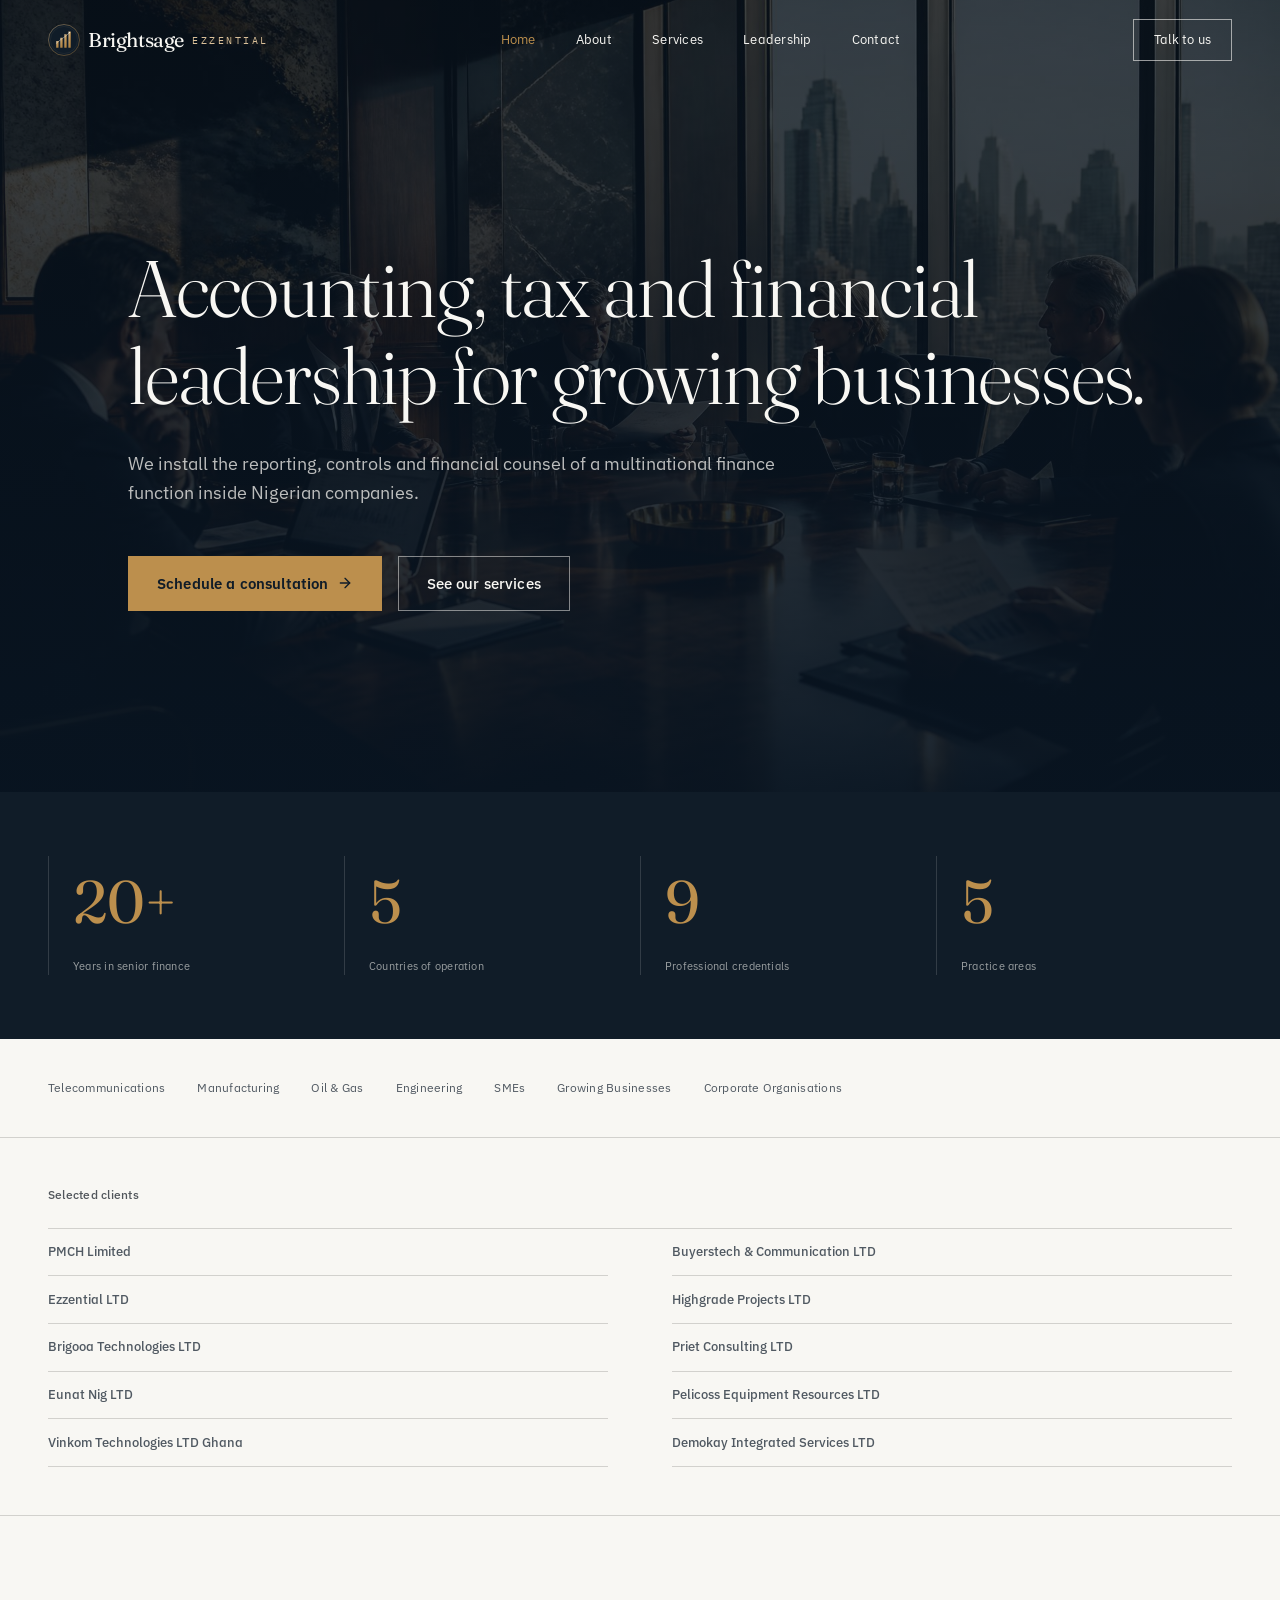
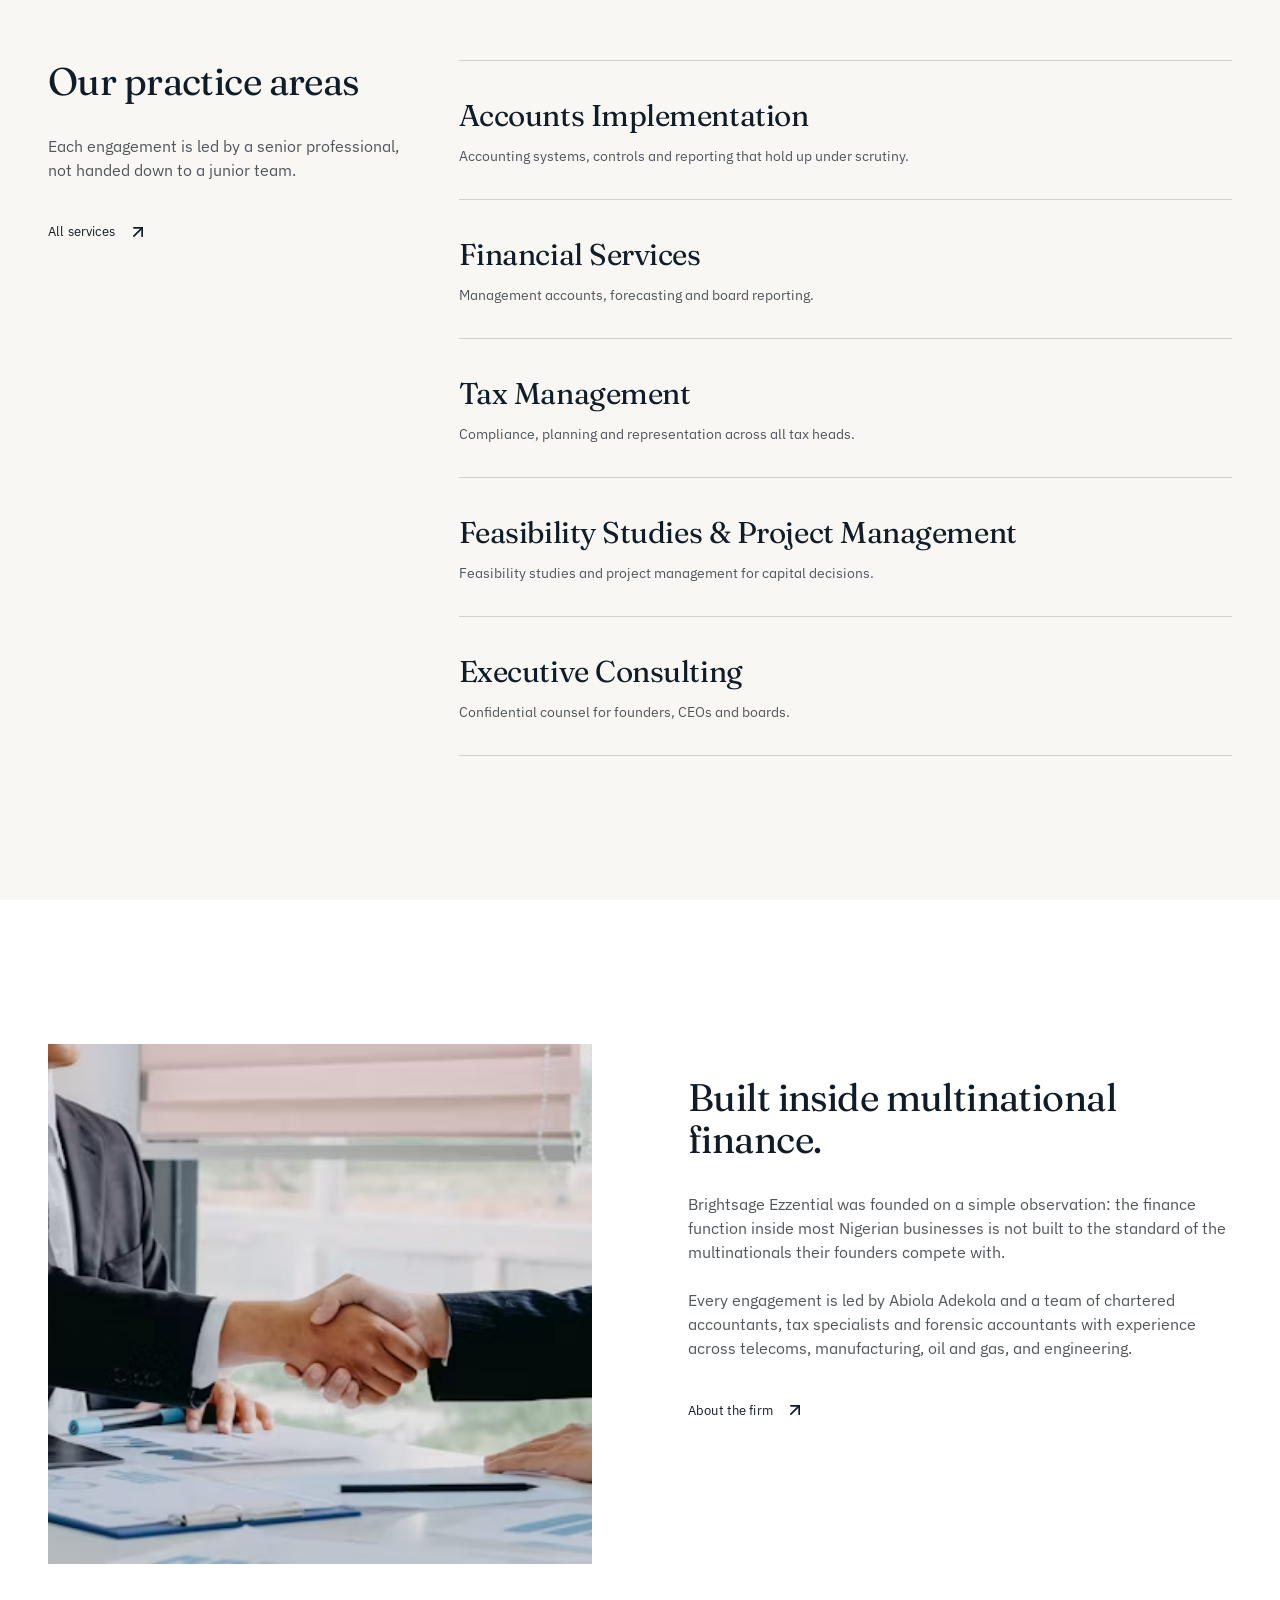
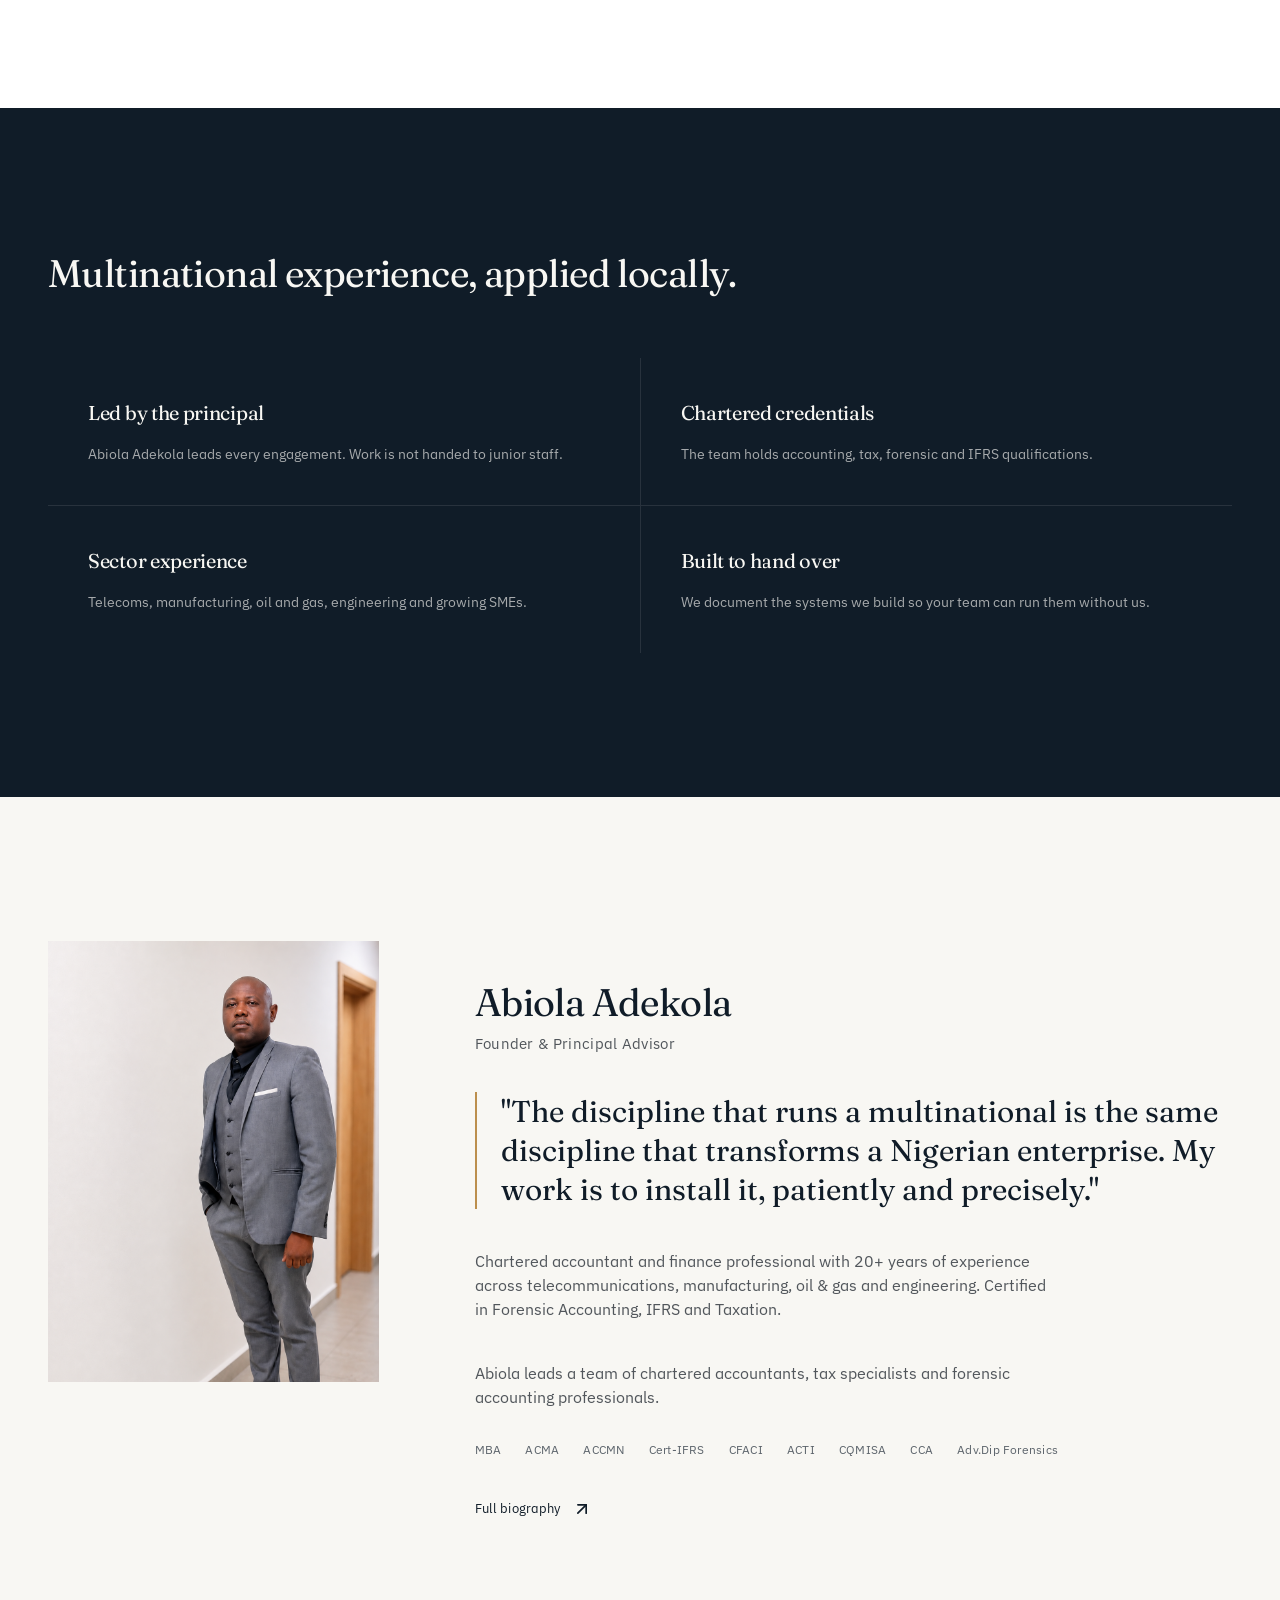
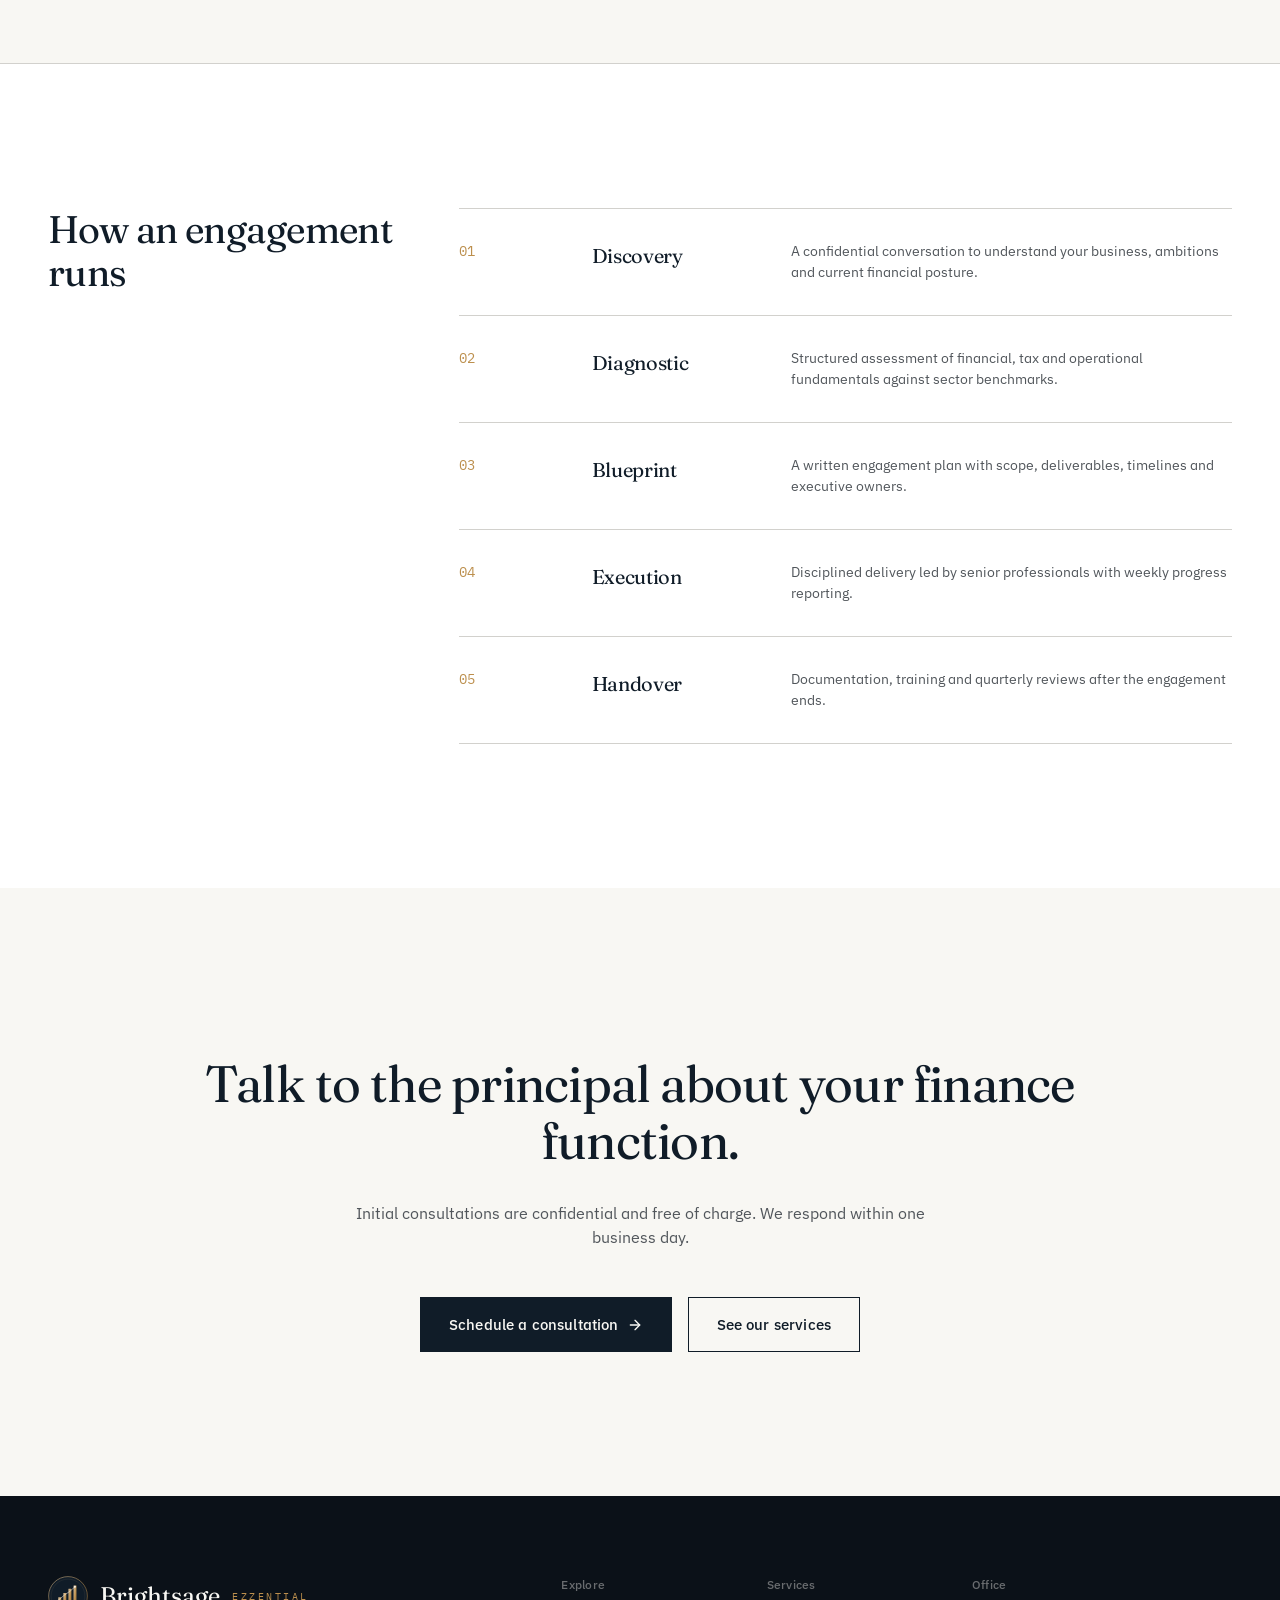
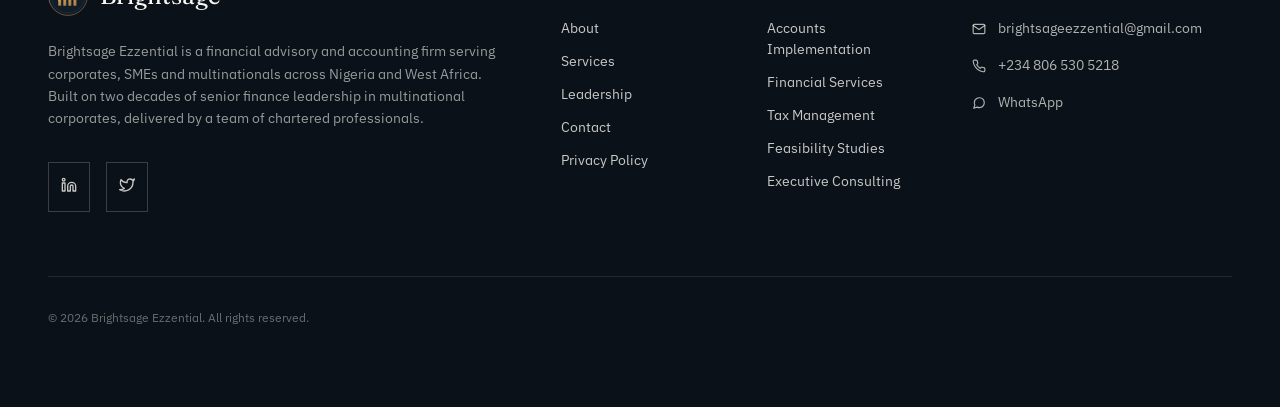
<file: index.html>
<!DOCTYPE html>
<html lang="en">
<head>
  <meta charset="utf-8">
  <meta name="viewport" content="width=device-width,initial-scale=1">
  <title>Brightsage Ezzential — Executive Financial Advisory in Nigeria</title>
  <meta name="description" content="A financial advisory and accounting firm in Nigeria. Accounts implementation, financial reporting, tax management, feasibility studies and executive consulting.">
  <link rel="icon" href="favicon.png" type="image/png"><link rel="apple-touch-icon" href="apple-touch-icon.png">
  <link rel="stylesheet" href="css/index.css">

  <meta property="og:title" content="Brightsage Ezzential - Executive Financial Advisory in Nigeria">
  <meta property="og:description" content="A financial advisory and accounting firm in Nigeria. Accounts implementation, financial reporting, tax management, feasibility studies and executive consulting.">
  <meta property="og:type" content="website">
  <meta property="og:image" content="assets/logo/Brightsage_Logo_Icon.png">
  <meta name="twitter:card" content="summary">
  <meta name="twitter:title" content="Brightsage Ezzential - Executive Financial Advisory in Nigeria">
  <meta name="twitter:description" content="Two decades of multinational financial discipline. Executive financial advisory, accounting, taxation and project finance for Nigerian and international businesses.">
</head>
<body class="bg-ivory">
  <header class="site-nav transparent" id="nav">
    <div class="site-nav-inner">
      <a href="index.html" class="brand"><img src="assets/logo/Brightsage_Logo_Icon.svg" alt="Brightsage Ezzential" class="brand-mark"><span class="brand-name text-ivory" id="brandName">Brightsage</span><span class="brand-sub text-gold-soft" id="brandSub">Ezzential</span></a>
      <nav class="nav-links">
        <a href="index.html" class="text-ivory active">Home</a>
        <a href="about.html" class="text-ivory">About</a>
        <a href="services.html" class="text-ivory">Services</a>
        <a href="leadership.html" class="text-ivory">Leadership</a>
        <a href="contact.html" class="text-ivory">Contact</a>
      </nav>
      <div class="nav-cta">
        <a href="contact.html" class="transparent" id="navCta">Talk to us</a>
      </div>
      <button class="nav-toggle text-ivory" id="navToggle" aria-label="Toggle menu" aria-controls="mobileMenu" aria-expanded="false">
        <svg width="22" height="22" viewBox="0 0 24 24" fill="none" stroke="currentColor" stroke-width="2" stroke-linecap="round" stroke-linejoin="round" id="menuIcon"><line x1="3" y1="6" x2="21" y2="6"/><line x1="3" y1="12" x2="21" y2="12"/><line x1="3" y1="18" x2="21" y2="18"/></svg>
      </button>
    </div>
    <div class="mobile-menu" id="mobileMenu">
      <nav>
        <a href="index.html">Home</a>
        <a href="about.html">About</a>
        <a href="services.html">Services</a>
        <a href="leadership.html">Leadership</a>
        <a href="contact.html">Contact</a>
        <a href="contact.html" class="btn-primary">Talk to us</a>
      </nav>
    </div>
  </header>

  <section class="hero">
    <img src="assets/hero-boardroom.jpg" alt="Senior executives reviewing financial reports in a boardroom" class="hero-img" fetchpriority="high">
    <div class="hero-overlay-1"></div>
    <div class="hero-inner">
      <div class="hero-content">
        <h1>Accounting, tax and financial leadership for growing businesses.</h1>
        <p class="hero-intro">We install the reporting, controls and financial counsel of a multinational finance function inside Nigerian companies.</p>
        <div class="hero-cta">
          <a href="contact.html" class="btn-gold">Schedule a consultation
            <svg class="icon-arrow-right" viewBox="0 0 24 24" fill="none" stroke="currentColor" stroke-width="2" stroke-linecap="round" stroke-linejoin="round"><line x1="5" y1="12" x2="19" y2="12"/><polyline points="12 5 19 12 12 19"/></svg>
          </a>
          <a href="services.html" class="btn-outline">See our services</a>
        </div>
      </div>
    </div>
  </section>

  <section class="stats">
    <div class="stats-inner">
      <div class="stat"><div class="stat-value">20+</div><div class="stat-label">Years in senior finance</div></div>
      <div class="stat"><div class="stat-value">5</div><div class="stat-label">Countries of operation</div></div>
      <div class="stat"><div class="stat-value">9</div><div class="stat-label">Professional credentials</div></div>
      <div class="stat"><div class="stat-value">5</div><div class="stat-label">Practice areas</div></div>
    </div>
  </section>

  <section class="industries-bar">
    <div class="industries-bar-inner">
      <div class="industries-list">
        <span>Telecommunications</span>
        <span>Manufacturing</span>
        <span>Oil & Gas</span>
        <span>Engineering</span>
        <span>SMEs</span>
        <span>Growing Businesses</span>
        <span>Corporate Organisations</span>
      </div>
    </div>
  </section>

  <section class="trusted-by">
    <div class="trusted-by-inner">
      <span class="eyebrow">Selected clients</span>
      <div class="trusted-list">
        <span>PMCH Limited</span>
        <span>Buyerstech & Communication LTD</span>
        <span>Ezzential LTD</span>
        <span>Highgrade Projects LTD</span>
        <span>Brigooa Technologies LTD</span>
        <span>Priet Consulting LTD</span>
        <span>Eunat Nig LTD</span>
        <span>Pelicoss Equipment Resources LTD</span>
        <span>Vinkom Technologies LTD Ghana</span>
        <span>Demokay Integrated Services LTD</span>
      </div>
    </div>
  </section>

  <section class="services-preview">
    <div class="services-preview-inner">
      <div class="services-preview-grid">
        <div class="services-preview-left">
          <h2>Our practice areas</h2>
          <p>Each engagement is led by a senior professional, not handed down to a junior team.</p>
          <a href="services.html" class="services-preview-link link-underline">All services
            <svg class="icon-arrow-up-right" viewBox="0 0 24 24" fill="none" stroke="currentColor" stroke-width="2" stroke-linecap="round" stroke-linejoin="round"><line x1="7" y1="17" x2="17" y2="7"/><polyline points="7 7 17 7 17 17"/></svg>
          </a>
        </div>
        <div class="services-preview-right">
          <ul class="services-list">
            <li><a href="services/accounts-implementation.html" class="service-link">
              <div class="service-item-left">
                <div>
                  <h3 class="service-title">Accounts Implementation</h3>
                  <p class="service-tagline">Accounting systems, controls and reporting that hold up under scrutiny.</p>
                </div>
              </div>
            </a></li>
            <li><a href="services/financial-services.html" class="service-link">
              <div class="service-item-left">
                <div>
                  <h3 class="service-title">Financial Services</h3>
                  <p class="service-tagline">Management accounts, forecasting and board reporting.</p>
                </div>
              </div>

            </a></li>
            <li><a href="services/tax-management.html" class="service-link">
              <div class="service-item-left">
                <div>
                  <h3 class="service-title">Tax Management</h3>
                  <p class="service-tagline">Compliance, planning and representation across all tax heads.</p>
                </div>
              </div>

            </a></li>
            <li><a href="services/feasibility-studies.html" class="service-link">
              <div class="service-item-left">
                <div>
                  <h3 class="service-title">Feasibility Studies & Project Management</h3>
                  <p class="service-tagline">Feasibility studies and project management for capital decisions.</p>
                </div>
              </div>

            </a></li>
            <li><a href="services/executive-consulting.html" class="service-link">
              <div class="service-item-left">
                <div>
                  <h3 class="service-title">Executive Consulting</h3>
                  <p class="service-tagline">Confidential counsel for founders, CEOs and boards.</p>
                </div>
              </div>

            </a></li>
          </ul>
        </div>
      </div>
    </div>
  </section>

  <section class="about-preview">
    <div class="about-preview-inner">
      <div class="about-preview-img-col">
        <img src="assets/about-handshake.avif" alt="Executive advisory meeting" loading="lazy" class="about-preview-img">
      </div>
      <div class="about-preview-text">
        <h2>Built inside multinational finance.</h2>
        <p>Brightsage Ezzential was founded on a simple observation: the finance function inside most Nigerian businesses is not built to the standard of the multinationals their founders compete with.</p>
        <p>Every engagement is led by Abiola Adekola and a team of chartered accountants, tax specialists and forensic accountants with experience across telecoms, manufacturing, oil and gas, and engineering.</p>
        <a href="about.html" class="link-underline">About the firm
          <svg class="icon-arrow-up-right" viewBox="0 0 24 24" fill="none" stroke="currentColor" stroke-width="2" stroke-linecap="round" stroke-linejoin="round"><line x1="7" y1="17" x2="17" y2="7"/><polyline points="7 7 17 7 17 17"/></svg>
        </a>
      </div>
    </div>
  </section>

  <section class="why">
    <div class="why-inner">
      <div class="why-head">
        <h2>Multinational experience, applied locally.</h2>
      </div>
      <div class="why-grid">
        <div class="why-card">
          <h3>Led by the principal</h3>
          <p>Abiola Adekola leads every engagement. Work is not handed to junior staff.</p>
        </div>
        <div class="why-card">
          <h3>Chartered credentials</h3>
          <p>The team holds accounting, tax, forensic and IFRS qualifications.</p>
        </div>
        <div class="why-card">
          <h3>Sector experience</h3>
          <p>Telecoms, manufacturing, oil and gas, engineering and growing SMEs.</p>
        </div>
        <div class="why-card">
          <h3>Built to hand over</h3>
          <p>We document the systems we build so your team can run them without us.</p>
        </div>
      </div>
    </div>
  </section>

  <section class="founder">
    <div class="founder-inner">
      <div class="founder-img-col">
        <img src="assets/ceo-portrait.jpeg" alt="Abiola Adekola, Founder & Principal Advisor" class="founder-img" loading="lazy">
      </div>
      <div class="founder-text">
        <h2>Abiola Adekola
          <span class="founder-role">Founder & Principal Advisor</span>
        </h2>
        <blockquote>"The discipline that runs a multinational is the same discipline that transforms a Nigerian enterprise. My work is to install it, patiently and precisely."</blockquote>
        <p class="founder-bio">Chartered accountant and finance professional with 20+ years of experience across telecommunications, manufacturing, oil & gas and engineering. Certified in Forensic Accounting, IFRS and Taxation.</p>
        <p class="founder-bio">Abiola leads a team of chartered accountants, tax specialists and forensic accounting professionals.</p>
        <div class="founder-certs">
          <span>MBA</span><span>ACMA</span><span>ACCMN</span><span>Cert-IFRS</span><span>CFACI</span><span>ACTI</span><span>CQMISA</span><span>CCA</span><span>Adv.Dip Forensics</span>
        </div>
        <a href="leadership.html" class="link-underline">Full biography
          <svg class="icon-arrow-up-right" viewBox="0 0 24 24" fill="none" stroke="currentColor" stroke-width="2" stroke-linecap="round" stroke-linejoin="round"><line x1="7" y1="17" x2="17" y2="7"/><polyline points="7 7 17 7 17 17"/></svg>
        </a>
      </div>
    </div>
  </section>

  <section class="process">
    <div class="process-inner">
      <div class="process-grid">
        <div class="process-left">
          <h2>How an engagement runs</h2>
        </div>
        <div class="process-right">
          <ol class="process-list">
            <li><span class="process-num">01</span><h3 class="process-title">Discovery</h3><p class="process-desc">A confidential conversation to understand your business, ambitions and current financial posture.</p></li>
            <li><span class="process-num">02</span><h3 class="process-title">Diagnostic</h3><p class="process-desc">Structured assessment of financial, tax and operational fundamentals against sector benchmarks.</p></li>
            <li><span class="process-num">03</span><h3 class="process-title">Blueprint</h3><p class="process-desc">A written engagement plan with scope, deliverables, timelines and executive owners.</p></li>
            <li><span class="process-num">04</span><h3 class="process-title">Execution</h3><p class="process-desc">Disciplined delivery led by senior professionals with weekly progress reporting.</p></li>
            <li><span class="process-num">05</span><h3 class="process-title">Handover</h3><p class="process-desc">Documentation, training and quarterly reviews after the engagement ends.</p></li>
          </ol>
        </div>
      </div>
    </div>
  </section>

  <section class="cta">
    <div class="cta-inner">
      <h2>Talk to the principal about your finance function.</h2>
      <p>Initial consultations are confidential and free of charge. We respond within one business day.</p>
      <div class="cta-buttons">
        <a href="contact.html" class="btn-primary">Schedule a consultation
          <svg class="icon-arrow-right" viewBox="0 0 24 24" fill="none" stroke="currentColor" stroke-width="2" stroke-linecap="round" stroke-linejoin="round"><line x1="5" y1="12" x2="19" y2="12"/><polyline points="12 5 19 12 12 19"/></svg>
        </a>
        <a href="services.html" class="btn-outline">See our services</a>
      </div>
    </div>
  </section>

  <footer class="site-footer">
    <div class="site-footer-inner">
      <div class="footer-grid">
        <div class="footer-brand">
          <div class="footer-brand-header">
            <img src="assets/logo/Brightsage_Logo_Icon.svg" alt="Brightsage Ezzential" class="footer-brand-mark">
            <span class="footer-brand-name">Brightsage</span>
            <span class="footer-brand-sub">Ezzential</span>
          </div>
          <p>Brightsage Ezzential is a financial advisory and accounting firm serving corporates, SMEs and multinationals across Nigeria and West Africa. Built on two decades of senior finance leadership in multinational corporates, delivered by a team of chartered professionals.</p>
          <div class="footer-social">
            <a href="#" aria-label="LinkedIn"><svg viewBox="0 0 24 24" fill="none" stroke="currentColor" stroke-width="2" stroke-linecap="round" stroke-linejoin="round"><path d="M16 8a6 6 0 0 1 6 6v7h-4v-7a2 2 0 0 0-2-2 2 2 0 0 0-2 2v7h-4v-7a6 6 0 0 1 6-6z"/><rect x="2" y="9" width="4" height="12"/><circle cx="4" cy="4" r="2"/></svg></a>
            <a href="#" aria-label="Twitter"><svg viewBox="0 0 24 24" fill="none" stroke="currentColor" stroke-width="2" stroke-linecap="round" stroke-linejoin="round"><path d="M23 3a10.9 10.9 0 0 1-3.14 1.53 4.48 4.48 0 0 0-7.86 3v1A10.66 10.66 0 0 1 3 4s-4 9 5 13a11.64 11.64 0 0 1-7 2c9 5 20 0 20-11.5a4.5 4.5 0 0 0-.08-.83A7.72 7.72 0 0 0 23 3z"/></svg></a>
          </div>
        </div>
        <div class="footer-col col-2">
          <div class="eyebrow">Explore</div>
          <ul>
            <li><a href="about.html" class="link-underline">About</a></li>
            <li><a href="services.html" class="link-underline">Services</a></li>
            <li><a href="leadership.html" class="link-underline">Leadership</a></li>
            <li><a href="contact.html" class="link-underline">Contact</a></li>
            <li><a href="privacy.html" class="link-underline">Privacy Policy</a></li>
          </ul>
        </div>
        <div class="footer-col col-2">
          <div class="eyebrow">Services</div>
          <ul>
            <li><a href="services/accounts-implementation.html" class="link-underline">Accounts Implementation</a></li>
            <li><a href="services/financial-services.html" class="link-underline">Financial Services</a></li>
            <li><a href="services/tax-management.html" class="link-underline">Tax Management</a></li>
            <li><a href="services/feasibility-studies.html" class="link-underline">Feasibility Studies</a></li>
            <li><a href="services/executive-consulting.html" class="link-underline">Executive Consulting</a></li>
          </ul>
        </div>
        <div class="footer-col col-3">
          <div class="eyebrow">Office</div>
          <address class="footer-address">
            <!--<p>Corporate Office<br>Victoria Island, Lagos<br>Federal Republic of Nigeria</p> -->
            <a href="mailto:brightsageezzential@gmail.com"><svg viewBox="0 0 24 24" fill="none" stroke="currentColor" stroke-width="2" stroke-linecap="round" stroke-linejoin="round"><path d="M4 4h16c1.1 0 2 .9 2 2v12c0 1.1-.9 2-2 2H4c-1.1 0-2-.9-2-2V6c0-1.1.9-2 2-2z"/><polyline points="22,6 12,13 2,6"/></svg>brightsageezzential@gmail.com</a>
            <a href="tel:+2348065305218"><svg viewBox="0 0 24 24" fill="none" stroke="currentColor" stroke-width="2" stroke-linecap="round" stroke-linejoin="round"><path d="M22 16.92v3a2 2 0 0 1-2.18 2 19.79 19.79 0 0 1-8.63-3.07 19.5 19.5 0 0 1-6-6 19.79 19.79 0 0 1-3.07-8.67A2 2 0 0 1 4.11 2h3a2 2 0 0 1 2 1.72 12.84 12.84 0 0 0 .7 2.81 2 2 0 0 1-.45 2.11L8.09 9.91a16 16 0 0 0 6 6l1.27-1.27a2 2 0 0 1 2.11-.45 12.84 12.84 0 0 0 2.81.7A2 2 0 0 1 22 16.92z"/></svg> +234 806 530 5218</a><a href="https://wa.me/2348065305218"><svg viewBox="0 0 24 24" fill="none" stroke="currentColor" stroke-width="2" stroke-linecap="round" stroke-linejoin="round"><path d="M21 11.5a8.38 8.38 0 0 1-.9 3.8 8.5 8.5 0 0 1-7.6 4.7 8.38 8.38 0 0 1-3.8-.9L3 21l1.9-5.7a8.38 8.38 0 0 1-.9-3.8 8.5 8.5 0 0 1 4.7-7.6 8.38 8.38 0 0 1 3.8-.9h.5a8.48 8.48 0 0 1 8 8v.5z"/></svg> WhatsApp</a>
          </address>
        </div>
      </div>
      <div class="footer-bottom">
        <p>© 2026 Brightsage Ezzential. All rights reserved.</p>
      </div>
    </div>
  </footer>

  <script>
    (function(){
      var nav = document.getElementById('nav');
      var brandName = document.getElementById('brandName');
      var brandSub = document.getElementById('brandSub');
      var navLinks = nav.querySelectorAll('.nav-links a');
      var navCta = document.getElementById('navCta');
      var navToggle = document.getElementById('navToggle');
      var menuIcon = document.getElementById('menuIcon');
      var mobileMenu = document.getElementById('mobileMenu');
      var isHome = true;

      function onScroll() {
        var scrolled = window.scrollY > 40;
        var solid = scrolled || mobileMenu.classList.contains('open');
        nav.className = 'site-nav ' + (solid ? 'solid' : 'transparent');
        brandName.className = 'brand-name ' + (solid ? 'text-navy' : 'text-ivory');
        brandSub.className = 'brand-sub ' + (solid ? 'text-gold' : 'text-gold-soft');
        navLinks.forEach(function(l){ l.className = l.className.replace('text-navy','').replace('text-ivory','').trim(); l.classList.add(solid ? 'text-navy' : 'text-ivory'); });
        navCta.className = solid ? 'solid' : 'transparent';
        navToggle.className = 'nav-toggle ' + (solid ? 'text-navy' : 'text-ivory');
      }
      window.addEventListener('scroll', onScroll, { passive: true });
      onScroll();

      var open = false;
      navToggle.addEventListener('click', function(){
        open = !open;
        mobileMenu.classList.toggle('open');
        navToggle.setAttribute('aria-expanded', open ? 'true' : 'false');
        onScroll();
      });
    })();
  </script>
</body>
</html>
</file>
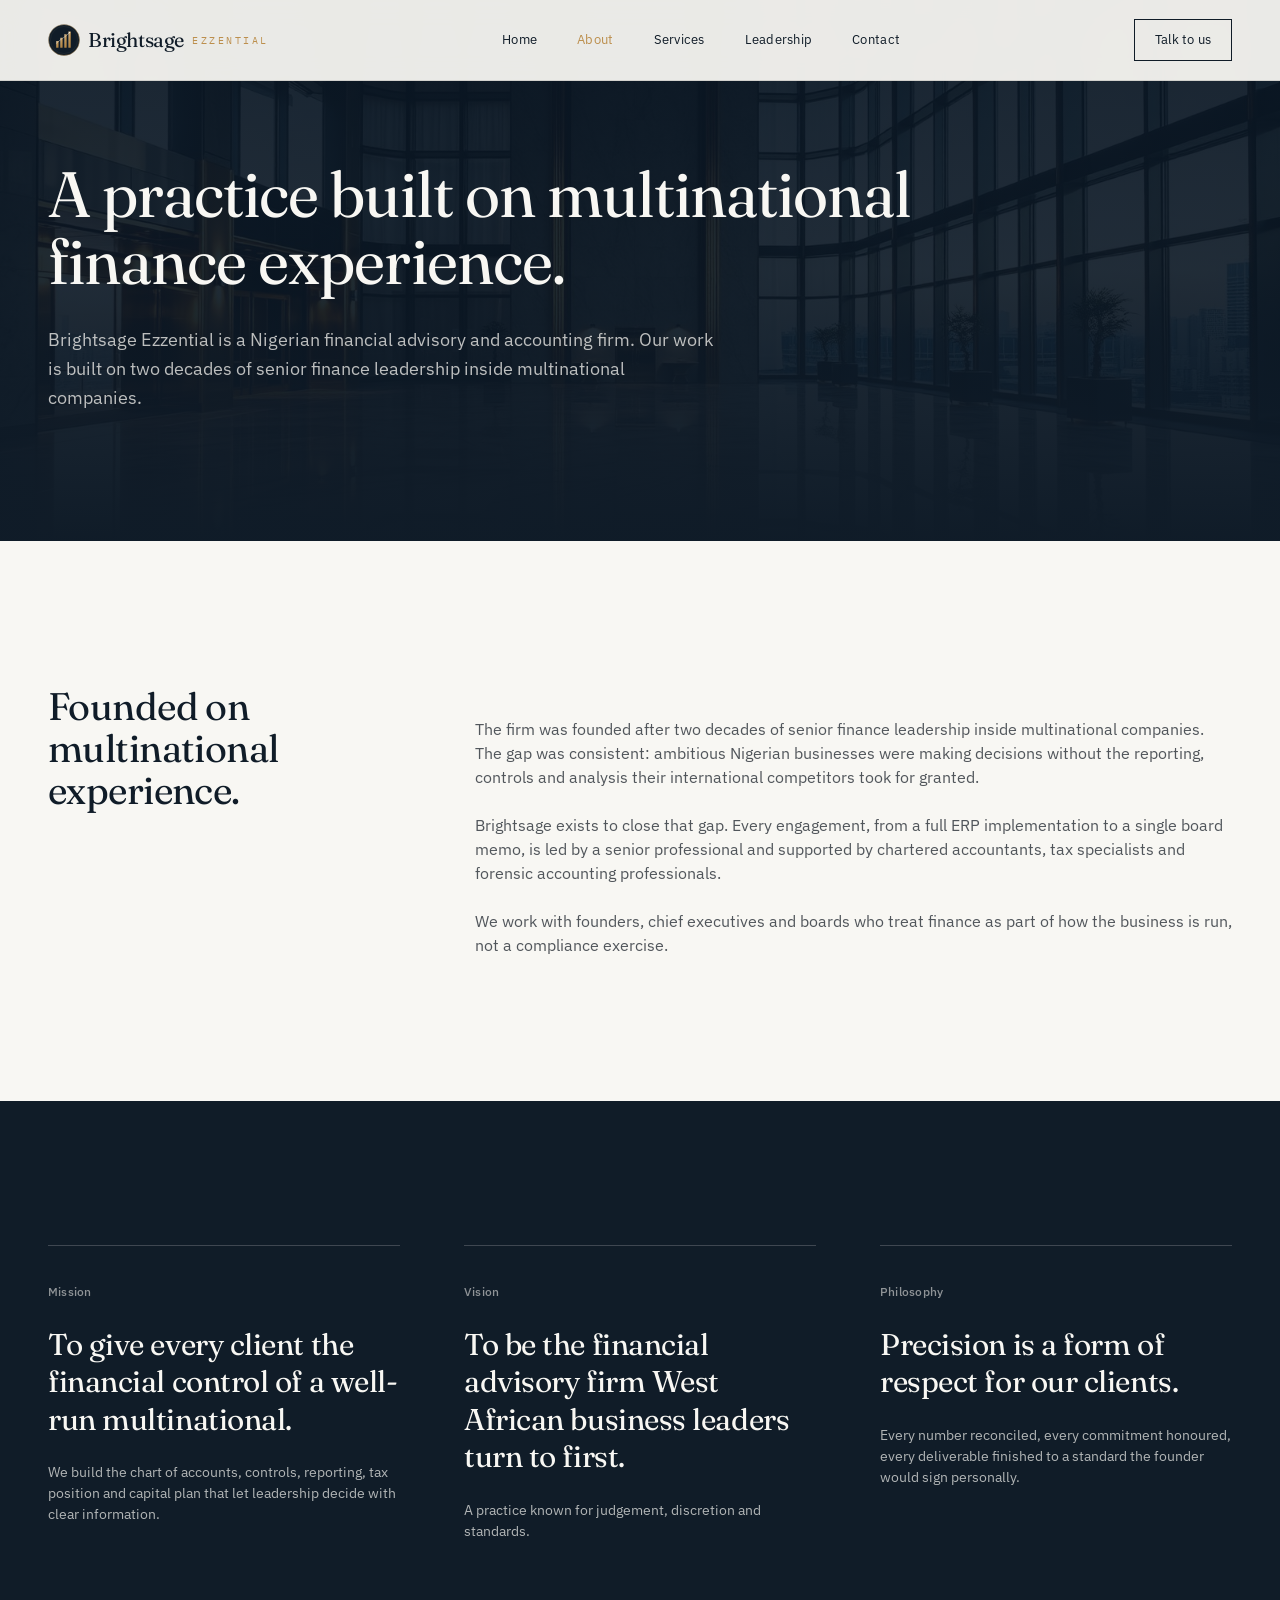
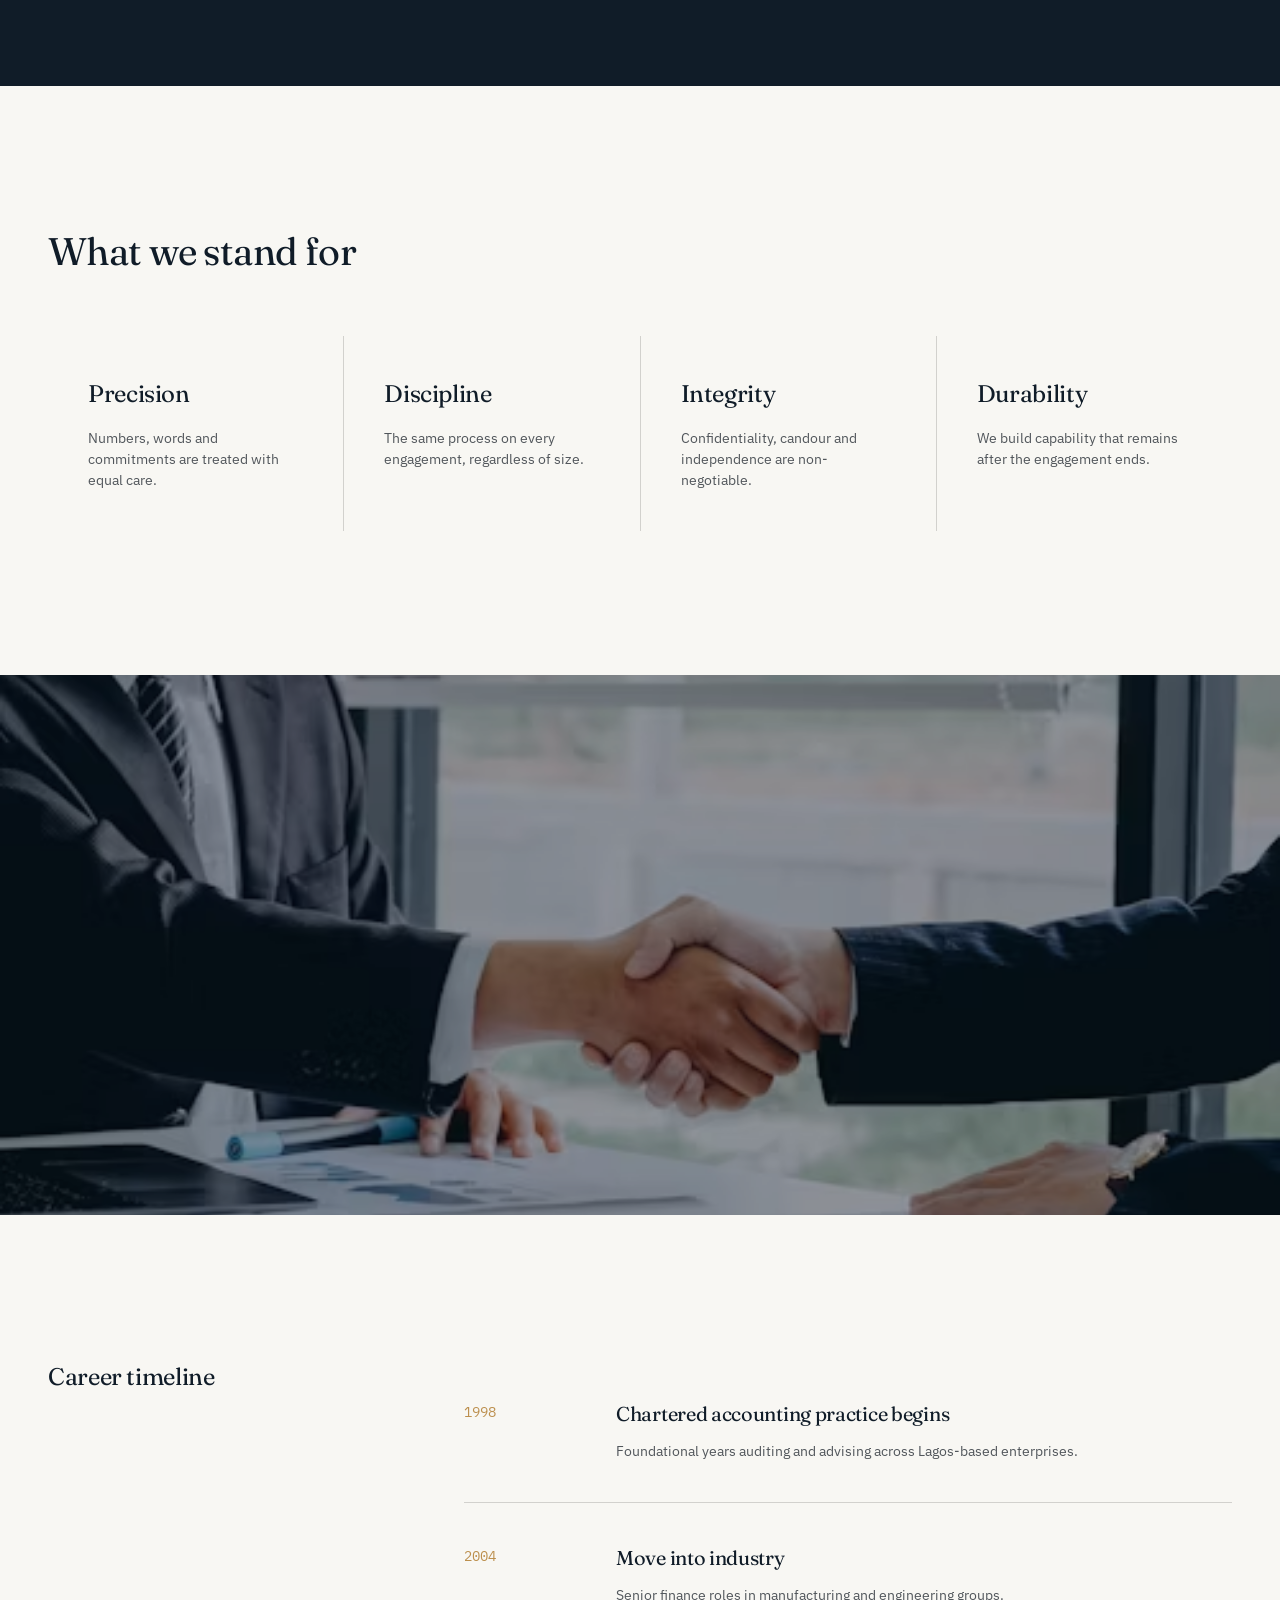
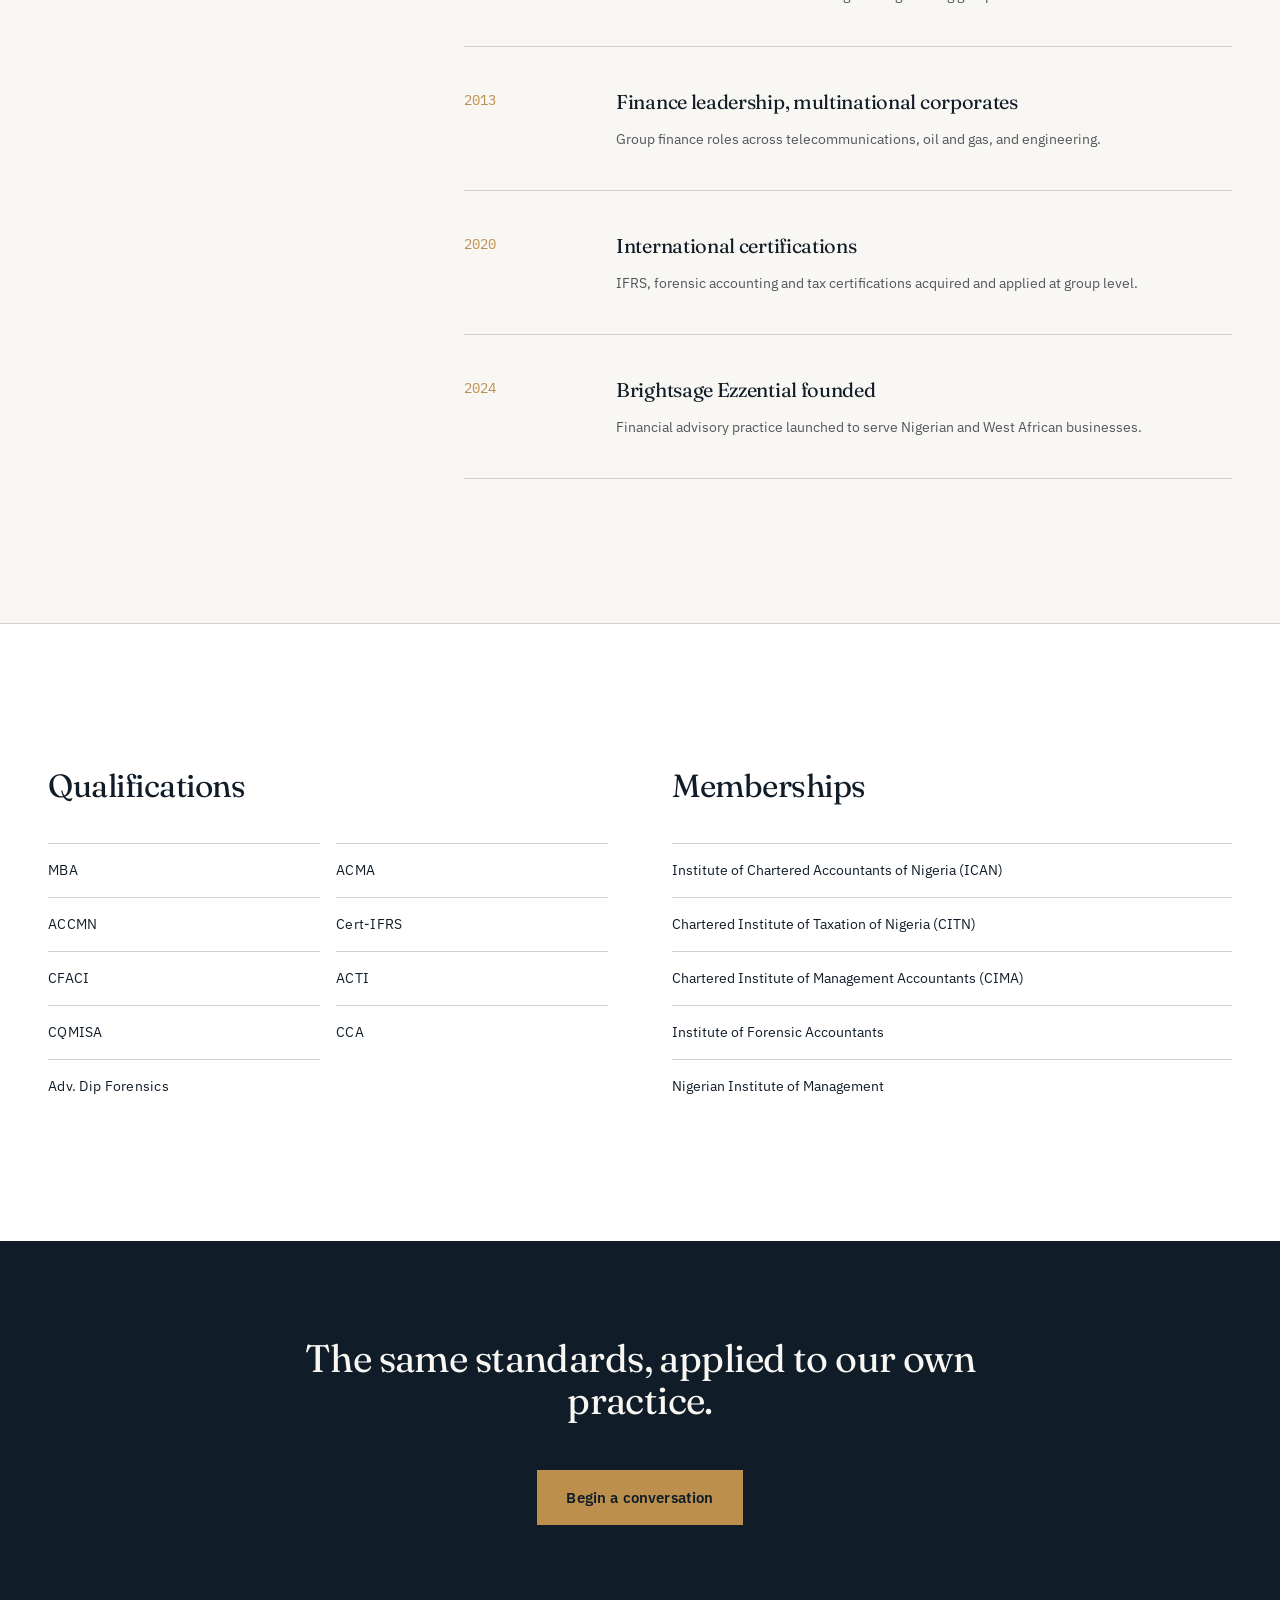
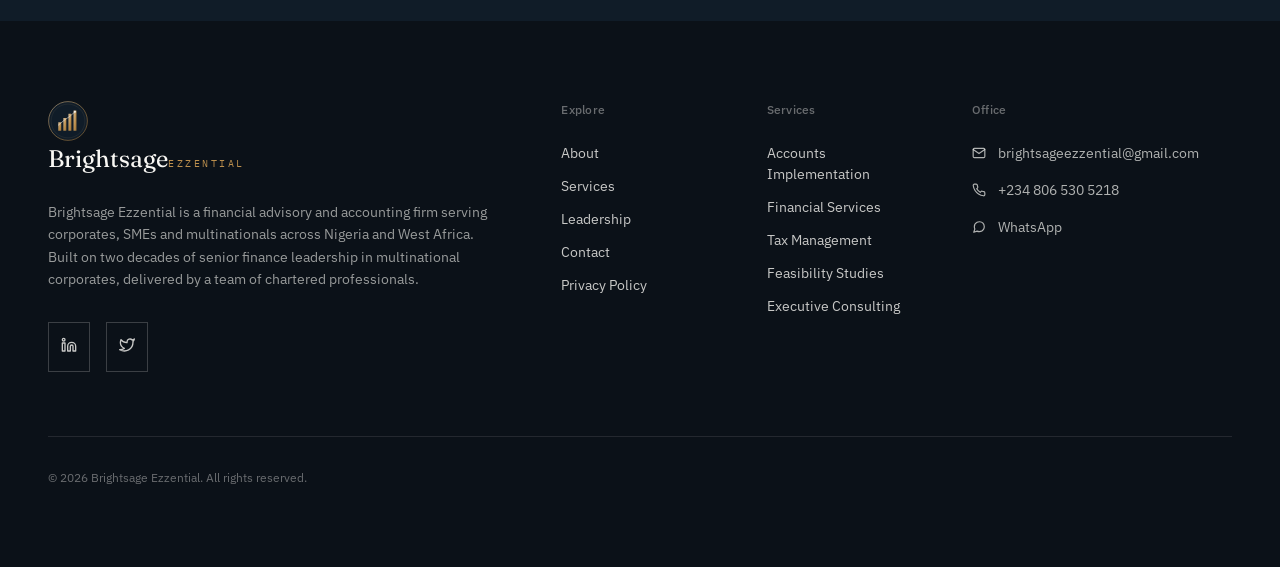
<file: about.html>
<!DOCTYPE html>
<html lang="en">
<head>
  <meta charset="utf-8">
  <meta name="viewport" content="width=device-width,initial-scale=1">
  <title>About — Brightsage Ezzential</title>
  <meta name="description" content="A financial advisory and accounting firm built on two decades of senior finance leadership in multinational companies. Our story, approach and standards.">
  <link rel="icon" href="favicon.png" type="image/png"><link rel="apple-touch-icon" href="apple-touch-icon.png">
  <link rel="stylesheet" href="css/about.css">

  <meta property="og:title" content="About - Brightsage Ezzential">
  <meta property="og:description" content="A financial advisory and accounting firm built on two decades of senior finance leadership in multinational companies. Our story, approach and standards.">
  <meta property="og:type" content="website">
  <meta property="og:image" content="assets/logo/Brightsage_Logo_Icon.png">
  <meta name="twitter:card" content="summary">
  <meta name="twitter:title" content="About - Brightsage Ezzential">
  <meta name="twitter:description" content="A financial advisory and accounting firm built on two decades of senior finance leadership in multinational companies. Our story, approach and standards.">
</head>
<body class="bg-ivory min-h-screen">
  <header class="site-nav">
    <div class="site-nav-inner">
      <a href="index.html" class="brand"><img src="assets/logo/Brightsage_Logo_Icon.svg" alt="Brightsage Ezzential" class="brand-mark"><span class="brand-name">Brightsage</span><span class="brand-sub">Ezzential</span></a>
      <nav class="nav-links">
        <a href="index.html">Home</a><a href="about.html" class="active">About</a><a href="services.html">Services</a><a href="leadership.html">Leadership</a><a href="contact.html">Contact</a>
      </nav>
      <div class="nav-cta"><a href="contact.html">Talk to us</a></div>
      <button class="nav-toggle" id="navToggle" aria-label="Toggle menu" aria-controls="mobileMenu" aria-expanded="false"><svg width="22" height="22" viewBox="0 0 24 24" fill="none" stroke="currentColor" stroke-width="2" stroke-linecap="round" stroke-linejoin="round"><line x1="3" y1="6" x2="21" y2="6"/><line x1="3" y1="12" x2="21" y2="12"/><line x1="3" y1="18" x2="21" y2="18"/></svg></button>
    </div>
    <div class="mobile-menu" id="mobileMenu">
      <nav><a href="index.html">Home</a><a href="about.html">About</a><a href="services.html">Services</a><a href="leadership.html">Leadership</a><a href="contact.html">Contact</a><a href="contact.html" class="btn-primary">Talk to us</a></nav>
    </div>
  </header>

  <section class="page-hero">
    <img src="assets/services-architecture.jpg" alt="" class="page-hero-img">
    <div class="page-hero-overlay"></div>
    <div class="page-hero-content">
      <h1>A practice built on multinational finance experience.</h1>
      <p>Brightsage Ezzential is a Nigerian financial advisory and accounting firm. Our work is built on two decades of senior finance leadership inside multinational companies.</p>
    </div>
  </section>

  <section class="story">
    <div class="story-inner">
      <div class="story-left">
        <h2>Founded on multinational experience.</h2>
        </div>
      <div class="story-right">
        <p>The firm was founded after two decades of senior finance leadership inside multinational companies. The gap was consistent: ambitious Nigerian businesses were making decisions without the reporting, controls and analysis their international competitors took for granted.</p>
        <p>Brightsage exists to close that gap. Every engagement, from a full ERP implementation to a single board memo, is led by a senior professional and supported by chartered accountants, tax specialists and forensic accounting professionals.</p>
        <p>We work with founders, chief executives and boards who treat finance as part of how the business is run, not a compliance exercise.</p>
      </div>
    </div>
  </section>

  <section class="mission">
    <div class="mission-inner">
      <div class="mission-card">
        <span class="eyebrow">Mission</span>
        <h3>To give every client the financial control of a well-run multinational.</h3>
        <p>We build the chart of accounts, controls, reporting, tax position and capital plan that let leadership decide with clear information.</p>
      </div>
      <div class="mission-card">
        <span class="eyebrow">Vision</span>
        <h3>To be the financial advisory firm West African business leaders turn to first.</h3>
        <p>A practice known for judgement, discretion and standards.</p>
      </div>
      <div class="mission-card">
        <span class="eyebrow">Philosophy</span>
        <h3>Precision is a form of respect for our clients.</h3>
        <p>Every number reconciled, every commitment honoured, every deliverable finished to a standard the founder would sign personally.</p>
      </div>
    </div>
  </section>

  <section class="values">
    <div class="values-inner">
      <div class="section-head">
        <h2>What we stand for</h2>
        </div>
      <div class="values-grid">
        <div class="value-card"><h3>Precision</h3><p>Numbers, words and commitments are treated with equal care.</p></div>
        <div class="value-card"><h3>Discipline</h3><p>The same process on every engagement, regardless of size.</p></div>
        <div class="value-card"><h3>Integrity</h3><p>Confidentiality, candour and independence are non-negotiable.</p></div>
        <div class="value-card"><h3>Durability</h3><p>We build capability that remains after the engagement ends.</p></div>
      </div>
    </div>
  </section>

  <section class="image-break">
    <img src="assets/about-handshake.avif" alt="" loading="lazy">
    <div class="overlay"></div>
  </section>

  <section class="timeline-sec">
    <div class="timeline-inner">
      <div class="timeline-grid">
        <div class="timeline-left">
          <h2>Career timeline</h2>
          </div>
        <ol class="timeline-list">
          <li class="timeline-item"><div><span class="timeline-year">1998</span></div><div><h3>Chartered accounting practice begins</h3><p>Foundational years auditing and advising across Lagos-based enterprises.</p></div></li>
          <li class="timeline-item"><div><span class="timeline-year">2004</span></div><div><h3>Move into industry</h3><p>Senior finance roles in manufacturing and engineering groups.</p></div></li>
          <li class="timeline-item"><div><span class="timeline-year">2013</span></div><div><h3>Finance leadership, multinational corporates</h3><p>Group finance roles across telecommunications, oil and gas, and engineering.</p></div></li>
          <li class="timeline-item"><div><span class="timeline-year">2020</span></div><div><h3>International certifications</h3><p>IFRS, forensic accounting and tax certifications acquired and applied at group level.</p></div></li>
          <li class="timeline-item"><div><span class="timeline-year">2024</span></div><div><h3>Brightsage Ezzential founded</h3><p>Financial advisory practice launched to serve Nigerian and West African businesses.</p></div></li>
        </ol>
      </div>
    </div>
  </section>

  <section class="certs">
    <div class="certs-inner">
      <div class="certs-block">
        <h2>Qualifications</h2>
        <ul class="certs-grid">
          <li>MBA</li><li>ACMA</li><li>ACCMN</li><li>Cert-IFRS</li><li>CFACI</li><li>ACTI</li><li>CQMISA</li><li>CCA</li><li>Adv. Dip Forensics</li>
        </ul>
      </div>
      <div class="certs-block">
        <h2>Memberships</h2>
        <ul class="certs-list">
          <li>Institute of Chartered Accountants of Nigeria (ICAN)</li>
          <li>Chartered Institute of Taxation of Nigeria (CITN)</li>
          <li>Chartered Institute of Management Accountants (CIMA)</li>
          <li>Institute of Forensic Accountants</li>
          <li>Nigerian Institute of Management</li>
        </ul>
      </div>
    </div>
  </section>

  <section class="gov-cta">
    <div class="gov-cta-inner">
      <h2>The same standards, applied to our own practice.</h2>
      <div class="gov-cta-btn"><a href="contact.html" class="btn-gold">Begin a conversation</a></div>
    </div>
  </section>

  <footer class="site-footer">
    <div class="site-footer-inner">
      <div class="footer-grid">
        <div class="footer-brand">
          <div class="footer-brand-header"><img src="assets/logo/Brightsage_Logo_Icon.svg" alt="Brightsage Ezzential" class="footer-brand-mark"><span class="footer-brand-name">Brightsage</span><span class="footer-brand-sub">Ezzential</span></div>
          <p>Brightsage Ezzential is a financial advisory and accounting firm serving corporates, SMEs and multinationals across Nigeria and West Africa. Built on two decades of senior finance leadership in multinational corporates, delivered by a team of chartered professionals.</p>
          <div class="footer-social">
            <a href="#" aria-label="LinkedIn"><svg viewBox="0 0 24 24" fill="none" stroke="currentColor" stroke-width="2" stroke-linecap="round" stroke-linejoin="round"><path d="M16 8a6 6 0 0 1 6 6v7h-4v-7a2 2 0 0 0-2-2 2 2 0 0 0-2 2v7h-4v-7a6 6 0 0 1 6-6z"/><rect x="2" y="9" width="4" height="12"/><circle cx="4" cy="4" r="2"/></svg></a>
            <a href="#" aria-label="Twitter"><svg viewBox="0 0 24 24" fill="none" stroke="currentColor" stroke-width="2" stroke-linecap="round" stroke-linejoin="round"><path d="M23 3a10.9 10.9 0 0 1-3.14 1.53 4.48 4.48 0 0 0-7.86 3v1A10.66 10.66 0 0 1 3 4s-4 9 5 13a11.64 11.64 0 0 1-7 2c9 5 20 0 20-11.5a4.5 4.5 0 0 0-.08-.83A7.72 7.72 0 0 0 23 3z"/></svg></a>
          </div>
        </div>
        <div class="footer-col col-2"><div class="eyebrow">Explore</div><ul><li><a href="about.html" class="link-underline">About</a></li><li><a href="services.html" class="link-underline">Services</a></li><li><a href="leadership.html" class="link-underline">Leadership</a></li><li><a href="contact.html" class="link-underline">Contact</a></li><li><a href="privacy.html" class="link-underline">Privacy Policy</a></li></ul></div>
        <div class="footer-col col-2"><div class="eyebrow">Services</div><ul><li><a href="services/accounts-implementation.html" class="link-underline">Accounts Implementation</a></li><li><a href="services/financial-services.html" class="link-underline">Financial Services</a></li><li><a href="services/tax-management.html" class="link-underline">Tax Management</a></li><li><a href="services/feasibility-studies.html" class="link-underline">Feasibility Studies</a></li><li><a href="services/executive-consulting.html" class="link-underline">Executive Consulting</a></li></ul></div>
        <div class="footer-col col-3"><div class="eyebrow">Office</div><address class="footer-address"><!--<p>Corporate Office<br>Victoria Island, Lagos<br>Federal Republic of Nigeria</p>--><a href="mailto:brightsageezzential@gmail.com"><svg viewBox="0 0 24 24" fill="none" stroke="currentColor" stroke-width="2" stroke-linecap="round" stroke-linejoin="round"><path d="M4 4h16c1.1 0 2 .9 2 2v12c0 1.1-.9 2-2 2H4c-1.1 0-2-.9-2-2V6c0-1.1.9-2 2-2z"/><polyline points="22,6 12,13 2,6"/></svg> brightsageezzential@gmail.com</a><a href="tel:+2348065305218"><svg viewBox="0 0 24 24" fill="none" stroke="currentColor" stroke-width="2" stroke-linecap="round" stroke-linejoin="round"><path d="M22 16.92v3a2 2 0 0 1-2.18 2 19.79 19.79 0 0 1-8.63-3.07 19.5 19.5 0 0 1-6-6 19.79 19.79 0 0 1-3.07-8.67A2 2 0 0 1 4.11 2h3a2 2 0 0 1 2 1.72 12.84 12.84 0 0 0 .7 2.81 2 2 0 0 1-.45 2.11L8.09 9.91a16 16 0 0 0 6 6l1.27-1.27a2 2 0 0 1 2.11-.45 12.84 12.84 0 0 0 2.81.7A2 2 0 0 1 22 16.92z"/></svg> +234 806 530 5218</a><a href="https://wa.me/2348065305218"><svg viewBox="0 0 24 24" fill="none" stroke="currentColor" stroke-width="2" stroke-linecap="round" stroke-linejoin="round"><path d="M21 11.5a8.38 8.38 0 0 1-.9 3.8 8.5 8.5 0 0 1-7.6 4.7 8.38 8.38 0 0 1-3.8-.9L3 21l1.9-5.7a8.38 8.38 0 0 1-.9-3.8 8.5 8.5 0 0 1 4.7-7.6 8.38 8.38 0 0 1 3.8-.9h.5a8.48 8.48 0 0 1 8 8v.5z"/></svg> WhatsApp</a></address></div>
      </div>
      <div class="footer-bottom"><p>© 2026 Brightsage Ezzential. All rights reserved.</p></div>
    </div>
  </footer>

  <script>
    (function(){var t=document.getElementById('navToggle'),m=document.getElementById('mobileMenu');t.addEventListener('click',function(){var open=m.classList.toggle('open');t.setAttribute('aria-expanded',open?'true':'false');});})();
  </script>
</body>
</html>
</file>
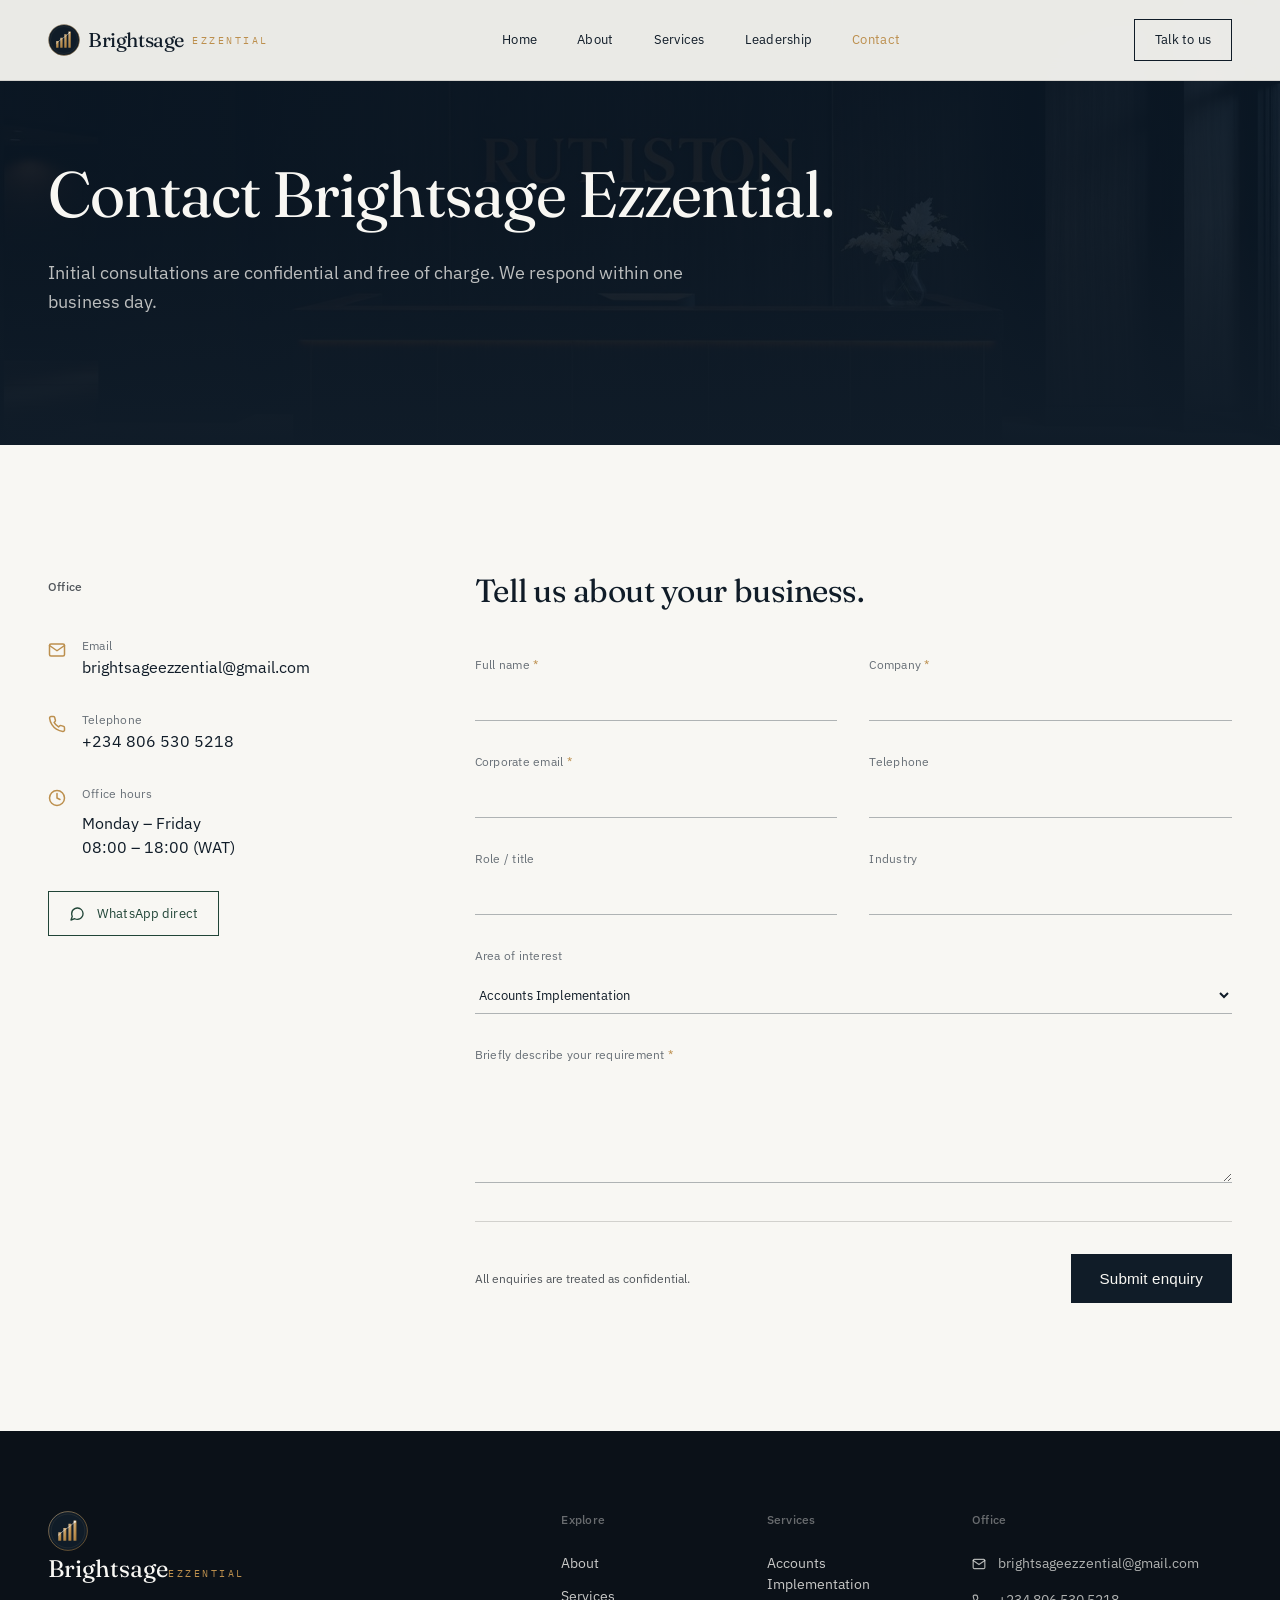
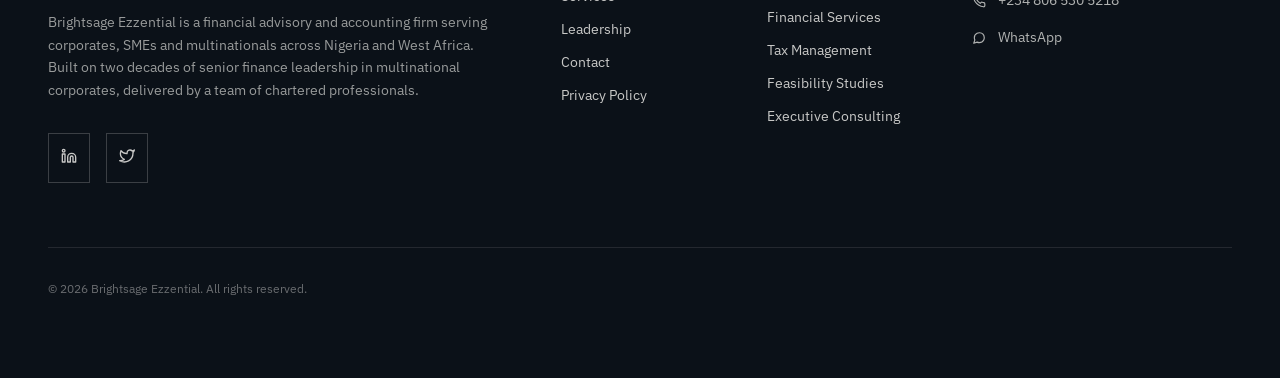
<file: contact.html>
<!DOCTYPE html>
<html lang="en">

<head>
  <meta charset="utf-8">
  <meta name="viewport" content="width=device-width,initial-scale=1">
  <title>Contact — Brightsage Ezzential</title>
  <meta name="description"
    content="Request a confidential consultation. Corporate office in Lagos, Nigeria. Executive advisory response within one business day.">
  <link rel="icon" href="favicon.png" type="image/png">
  <link rel="apple-touch-icon" href="apple-touch-icon.png">
  <link rel="stylesheet" href="css/contact.css">

  <meta property="og:title" content="Contact - Brightsage Ezzential">
  <meta property="og:description" content="Schedule a confidential consultation with a senior finance professional.">
  <meta property="og:type" content="website">
  <meta property="og:image" content="assets/logo/Brightsage_Logo_Icon.png">
  <meta name="twitter:card" content="summary">
  <meta name="twitter:title" content="Contact - Brightsage Ezzential">
  <meta name="twitter:description" content="Schedule a confidential consultation with a senior finance professional.">
</head>

<body class="bg-ivory min-h-screen">
  <header class="site-nav">
    <div class="site-nav-inner">
      <a href="index.html" class="brand"><img src="assets/logo/Brightsage_Logo_Icon.svg" alt="Brightsage Ezzential" class="brand-mark"><span
          class="brand-name">Brightsage</span><span class="brand-sub">Ezzential</span></a>
      <nav class="nav-links">
        <a href="index.html">Home</a><a href="about.html">About</a><a href="services.html">Services</a><a
          href="leadership.html">Leadership</a><a href="contact.html" class="active">Contact</a>
      </nav>
      <div class="nav-cta"><a href="contact.html">Talk to us</a></div>
      <button class="nav-toggle" id="navToggle" aria-label="Toggle menu" aria-controls="mobileMenu" aria-expanded="false"><svg width="22" height="22" viewBox="0 0 24 24"
          fill="none" stroke="currentColor" stroke-width="2" stroke-linecap="round" stroke-linejoin="round">
          <line x1="3" y1="6" x2="21" y2="6" />
          <line x1="3" y1="12" x2="21" y2="12" />
          <line x1="3" y1="18" x2="21" y2="18" />
        </svg></button>
    </div>
    <div class="mobile-menu" id="mobileMenu">
      <nav><a href="index.html">Home</a><a href="about.html">About</a><a href="services.html">Services</a><a
          href="leadership.html">Leadership</a><a href="contact.html">Contact</a><a href="contact.html"
          class="btn-primary">Talk to us</a></nav>
    </div>
  </header>

  <section class="page-hero">
    <img src="assets/contact-lobby.jpg" alt="" class="page-hero-img">
    <div class="page-hero-overlay"></div>
    <div class="page-hero-content">
      <h1>Contact Brightsage Ezzential.</h1>
      <p>Initial consultations are confidential and free of charge. We respond within one business day.</p>
    </div>
  </section>

  <!-- ===== CONTACT MAIN ===== -->
  <section class="contact-main">
    <div class="contact-main-inner">
      <div class="contact-details">
        <span class="eyebrow">Office</span>
        <ul class="contact-detail-list">
          <!-- <li class="contact-detail-item">
            <svg class="icon" viewBox="0 0 24 24" fill="none" stroke="currentColor" stroke-width="2"
              stroke-linecap="round" stroke-linejoin="round">
              <path d="M21 10c0 7-9 13-9 13s-9-6-9-13a9 9 0 0 1 18 0z" />
              <circle cx="12" cy="10" r="3" />
            </svg>
            <div>
              <div class="contact-detail-label">Address</div>
              <div class="contact-detail-value">Corporate Office<br>Victoria Island, Lagos<br>Federal Republic of
                Nigeria</div>
            </div>
          </li> -->
          <li class="contact-detail-item">
            <svg class="icon" viewBox="0 0 24 24" fill="none" stroke="currentColor" stroke-width="2"
              stroke-linecap="round" stroke-linejoin="round">
              <path d="M4 4h16c1.1 0 2 .9 2 2v12c0 1.1-.9 2-2 2H4c-1.1 0-2-.9-2-2V6c0-1.1.9-2 2-2z" />
              <polyline points="22,6 12,13 2,6" />
            </svg>
            <div>
              <div class="contact-detail-label">Email</div>
              <a href="mailto:brightsageezzential@gmail.com" class="contact-detail-value link-underline">brightsageezzential@gmail.com</a>
            </div>
          </li>
          <li class="contact-detail-item">
            <svg class="icon" viewBox="0 0 24 24" fill="none" stroke="currentColor" stroke-width="2"
              stroke-linecap="round" stroke-linejoin="round">
              <path
                d="M22 16.92v3a2 2 0 0 1-2.18 2 19.79 19.79 0 0 1-8.63-3.07 19.5 19.5 0 0 1-6-6 19.79 19.79 0 0 1-3.07-8.67A2 2 0 0 1 4.11 2h3a2 2 0 0 1 2 1.72 12.84 12.84 0 0 0 .7 2.81 2 2 0 0 1-.45 2.11L8.09 9.91a16 16 0 0 0 6 6l1.27-1.27a2 2 0 0 1 2.11-.45 12.84 12.84 0 0 0 2.81.7A2 2 0 0 1 22 16.92z" />
            </svg>
            <div>
              <div class="contact-detail-label">Telephone</div>
              <a href="tel:+2348065305218" class="contact-detail-value link-underline">+234 806 530 5218</a>
            </div>
          </li>
          <li class="contact-detail-item">
            <svg class="icon" viewBox="0 0 24 24" fill="none" stroke="currentColor" stroke-width="2"
              stroke-linecap="round" stroke-linejoin="round">
              <circle cx="12" cy="12" r="10" />
              <polyline points="12 6 12 12 16 14" />
            </svg>
            <div>
              <div class="contact-detail-label">Office hours</div>
              <div class="contact-detail-value">Monday – Friday<br>08:00 – 18:00 (WAT)</div>
            </div>
          </li>
          <li>
            <a href="https://wa.me/2348065305218" class="whatsapp-link">
              <svg viewBox="0 0 24 24" fill="none" stroke="currentColor" stroke-width="2" stroke-linecap="round"
                stroke-linejoin="round">
                <path
                  d="M21 11.5a8.38 8.38 0 0 1-.9 3.8 8.5 8.5 0 0 1-7.6 4.7 8.38 8.38 0 0 1-3.8-.9L3 21l1.9-5.7a8.38 8.38 0 0 1-.9-3.8 8.5 8.5 0 0 1 4.7-7.6 8.38 8.38 0 0 1 3.8-.9h.5a8.48 8.48 0 0 1 8 8v.5z" />
              </svg>
              WhatsApp direct
            </a>
          </li>
        </ul>
      </div>

      <div class="contact-form-col">
        <h2>Tell us about your business.</h2>
        <form id="formWrap" name="contact" method="POST" data-netlify="true" netlify-honeypot="bot-field" class="form-grid">
          <input type="hidden" name="form-name" value="contact">
          <p style="display:none"><label>Leave this field blank: <input name="bot-field"></label></p>
          <div class="form-field"><label>Full name <span class="req">*</span></label><input type="text" name="name"
              required></div>
          <div class="form-field"><label>Company <span class="req">*</span></label><input type="text" name="company"
              required></div>
          <div class="form-field"><label>Corporate email <span class="req">*</span></label><input type="email"
              name="email" required></div>
          <div class="form-field"><label>Telephone</label><input type="tel" name="phone"></div>
          <div class="form-field"><label>Role / title</label><input type="text" name="role"></div>
          <div class="form-field"><label>Industry</label><input type="text" name="industry"></div>
          <div class="form-field form-full"><label>Area of interest</label>
            <select name="interest">
              <option>Accounts Implementation</option>
              <option>Financial Services</option>
              <option>Tax Management</option>
              <option>Feasibility Studies & Project Management</option>
              <option>Executive Consulting</option>
              <option>General enquiry</option>
            </select>
          </div>
          <div class="form-field form-full"><label>Briefly describe your requirement <span
                class="req">*</span></label><textarea rows="5" name="message" required></textarea></div>
          <div class="form-footer">
            <p class="form-footer-note" id="formNote">All enquiries are treated as confidential.</p>
            <button type="submit" class="form-submit" id="submitBtn">Submit enquiry</button>
          </div>
        </form>

        <div id="formSuccess" class="form-success" style="display:none">
          <h3>Thank you.</h3>
          <p>Your enquiry has been received. Our office will respond personally within one business day.</p>
        </div>
      </div>
    </div>
  </section>

  <!-- <section class="map-sec">
    <div class="map-sec-inner">
      <img src="assets/contact-lobby.jpg" alt="Office lobby" loading="lazy">
      <div class="map-overlay"></div>
      <div class="map-content">
        <div>
          <span class="eyebrow">Corporate office</span>
          <p>Victoria Island · Lagos · Nigeria</p>
        </div>
      </div>
    </div>
  </section> -->

  <footer class="site-footer">
    <div class="site-footer-inner">
      <div class="footer-grid">
        <div class="footer-brand">
          <div class="footer-brand-header"><img src="assets/logo/Brightsage_Logo_Icon.svg" alt="Brightsage Ezzential"
              class="footer-brand-mark"><span class="footer-brand-name">Brightsage</span><span
              class="footer-brand-sub">Ezzential</span></div>
          <p>Brightsage Ezzential is a financial advisory and accounting firm serving corporates, SMEs and
            multinationals across Nigeria and West Africa. Built on two decades of senior finance leadership in
            multinational corporates, delivered by a team of chartered professionals.</p>
          <div class="footer-social">
            <a href="#" aria-label="LinkedIn"><svg viewBox="0 0 24 24" fill="none" stroke="currentColor"
                stroke-width="2" stroke-linecap="round" stroke-linejoin="round">
                <path d="M16 8a6 6 0 0 1 6 6v7h-4v-7a2 2 0 0 0-2-2 2 2 0 0 0-2 2v7h-4v-7a6 6 0 0 1 6-6z" />
                <rect x="2" y="9" width="4" height="12" />
                <circle cx="4" cy="4" r="2" />
              </svg></a>
            <a href="#" aria-label="Twitter"><svg viewBox="0 0 24 24" fill="none" stroke="currentColor" stroke-width="2"
                stroke-linecap="round" stroke-linejoin="round">
                <path
                  d="M23 3a10.9 10.9 0 0 1-3.14 1.53 4.48 4.48 0 0 0-7.86 3v1A10.66 10.66 0 0 1 3 4s-4 9 5 13a11.64 11.64 0 0 1-7 2c9 5 20 0 20-11.5a4.5 4.5 0 0 0-.08-.83A7.72 7.72 0 0 0 23 3z" />
              </svg></a>
          </div>
        </div>
        <div class="footer-col col-2">
          <div class="eyebrow">Explore</div>
          <ul>
            <li><a href="about.html" class="link-underline">About</a></li>
            <li><a href="services.html" class="link-underline">Services</a></li>
            <li><a href="leadership.html" class="link-underline">Leadership</a></li>
            <li><a href="contact.html" class="link-underline">Contact</a></li>
            <li><a href="privacy.html" class="link-underline">Privacy Policy</a></li>
          </ul>
        </div>
        <div class="footer-col col-2">
          <div class="eyebrow">Services</div>
          <ul>
            <li><a href="services/accounts-implementation.html" class="link-underline">Accounts Implementation</a></li>
            <li><a href="services/financial-services.html" class="link-underline">Financial Services</a></li>
            <li><a href="services/tax-management.html" class="link-underline">Tax Management</a></li>
            <li><a href="services/feasibility-studies.html" class="link-underline">Feasibility Studies</a></li>
            <li><a href="services/executive-consulting.html" class="link-underline">Executive Consulting</a></li>
          </ul>
        </div>
        <div class="footer-col col-3">
          <div class="eyebrow">Office</div>
          <address class="footer-address">
          <!--  <p>Corporate Office<br>Victoria Island, Lagos<br>Federal Republic of Nigeria</p>-->
            <a
              href="mailto:brightsageezzential@gmail.com"><svg viewBox="0 0 24 24" fill="none" stroke="currentColor"
                stroke-width="2" stroke-linecap="round" stroke-linejoin="round">
                <path d="M4 4h16c1.1 0 2 .9 2 2v12c0 1.1-.9 2-2 2H4c-1.1 0-2-.9-2-2V6c0-1.1.9-2 2-2z" />
                <polyline points="22,6 12,13 2,6" />
              </svg> brightsageezzential@gmail.com</a><a href="tel:+2348065305218"><svg viewBox="0 0 24 24" fill="none"
                stroke="currentColor" stroke-width="2" stroke-linecap="round" stroke-linejoin="round">
                <path
                  d="M22 16.92v3a2 2 0 0 1-2.18 2 19.79 19.79 0 0 1-8.63-3.07 19.5 19.5 0 0 1-6-6 19.79 19.79 0 0 1-3.07-8.67A2 2 0 0 1 4.11 2h3a2 2 0 0 1 2 1.72 12.84 12.84 0 0 0 .7 2.81 2 2 0 0 1-.45 2.11L8.09 9.91a16 16 0 0 0 6 6l1.27-1.27a2 2 0 0 1 2.11-.45 12.84 12.84 0 0 0 2.81.7A2 2 0 0 1 22 16.92z" />
              </svg> +234 806 530 5218</a><a href="https://wa.me/2348065305218"><svg viewBox="0 0 24 24" fill="none"
                stroke="currentColor" stroke-width="2" stroke-linecap="round" stroke-linejoin="round">
                <path
                  d="M21 11.5a8.38 8.38 0 0 1-.9 3.8 8.5 8.5 0 0 1-7.6 4.7 8.38 8.38 0 0 1-3.8-.9L3 21l1.9-5.7a8.38 8.38 0 0 1-.9-3.8 8.5 8.5 0 0 1 4.7-7.6 8.38 8.38 0 0 1 3.8-.9h.5a8.48 8.48 0 0 1 8 8v.5z" />
              </svg> WhatsApp</a>
          </address>
        </div>
      </div>
      <div class="footer-bottom">
        <p>© 2026 Brightsage Ezzential. All rights reserved.</p>
      </div>
    </div>
  </footer>

  <script>
    (function () {
      var t = document.getElementById('navToggle'), m = document.getElementById('mobileMenu');
      t.addEventListener('click', function () { m.classList.toggle('open'); });
      var form = document.getElementById('formWrap');
      var success = document.getElementById('formSuccess');
      var note = document.getElementById('formNote');
      form.addEventListener('submit', function (e) {
        e.preventDefault();
        var inputs = form.querySelectorAll('input[required],textarea[required]');
        var ok = true;
        for (var i = 0; i < inputs.length; i++) { if (!inputs[i].value) { ok = false; } }
        if (!ok) { return; }
        var body = new URLSearchParams(new FormData(form)).toString();
        fetch('/', { method: 'POST', headers: { 'Content-Type': 'application/x-www-form-urlencoded' }, body: body })
          .then(function () { form.style.display = 'none'; success.style.display = 'block'; })
          .catch(function () { note.textContent = 'Something went wrong sending this. Please email brightsageezzential@gmail.com directly.'; });
      });
    })();
  </script>
</body>

</html>
</file>
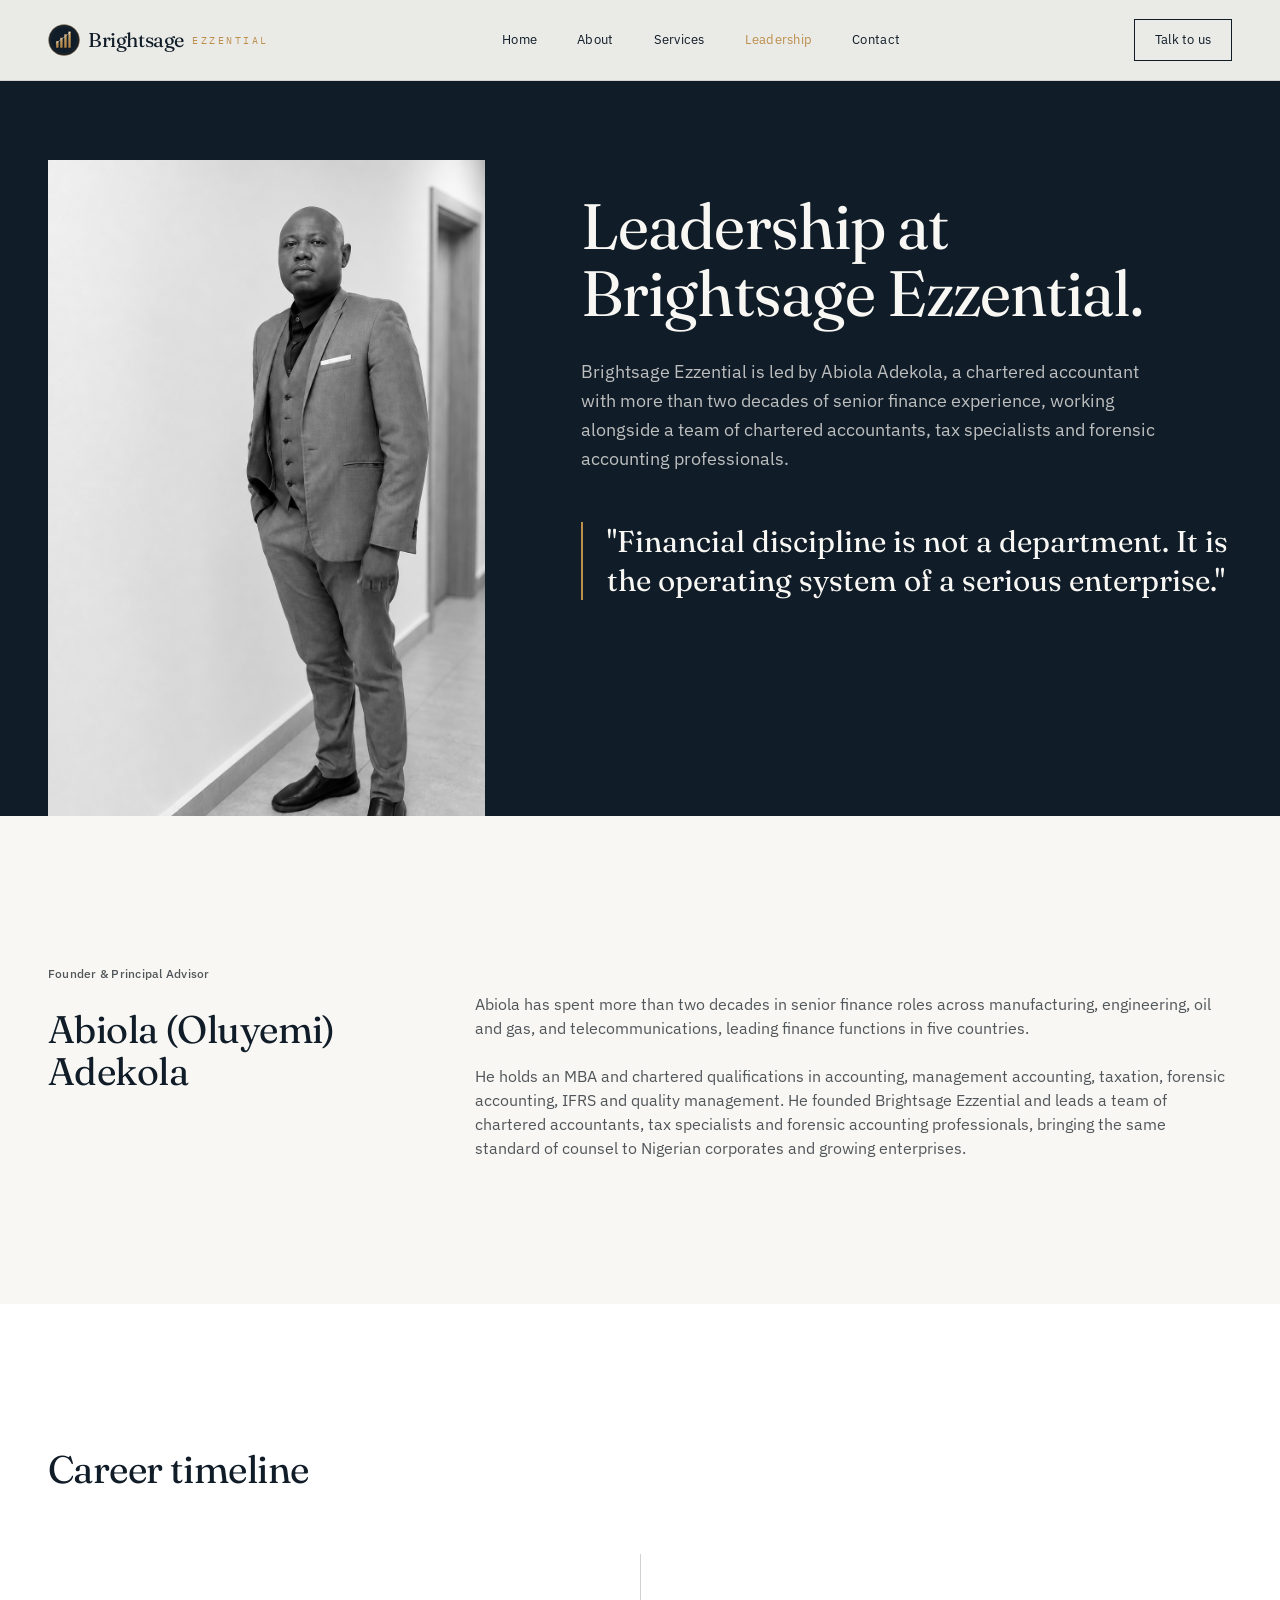
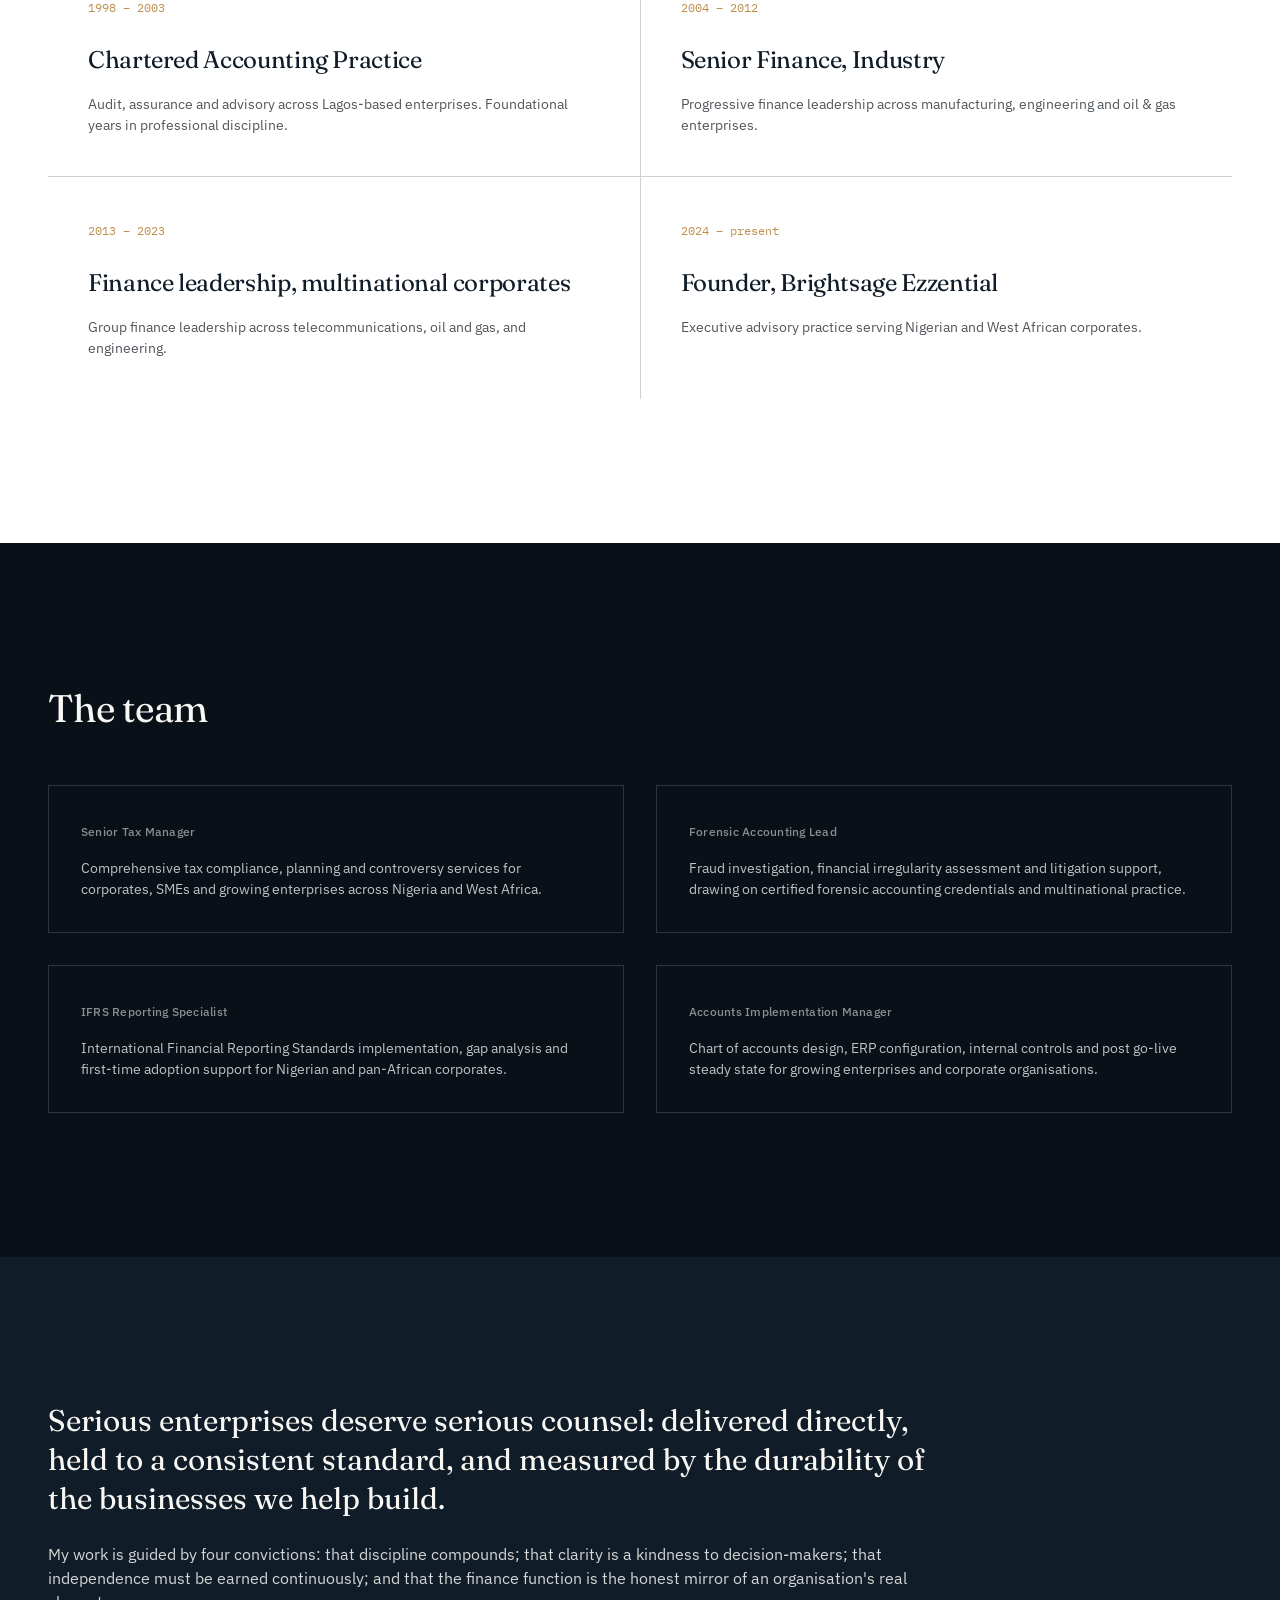
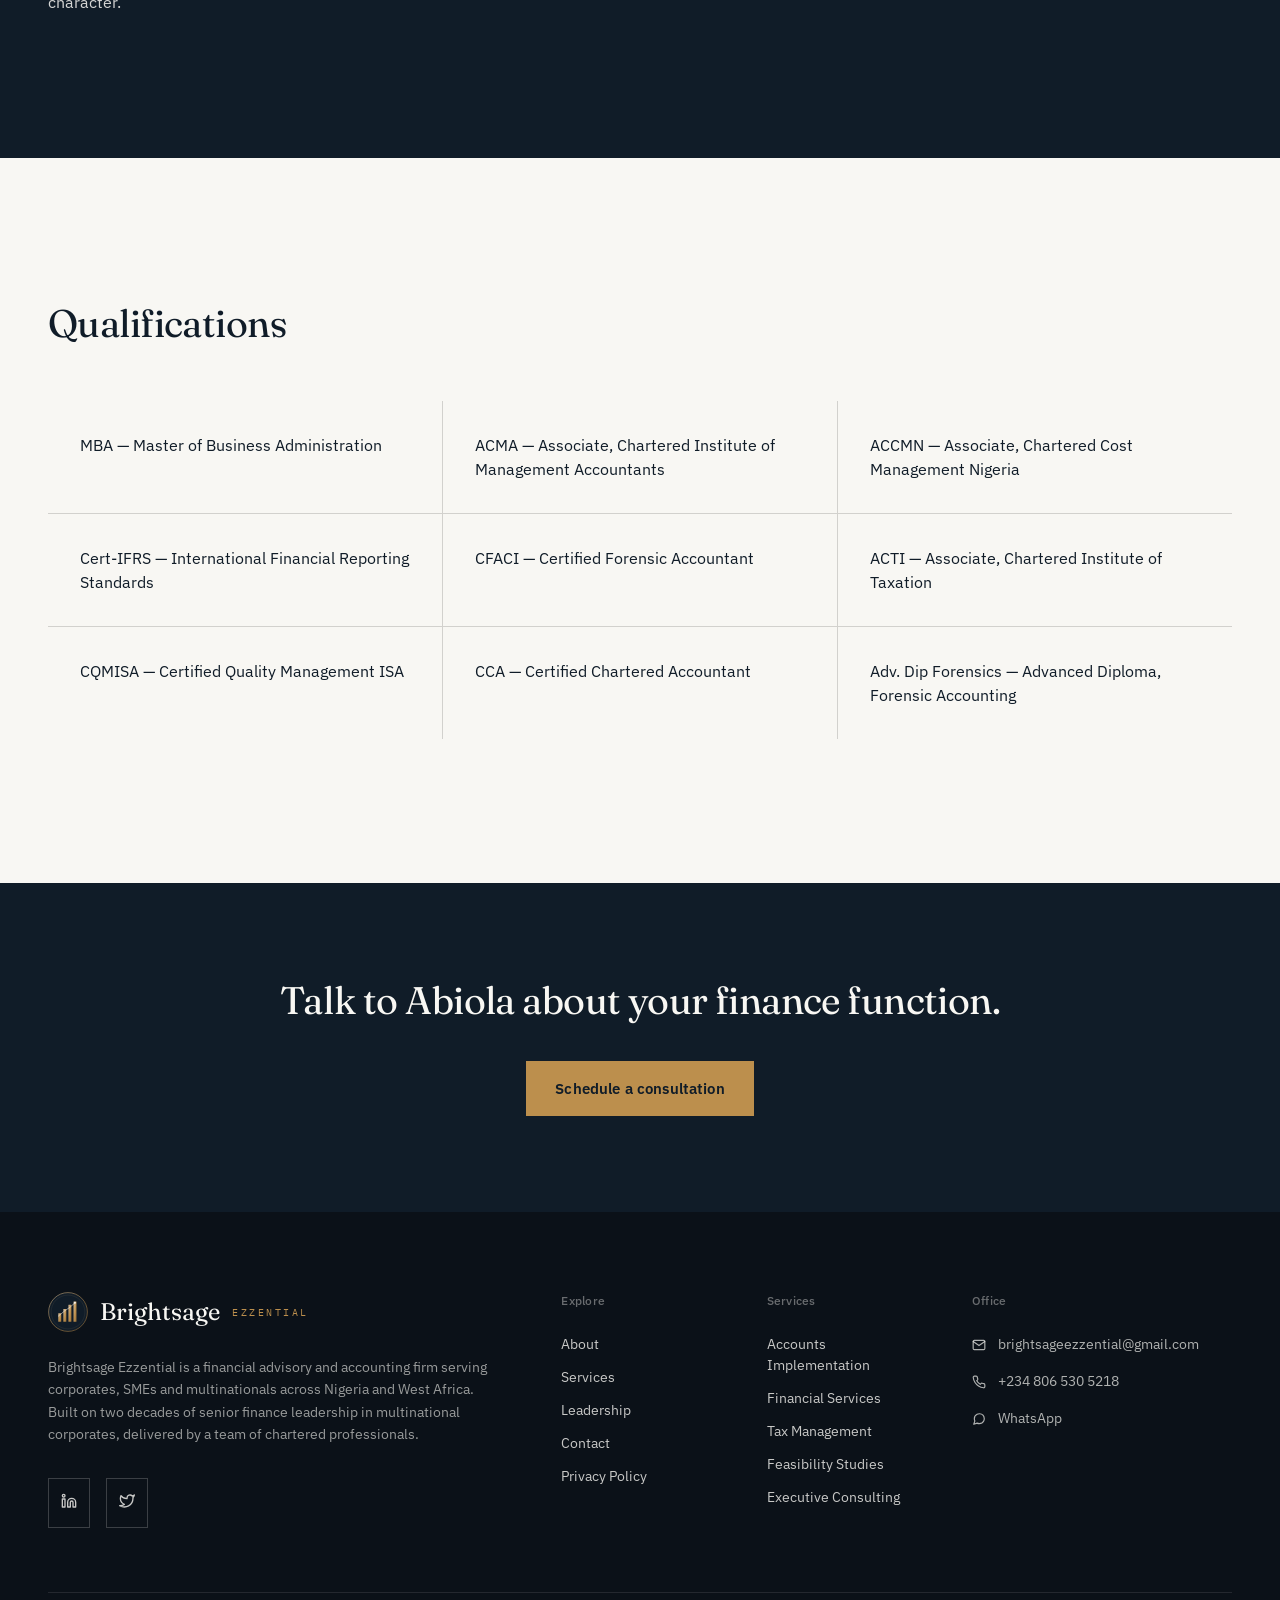
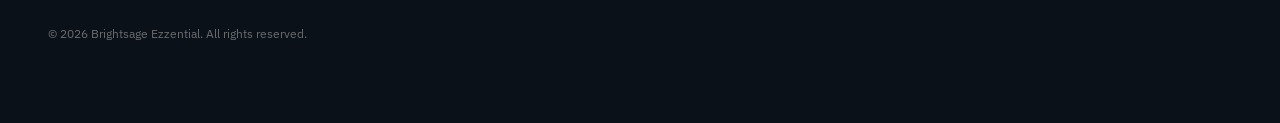
<file: leadership.html>
<!DOCTYPE html>
<html lang="en">
<head>
  <meta charset="utf-8">
  <meta name="viewport" content="width=device-width,initial-scale=1">
  <title>Leadership — Brightsage Ezzential</title>
  <meta name="description" content="Meet Abiola Adekola and the team behind Brightsage Ezzential: chartered accountants, tax specialists and forensic accounting professionals.">
  <link rel="icon" href="favicon.png" type="image/png"><link rel="apple-touch-icon" href="apple-touch-icon.png">
  <link rel="stylesheet" href="css/leadership.css">

  <meta property="og:title" content="Leadership - Brightsage Ezzential">
  <meta property="og:description" content="Meet Abiola Adekola and the team behind Brightsage Ezzential: chartered accountants, tax specialists and forensic accounting professionals.">
  <meta property="og:type" content="website">
  <meta property="og:image" content="assets/logo/Brightsage_Logo_Icon.png">
  <meta name="twitter:card" content="summary">
  <meta name="twitter:title" content="Leadership - Brightsage Ezzential">
  <meta name="twitter:description" content="Meet Abiola Adekola and the team behind Brightsage Ezzential: chartered accountants, tax specialists and forensic accounting professionals.">
</head>
<body class="bg-ivory min-h-screen">
  <header class="site-nav">
    <div class="site-nav-inner">
      <a href="index.html" class="brand"><img src="assets/logo/Brightsage_Logo_Icon.svg" alt="Brightsage Ezzential" class="brand-mark"><span class="brand-name">Brightsage</span><span class="brand-sub">Ezzential</span></a>
      <nav class="nav-links">
        <a href="index.html">Home</a><a href="about.html">About</a><a href="services.html">Services</a><a href="leadership.html" class="active">Leadership</a><a href="contact.html">Contact</a>
      </nav>
      <div class="nav-cta"><a href="contact.html">Talk to us</a></div>
      <button class="nav-toggle" id="navToggle" aria-label="Toggle menu" aria-controls="mobileMenu" aria-expanded="false"><svg width="22" height="22" viewBox="0 0 24 24" fill="none" stroke="currentColor" stroke-width="2" stroke-linecap="round" stroke-linejoin="round"><line x1="3" y1="6" x2="21" y2="6"/><line x1="3" y1="12" x2="21" y2="12"/><line x1="3" y1="18" x2="21" y2="18"/></svg></button>
    </div>
    <div class="mobile-menu" id="mobileMenu">
      <nav><a href="index.html">Home</a><a href="about.html">About</a><a href="services.html">Services</a><a href="leadership.html">Leadership</a><a href="contact.html">Contact</a><a href="contact.html" class="btn-gold">Schedule a consultation</a></nav>
    </div>
  </header>

  <section class="hero-portrait">
    <div class="hero-portrait-inner">
      <div class="hero-portrait-img-col">
        <img src="./assets/ceo-portrait.jpeg" alt="Abiola Adekola, Founder & Principal Advisor" loading="eager">
      </div>
      <div class="hero-portrait-text">
        <div class="bio-padding">
          <h1>Leadership at Brightsage Ezzential.</h1>
          <p class="hero-portrait-intro">Brightsage Ezzential is led by Abiola Adekola, a chartered accountant with more than two decades of senior finance experience, working alongside a team of chartered accountants, tax specialists and forensic accounting professionals.</p>
          <blockquote>"Financial discipline is not a department. It is the operating system of a serious enterprise."</blockquote>
        </div>
      </div>
    </div>
  </section>

  <section class="bio">
    <div class="bio-inner">
      <div class="bio-left">
        <span class="eyebrow">Founder & Principal Advisor</span>
        <h2>Abiola (Oluyemi) Adekola</h2>
        </div>
      <div class="bio-right">
        <p>Abiola has spent more than two decades in senior finance roles across manufacturing, engineering, oil and gas, and telecommunications, leading finance functions in five countries.</p>
        <p>He holds an MBA and chartered qualifications in accounting, management accounting, taxation, forensic accounting, IFRS and quality management. He founded Brightsage Ezzential and leads a team of chartered accountants, tax specialists and forensic accounting professionals, bringing the same standard of counsel to Nigerian corporates and growing enterprises.</p>
      </div>
    </div>
  </section>

  <section class="journey">
    <div class="journey-inner">
      <div class="section-head">
        <h2>Career timeline</h2>
        </div>
      <ol class="journey-grid">
        <li class="journey-card"><span class="journey-year">1998 – 2003</span><h3>Chartered Accounting Practice</h3><p>Audit, assurance and advisory across Lagos-based enterprises. Foundational years in professional discipline.</p></li>
        <li class="journey-card"><span class="journey-year">2004 – 2012</span><h3>Senior Finance, Industry</h3><p>Progressive finance leadership across manufacturing, engineering and oil & gas enterprises.</p></li>
        <li class="journey-card"><span class="journey-year">2013 – 2023</span><h3>Finance leadership, multinational corporates</h3><p>Group finance leadership across telecommunications, oil and gas, and engineering.</p></li>
        <li class="journey-card"><span class="journey-year">2024 – present</span><h3>Founder, Brightsage Ezzential</h3><p>Executive advisory practice serving Nigerian and West African corporates.</p></li>
      </ol>
    </div>
  </section>

  <section class="team">
    <div class="team-inner">
      <div class="team-head">
        <h2>The team</h2>
      </div>
      <div class="team-grid">
        <div class="team-card">
          <span class="eyebrow">Senior Tax Manager</span>
          <p>Comprehensive tax compliance, planning and controversy services for corporates, SMEs and growing enterprises across Nigeria and West Africa.</p>
        </div>
        <div class="team-card">
          <span class="eyebrow">Forensic Accounting Lead</span>
          <p>Fraud investigation, financial irregularity assessment and litigation support, drawing on certified forensic accounting credentials and multinational practice.</p>
        </div>
        <div class="team-card">
          <span class="eyebrow">IFRS Reporting Specialist</span>
          <p>International Financial Reporting Standards implementation, gap analysis and first-time adoption support for Nigerian and pan-African corporates.</p>
        </div>
        <div class="team-card">
          <span class="eyebrow">Accounts Implementation Manager</span>
          <p>Chart of accounts design, ERP configuration, internal controls and post go-live steady state for growing enterprises and corporate organisations.</p>
        </div>
      </div>
    </div>
  </section>

  <section class="philosophy">
    <div class="philosophy-inner">
      <div class="philosophy-right">
        <p class="philosophy-quote">Serious enterprises deserve serious counsel: delivered directly, held to a consistent standard, and measured by the durability of the businesses we help build.</p>
        <p>My work is guided by four convictions: that discipline compounds; that clarity is a kindness to decision-makers; that independence must be earned continuously; and that the finance function is the honest mirror of an organisation's real character.</p>
      </div>
    </div>
  </section>

  <section class="quals">
    <div class="quals-inner">
      <div class="section-head">
        <h2>Qualifications</h2>
        </div>
      <ul class="quals-grid">
        <li class="qual-card"><p>MBA — Master of Business Administration</p></li>
        <li class="qual-card"><p>ACMA — Associate, Chartered Institute of Management Accountants</p></li>
        <li class="qual-card"><p>ACCMN — Associate, Chartered Cost Management Nigeria</p></li>
        <li class="qual-card"><p>Cert-IFRS — International Financial Reporting Standards</p></li>
        <li class="qual-card"><p>CFACI — Certified Forensic Accountant</p></li>
        <li class="qual-card"><p>ACTI — Associate, Chartered Institute of Taxation</p></li>
        <li class="qual-card"><p>CQMISA — Certified Quality Management ISA</p></li>
        <li class="qual-card"><p>CCA — Certified Chartered Accountant</p></li>
        <li class="qual-card"><p>Adv. Dip Forensics — Advanced Diploma, Forensic Accounting</p></li>
      </ul>
    </div>
  </section>

  <section class="lead-cta">
    <div class="lead-cta-inner">
      <h2>Talk to Abiola about your finance function.</h2>
      <div class="lead-cta-btn"><a href="contact.html" class="btn-gold">Schedule a consultation</a></div>
    </div>
  </section>

  <footer class="site-footer">
    <div class="site-footer-inner">
      <div class="footer-grid">
        <div class="footer-brand">
          <div class="footer-brand-header"><img src="assets/logo/Brightsage_Logo_Icon.svg" alt="Brightsage Ezzential" class="footer-brand-mark"><span class="footer-brand-name">Brightsage</span><span class="footer-brand-sub">Ezzential</span></div>
          <p>Brightsage Ezzential is a financial advisory and accounting firm serving corporates, SMEs and multinationals across Nigeria and West Africa. Built on two decades of senior finance leadership in multinational corporates, delivered by a team of chartered professionals.</p>
          <div class="footer-social">
            <a href="#" aria-label="LinkedIn"><svg viewBox="0 0 24 24" fill="none" stroke="currentColor" stroke-width="2" stroke-linecap="round" stroke-linejoin="round"><path d="M16 8a6 6 0 0 1 6 6v7h-4v-7a2 2 0 0 0-2-2 2 2 0 0 0-2 2v7h-4v-7a6 6 0 0 1 6-6z"/><rect x="2" y="9" width="4" height="12"/><circle cx="4" cy="4" r="2"/></svg></a>
            <a href="#" aria-label="Twitter"><svg viewBox="0 0 24 24" fill="none" stroke="currentColor" stroke-width="2" stroke-linecap="round" stroke-linejoin="round"><path d="M23 3a10.9 10.9 0 0 1-3.14 1.53 4.48 4.48 0 0 0-7.86 3v1A10.66 10.66 0 0 1 3 4s-4 9 5 13a11.64 11.64 0 0 1-7 2c9 5 20 0 20-11.5a4.5 4.5 0 0 0-.08-.83A7.72 7.72 0 0 0 23 3z"/></svg></a>
          </div>
        </div>
        <div class="footer-col col-2"><div class="eyebrow">Explore</div><ul><li><a href="about.html" class="link-underline">About</a></li><li><a href="services.html" class="link-underline">Services</a></li><li><a href="leadership.html" class="link-underline">Leadership</a></li><li><a href="contact.html" class="link-underline">Contact</a></li><li><a href="privacy.html" class="link-underline">Privacy Policy</a></li></ul></div>
        <div class="footer-col col-2"><div class="eyebrow">Services</div><ul><li><a href="services/accounts-implementation.html" class="link-underline">Accounts Implementation</a></li><li><a href="services/financial-services.html" class="link-underline">Financial Services</a></li><li><a href="services/tax-management.html" class="link-underline">Tax Management</a></li><li><a href="services/feasibility-studies.html" class="link-underline">Feasibility Studies</a></li><li><a href="services/executive-consulting.html" class="link-underline">Executive Consulting</a></li></ul></div>
        <div class="footer-col col-3"><div class="eyebrow">Office</div><address class="footer-address"><!--<p>Corporate Office<br>Victoria Island, Lagos<br>Federal Republic of Nigeria</p>--><a href="mailto:brightsageezzential@gmail.com"><svg viewBox="0 0 24 24" fill="none" stroke="currentColor" stroke-width="2" stroke-linecap="round" stroke-linejoin="round"><path d="M4 4h16c1.1 0 2 .9 2 2v12c0 1.1-.9 2-2 2H4c-1.1 0-2-.9-2-2V6c0-1.1.9-2 2-2z"/><polyline points="22,6 12,13 2,6"/></svg>brightsageezzential@gmail.com</a><a href="tel:+2348065305218"><svg viewBox="0 0 24 24" fill="none" stroke="currentColor" stroke-width="2" stroke-linecap="round" stroke-linejoin="round"><path d="M22 16.92v3a2 2 0 0 1-2.18 2 19.79 19.79 0 0 1-8.63-3.07 19.5 19.5 0 0 1-6-6 19.79 19.79 0 0 1-3.07-8.67A2 2 0 0 1 4.11 2h3a2 2 0 0 1 2 1.72 12.84 12.84 0 0 0 .7 2.81 2 2 0 0 1-.45 2.11L8.09 9.91a16 16 0 0 0 6 6l1.27-1.27a2 2 0 0 1 2.11-.45 12.84 12.84 0 0 0 2.81.7A2 2 0 0 1 22 16.92z"/></svg> +234 806 530 5218</a><a href="https://wa.me/2348065305218"><svg viewBox="0 0 24 24" fill="none" stroke="currentColor" stroke-width="2" stroke-linecap="round" stroke-linejoin="round"><path d="M21 11.5a8.38 8.38 0 0 1-.9 3.8 8.5 8.5 0 0 1-7.6 4.7 8.38 8.38 0 0 1-3.8-.9L3 21l1.9-5.7a8.38 8.38 0 0 1-.9-3.8 8.5 8.5 0 0 1 4.7-7.6 8.38 8.38 0 0 1 3.8-.9h.5a8.48 8.48 0 0 1 8 8v.5z"/></svg> WhatsApp</a></address></div>
      </div>
      <div class="footer-bottom"><p>© 2026 Brightsage Ezzential. All rights reserved.</p></div>
    </div>
  </footer>

  <script>
    (function(){var t=document.getElementById('navToggle'),m=document.getElementById('mobileMenu');t.addEventListener('click',function(){var open=m.classList.toggle('open');t.setAttribute('aria-expanded',open?'true':'false');});})();
  </script>
</body>
</html>
</file>
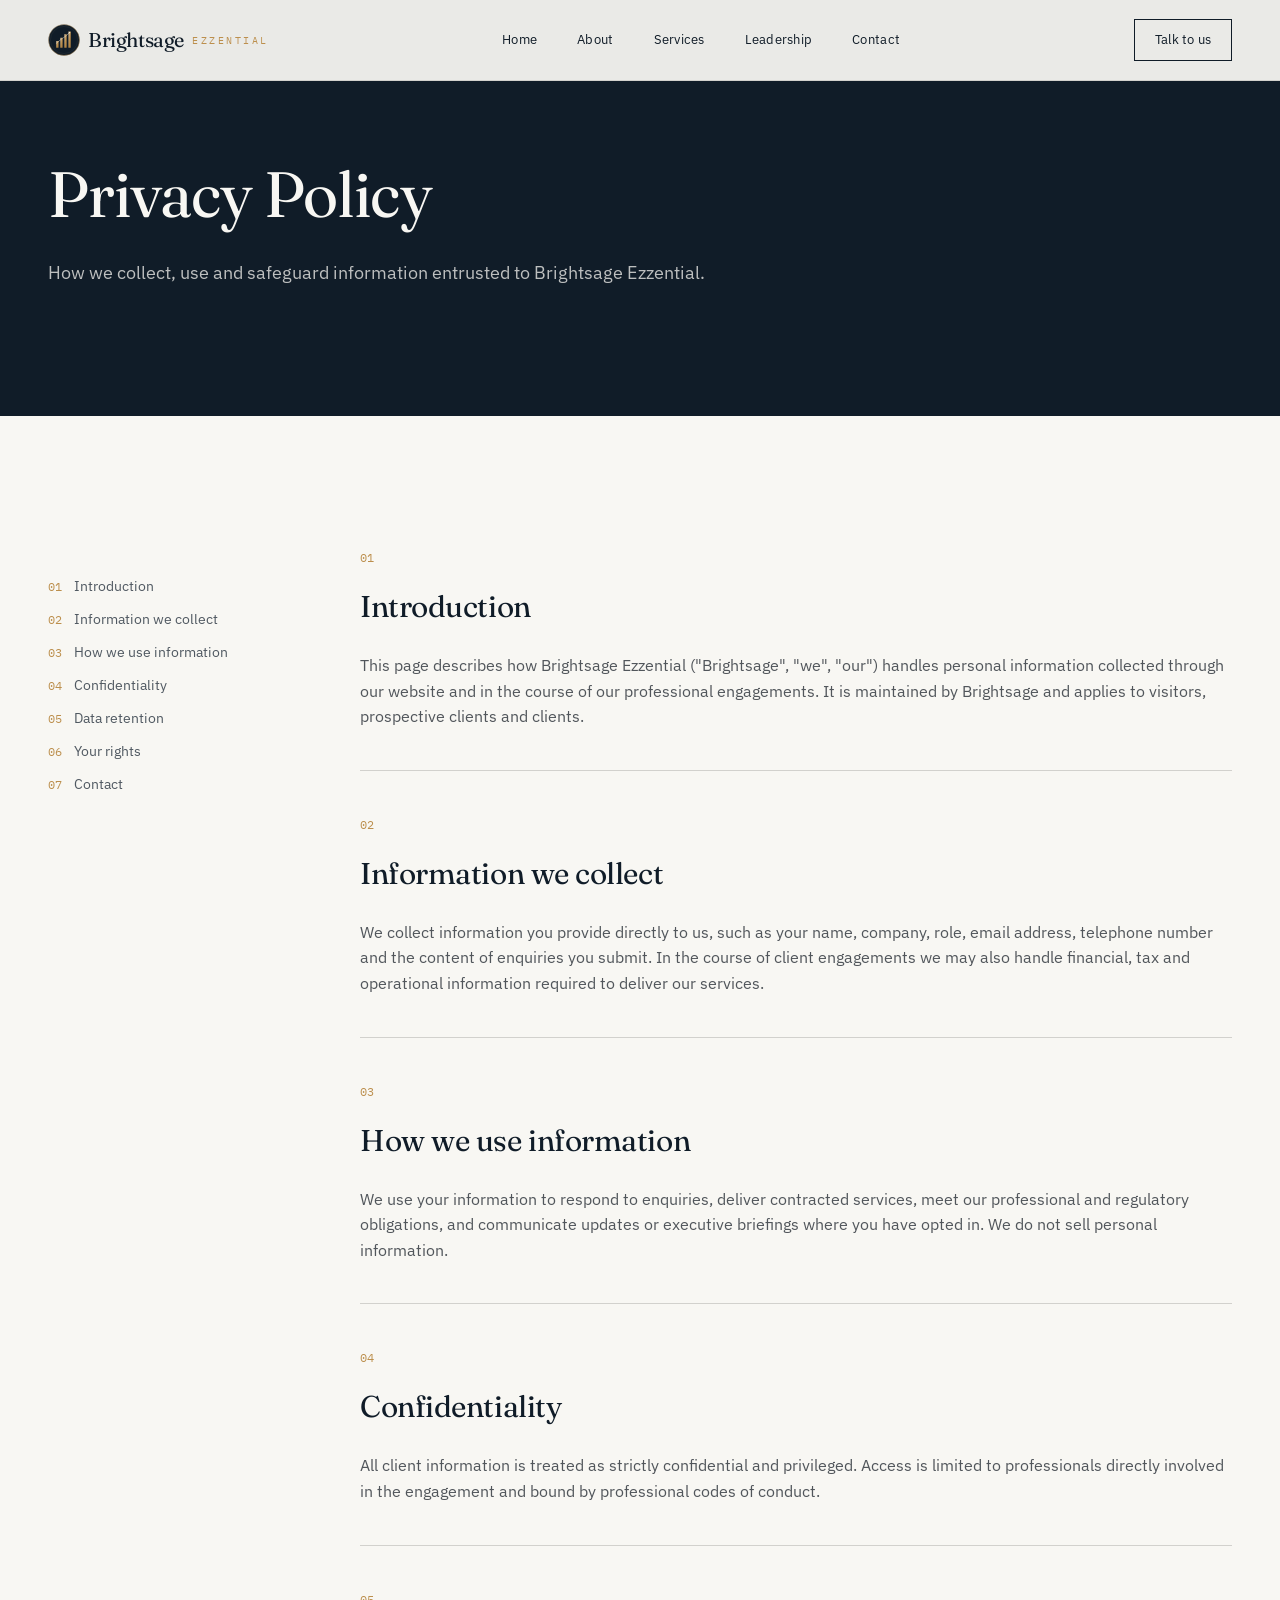
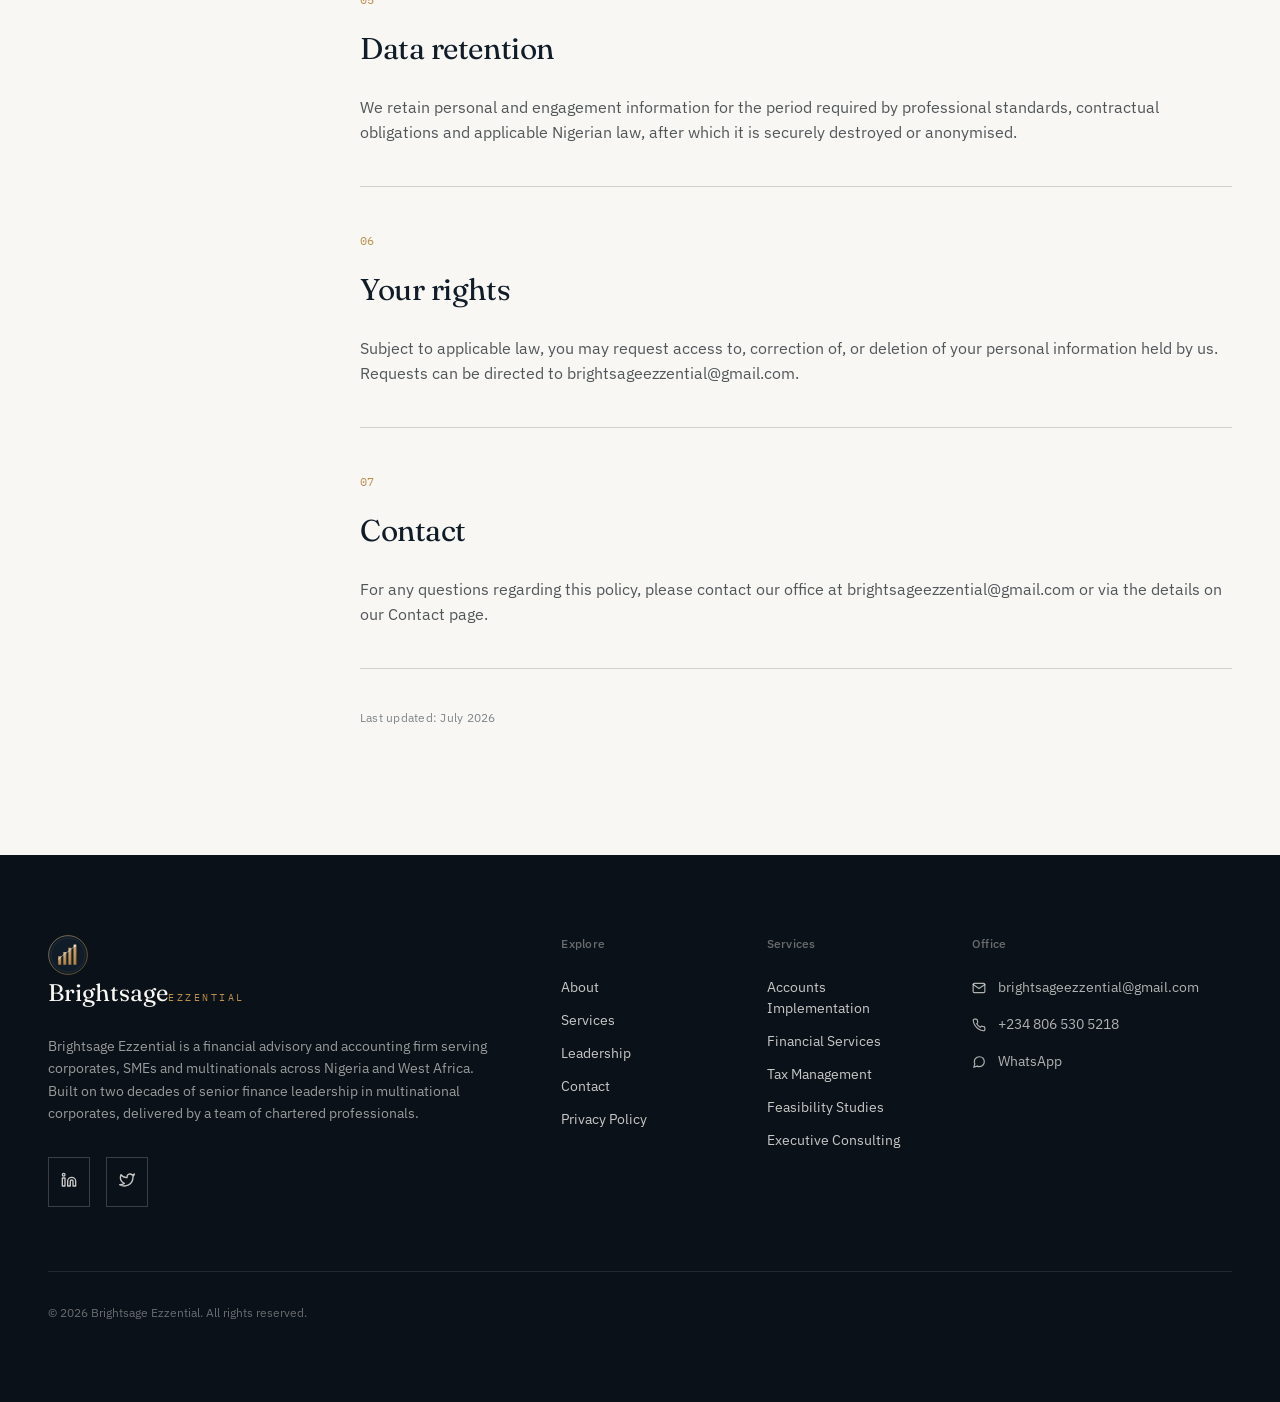
<file: privacy.html>
<!DOCTYPE html>
<html lang="en">
<head>
  <meta charset="utf-8">
  <meta name="viewport" content="width=device-width,initial-scale=1">
  <title>Privacy Policy — Brightsage Ezzential</title>
  <meta name="description" content="How Brightsage Ezzential collects, uses and safeguards personal information.">
  <link rel="icon" href="favicon.png" type="image/png"><link rel="apple-touch-icon" href="apple-touch-icon.png">
  <link rel="stylesheet" href="css/privacy.css">

  <meta property="og:title" content="Privacy Policy - Brightsage Ezzential">
  <meta property="og:description" content="How Brightsage Ezzential collects, uses and safeguards personal information.">
  <meta property="og:type" content="website">
  <meta property="og:image" content="assets/logo/Brightsage_Logo_Icon.png">
  <meta name="twitter:card" content="summary">
  <meta name="twitter:title" content="Privacy Policy - Brightsage Ezzential">
  <meta name="twitter:description" content="How Brightsage Ezzential collects, uses and safeguards personal information.">
</head>
<body class="bg-ivory min-h-screen">
  <header class="site-nav">
    <div class="site-nav-inner">
      <a href="index.html" class="brand"><img src="assets/logo/Brightsage_Logo_Icon.svg" alt="Brightsage Ezzential" class="brand-mark"><span class="brand-name">Brightsage</span><span class="brand-sub">Ezzential</span></a>
      <nav class="nav-links">
        <a href="index.html">Home</a><a href="about.html">About</a><a href="services.html">Services</a><a href="leadership.html">Leadership</a><a href="contact.html">Contact</a>
      </nav>
      <div class="nav-cta"><a href="contact.html">Talk to us</a></div>
      <button class="nav-toggle" id="navToggle" aria-label="Toggle menu" aria-controls="mobileMenu" aria-expanded="false"><svg width="22" height="22" viewBox="0 0 24 24" fill="none" stroke="currentColor" stroke-width="2" stroke-linecap="round" stroke-linejoin="round"><line x1="3" y1="6" x2="21" y2="6"/><line x1="3" y1="12" x2="21" y2="12"/><line x1="3" y1="18" x2="21" y2="18"/></svg></button>
    </div>
    <div class="mobile-menu" id="mobileMenu">
      <nav><a href="index.html">Home</a><a href="about.html">About</a><a href="services.html">Services</a><a href="leadership.html">Leadership</a><a href="contact.html">Contact</a><a href="contact.html" class="btn-primary">Talk to us</a></nav>
    </div>
  </header>

  <section class="page-hero">
    <div class="page-hero-content">
      <h1>Privacy Policy</h1>
      <p>How we collect, use and safeguard information entrusted to Brightsage Ezzential.</p>
    </div>
  </section>

  <section class="privacy">
    <div class="privacy-inner">
      <aside class="privacy-toc">
        <ul>
          <li><span class="num">01</span>Introduction</li>
          <li><span class="num">02</span>Information we collect</li>
          <li><span class="num">03</span>How we use information</li>
          <li><span class="num">04</span>Confidentiality</li>
          <li><span class="num">05</span>Data retention</li>
          <li><span class="num">06</span>Your rights</li>
          <li><span class="num">07</span>Contact</li>
        </ul>
      </aside>
      <div class="privacy-body">
        <article class="privacy-article"><span class="num">01</span><h2>Introduction</h2><p>This page describes how Brightsage Ezzential ("Brightsage", "we", "our") handles personal information collected through our website and in the course of our professional engagements. It is maintained by Brightsage and applies to visitors, prospective clients and clients.</p></article>
        <article class="privacy-article"><span class="num">02</span><h2>Information we collect</h2><p>We collect information you provide directly to us, such as your name, company, role, email address, telephone number and the content of enquiries you submit. In the course of client engagements we may also handle financial, tax and operational information required to deliver our services.</p></article>
        <article class="privacy-article"><span class="num">03</span><h2>How we use information</h2><p>We use your information to respond to enquiries, deliver contracted services, meet our professional and regulatory obligations, and communicate updates or executive briefings where you have opted in. We do not sell personal information.</p></article>
        <article class="privacy-article"><span class="num">04</span><h2>Confidentiality</h2><p>All client information is treated as strictly confidential and privileged. Access is limited to professionals directly involved in the engagement and bound by professional codes of conduct.</p></article>
        <article class="privacy-article"><span class="num">05</span><h2>Data retention</h2><p>We retain personal and engagement information for the period required by professional standards, contractual obligations and applicable Nigerian law, after which it is securely destroyed or anonymised.</p></article>
        <article class="privacy-article"><span class="num">06</span><h2>Your rights</h2><p>Subject to applicable law, you may request access to, correction of, or deletion of your personal information held by us. Requests can be directed to brightsageezzential@gmail.com.</p></article>
        <article class="privacy-article"><span class="num">07</span><h2>Contact</h2><p>For any questions regarding this policy, please contact our office at brightsageezzential@gmail.com or via the details on our Contact page.</p></article>
        <p class="last-updated">Last updated: July 2026</p>
      </div>
    </div>
  </section>

  <footer class="site-footer">
    <div class="site-footer-inner">
      <div class="footer-grid">
        <div class="footer-brand">
          <div class="footer-brand-header"><img src="assets/logo/Brightsage_Logo_Icon.svg" alt="Brightsage Ezzential" class="footer-brand-mark"><span class="footer-brand-name">Brightsage</span><span class="footer-brand-sub">Ezzential</span></div>
          <p>Brightsage Ezzential is a financial advisory and accounting firm serving corporates, SMEs and multinationals across Nigeria and West Africa. Built on two decades of senior finance leadership in multinational corporates, delivered by a team of chartered professionals.</p>
          <div class="footer-social">
            <a href="#" aria-label="LinkedIn"><svg viewBox="0 0 24 24" fill="none" stroke="currentColor" stroke-width="2" stroke-linecap="round" stroke-linejoin="round"><path d="M16 8a6 6 0 0 1 6 6v7h-4v-7a2 2 0 0 0-2-2 2 2 0 0 0-2 2v7h-4v-7a6 6 0 0 1 6-6z"/><rect x="2" y="9" width="4" height="12"/><circle cx="4" cy="4" r="2"/></svg></a>
            <a href="#" aria-label="Twitter"><svg viewBox="0 0 24 24" fill="none" stroke="currentColor" stroke-width="2" stroke-linecap="round" stroke-linejoin="round"><path d="M23 3a10.9 10.9 0 0 1-3.14 1.53 4.48 4.48 0 0 0-7.86 3v1A10.66 10.66 0 0 1 3 4s-4 9 5 13a11.64 11.64 0 0 1-7 2c9 5 20 0 20-11.5a4.5 4.5 0 0 0-.08-.83A7.72 7.72 0 0 0 23 3z"/></svg></a>
          </div>
        </div>
        <div class="footer-col col-2"><div class="eyebrow">Explore</div><ul><li><a href="about.html" class="link-underline">About</a></li><li><a href="services.html" class="link-underline">Services</a></li><li><a href="leadership.html" class="link-underline">Leadership</a></li><li><a href="contact.html" class="link-underline">Contact</a></li><li><a href="privacy.html" class="link-underline">Privacy Policy</a></li></ul></div>
        <div class="footer-col col-2"><div class="eyebrow">Services</div><ul><li><a href="services/accounts-implementation.html" class="link-underline">Accounts Implementation</a></li><li><a href="services/financial-services.html" class="link-underline">Financial Services</a></li><li><a href="services/tax-management.html" class="link-underline">Tax Management</a></li><li><a href="services/feasibility-studies.html" class="link-underline">Feasibility Studies</a></li><li><a href="services/executive-consulting.html" class="link-underline">Executive Consulting</a></li></ul></div>
        <div class="footer-col col-3"><div class="eyebrow">Office</div><address class="footer-address"><!--<p>Corporate Office<br>Victoria Island, Lagos<br>Federal Republic of Nigeria</p>--><a href="mailto:brightsageezzential@gmail.com"><svg viewBox="0 0 24 24" fill="none" stroke="currentColor" stroke-width="2" stroke-linecap="round" stroke-linejoin="round"><path d="M4 4h16c1.1 0 2 .9 2 2v12c0 1.1-.9 2-2 2H4c-1.1 0-2-.9-2-2V6c0-1.1.9-2 2-2z"/><polyline points="22,6 12,13 2,6"/></svg> brightsageezzential@gmail.com</a><a href="tel:+2348065305218"><svg viewBox="0 0 24 24" fill="none" stroke="currentColor" stroke-width="2" stroke-linecap="round" stroke-linejoin="round"><path d="M22 16.92v3a2 2 0 0 1-2.18 2 19.79 19.79 0 0 1-8.63-3.07 19.5 19.5 0 0 1-6-6 19.79 19.79 0 0 1-3.07-8.67A2 2 0 0 1 4.11 2h3a2 2 0 0 1 2 1.72 12.84 12.84 0 0 0 .7 2.81 2 2 0 0 1-.45 2.11L8.09 9.91a16 16 0 0 0 6 6l1.27-1.27a2 2 0 0 1 2.11-.45 12.84 12.84 0 0 0 2.81.7A2 2 0 0 1 22 16.92z"/></svg> +234 806 530 5218</a><a href="https://wa.me/2348065305218"><svg viewBox="0 0 24 24" fill="none" stroke="currentColor" stroke-width="2" stroke-linecap="round" stroke-linejoin="round"><path d="M21 11.5a8.38 8.38 0 0 1-.9 3.8 8.5 8.5 0 0 1-7.6 4.7 8.38 8.38 0 0 1-3.8-.9L3 21l1.9-5.7a8.38 8.38 0 0 1-.9-3.8 8.5 8.5 0 0 1 4.7-7.6 8.38 8.38 0 0 1 3.8-.9h.5a8.48 8.48 0 0 1 8 8v.5z"/></svg> WhatsApp</a></address></div>
      </div>
      <div class="footer-bottom"><p>© 2026 Brightsage Ezzential. All rights reserved.</p></div>
    </div>
  </footer>

  <script>
    (function(){var t=document.getElementById('navToggle'),m=document.getElementById('mobileMenu');t.addEventListener('click',function(){var open=m.classList.toggle('open');t.setAttribute('aria-expanded',open?'true':'false');});})();
  </script>
</body>
</html>
</file>
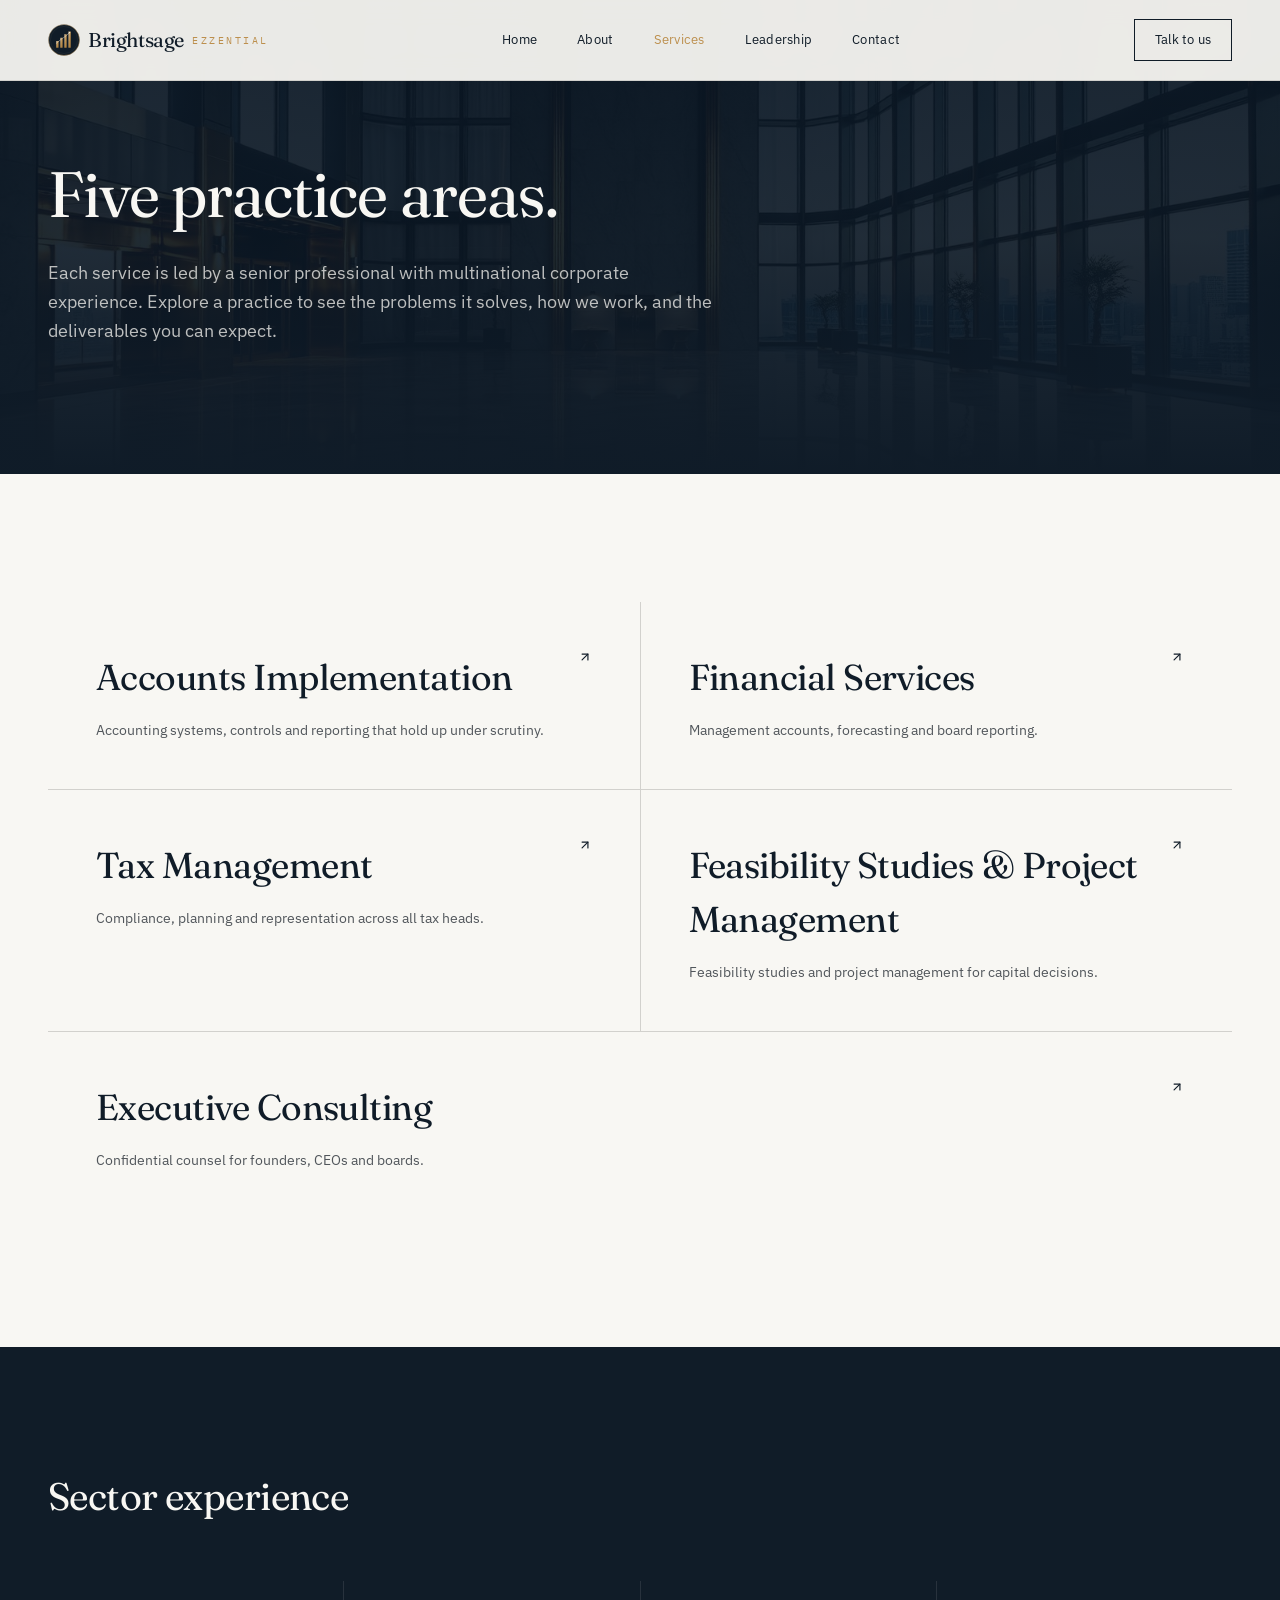
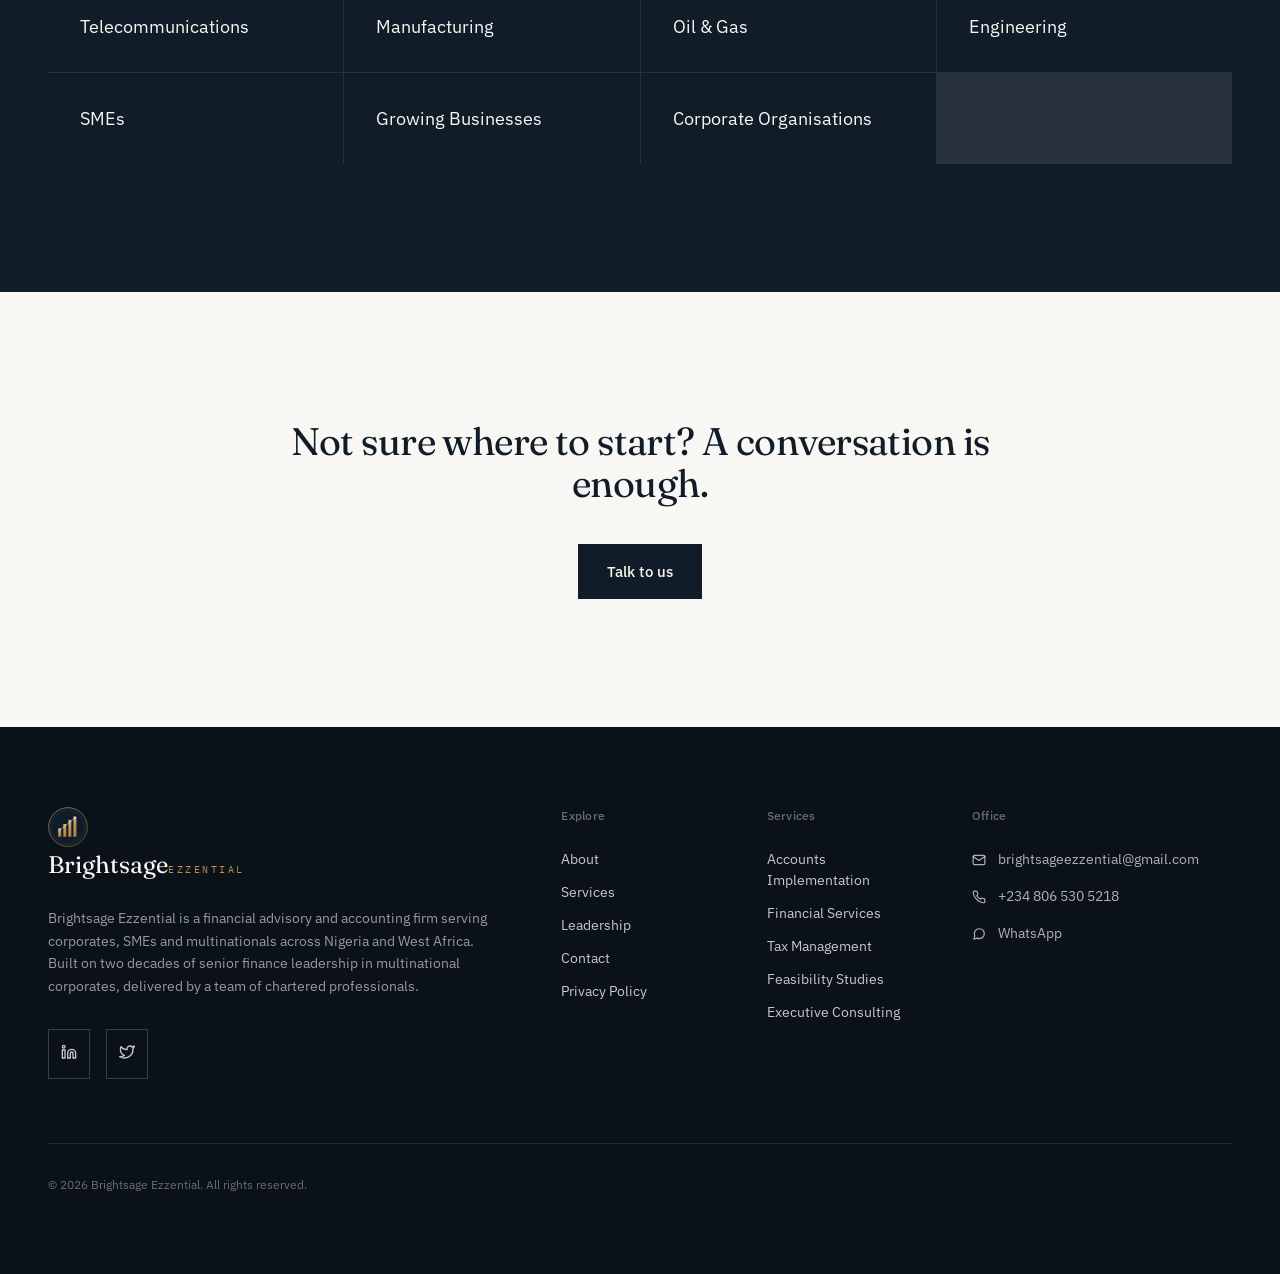
<file: services.html>
<!DOCTYPE html>
<html lang="en">
<head>
  <meta charset="utf-8">
  <meta name="viewport" content="width=device-width,initial-scale=1">
  <title>Services — Brightsage Ezzential</title>
  <meta name="description" content="Five practice areas: accounts implementation, financial reporting, tax management, feasibility studies, and executive consulting.">
  <link rel="icon" href="favicon.png" type="image/png"><link rel="apple-touch-icon" href="apple-touch-icon.png">
  <link rel="stylesheet" href="css/services.css">

  <meta property="og:title" content="Services - Brightsage Ezzential">
  <meta property="og:description" content="Five practice areas led by senior professionals with board-level and multinational corporate experience.">
  <meta property="og:type" content="website">
  <meta property="og:image" content="assets/logo/Brightsage_Logo_Icon.png">
  <meta name="twitter:card" content="summary">
  <meta name="twitter:title" content="Services - Brightsage Ezzential">
  <meta name="twitter:description" content="Five practice areas led by senior professionals with board-level and multinational corporate experience.">
</head>
<body class="bg-ivory min-h-screen">
  <header class="site-nav">
    <div class="site-nav-inner">
      <a href="index.html" class="brand"><img src="assets/logo/Brightsage_Logo_Icon.svg" alt="Brightsage Ezzential" class="brand-mark"><span class="brand-name">Brightsage</span><span class="brand-sub">Ezzential</span></a>
      <nav class="nav-links">
        <a href="index.html">Home</a><a href="about.html">About</a><a href="services.html" class="active">Services</a><a href="leadership.html">Leadership</a><a href="contact.html">Contact</a>
      </nav>
      <div class="nav-cta"><a href="contact.html">Talk to us</a></div>
      <button class="nav-toggle" id="navToggle" aria-label="Toggle menu" aria-controls="mobileMenu" aria-expanded="false"><svg width="22" height="22" viewBox="0 0 24 24" fill="none" stroke="currentColor" stroke-width="2" stroke-linecap="round" stroke-linejoin="round"><line x1="3" y1="6" x2="21" y2="6"/><line x1="3" y1="12" x2="21" y2="12"/><line x1="3" y1="18" x2="21" y2="18"/></svg></button>
    </div>
    <div class="mobile-menu" id="mobileMenu">
      <nav><a href="index.html">Home</a><a href="about.html">About</a><a href="services.html">Services</a><a href="leadership.html">Leadership</a><a href="contact.html">Contact</a><a href="contact.html" class="btn-primary">Talk to us</a></nav>
    </div>
  </header>

  <section class="page-hero">
    <img src="assets/services-architecture.jpg" alt="" class="page-hero-img">
    <div class="page-hero-overlay"></div>
    <div class="page-hero-content">
      <h1>Five practice areas.</h1>
      <p>Each service is led by a senior professional with multinational corporate experience. Explore a practice to see the problems it solves, how we work, and the deliverables you can expect.</p>
    </div>
  </section>

  <section class="svc-grid-sec">
    <div class="svc-grid-inner">
      <div class="svc-grid">
        <a href="services/accounts-implementation.html" class="svc-card">
          <div class="svc-card-body">
            <div class="svc-card-head"><h3>Accounts Implementation</h3><span class="svc-read" aria-hidden="true"><svg viewBox="0 0 24 24" fill="none" stroke="currentColor" stroke-width="2" stroke-linecap="round" stroke-linejoin="round"><line x1="7" y1="17" x2="17" y2="7"/><polyline points="7 7 17 7 17 17"/></svg></span></div>
            <p>Accounting systems, controls and reporting that hold up under scrutiny.</p>
          </div>
        </a>
        <a href="services/financial-services.html" class="svc-card">
          <div class="svc-card-body">
            <div class="svc-card-head"><h3>Financial Services</h3><span class="svc-read" aria-hidden="true"><svg viewBox="0 0 24 24" fill="none" stroke="currentColor" stroke-width="2" stroke-linecap="round" stroke-linejoin="round"><line x1="7" y1="17" x2="17" y2="7"/><polyline points="7 7 17 7 17 17"/></svg></span></div>
            <p>Management accounts, forecasting and board reporting.</p>
          </div>
        </a>
        <a href="services/tax-management.html" class="svc-card">
          <div class="svc-card-body">
            <div class="svc-card-head"><h3>Tax Management</h3><span class="svc-read" aria-hidden="true"><svg viewBox="0 0 24 24" fill="none" stroke="currentColor" stroke-width="2" stroke-linecap="round" stroke-linejoin="round"><line x1="7" y1="17" x2="17" y2="7"/><polyline points="7 7 17 7 17 17"/></svg></span></div>
            <p>Compliance, planning and representation across all tax heads.</p>
          </div>
        </a>
        <a href="services/feasibility-studies.html" class="svc-card">
          <div class="svc-card-body">
            <div class="svc-card-head"><h3>Feasibility Studies & Project Management</h3><span class="svc-read" aria-hidden="true"><svg viewBox="0 0 24 24" fill="none" stroke="currentColor" stroke-width="2" stroke-linecap="round" stroke-linejoin="round"><line x1="7" y1="17" x2="17" y2="7"/><polyline points="7 7 17 7 17 17"/></svg></span></div>
            <p>Feasibility studies and project management for capital decisions.</p>
          </div>
        </a>
        <a href="services/executive-consulting.html" class="svc-card">
          <div class="svc-card-body">
            <div class="svc-card-head"><h3>Executive Consulting</h3><span class="svc-read" aria-hidden="true"><svg viewBox="0 0 24 24" fill="none" stroke="currentColor" stroke-width="2" stroke-linecap="round" stroke-linejoin="round"><line x1="7" y1="17" x2="17" y2="7"/><polyline points="7 7 17 7 17 17"/></svg></span></div>
            <p>Confidential counsel for founders, CEOs and boards.</p>
          </div>
        </a>
      </div>
    </div>
  </section>

  <section class="svc-industries">
    <div class="svc-industries-inner">
      <div class="section-head">
        <h2>Sector experience</h2>
        </div>
      <ul class="svc-industries-grid">
        <li class="svc-ind-card"><span class="svc-ind-name">Telecommunications</span></li>
        <li class="svc-ind-card"><span class="svc-ind-name">Manufacturing</span></li>
        <li class="svc-ind-card"><span class="svc-ind-name">Oil & Gas</span></li>
        <li class="svc-ind-card"><span class="svc-ind-name">Engineering</span></li>
        <li class="svc-ind-card"><span class="svc-ind-name">SMEs</span></li>
        <li class="svc-ind-card"><span class="svc-ind-name">Growing Businesses</span></li>
        <li class="svc-ind-card"><span class="svc-ind-name">Corporate Organisations</span></li>
      </ul>
    </div>
  </section>

  <section class="cta">
    <div class="cta-inner">
      <h2>Not sure where to start? A conversation is enough.</h2>
      <div class="cta-btn"><a href="contact.html" class="btn-primary">Talk to us</a></div>
    </div>
  </section>

  <footer class="site-footer">
    <div class="site-footer-inner">
      <div class="footer-grid">
        <div class="footer-brand">
          <div class="footer-brand-header"><img src="assets/logo/Brightsage_Logo_Icon.svg" alt="Brightsage Ezzential" class="footer-brand-mark"><span class="footer-brand-name">Brightsage</span><span class="footer-brand-sub">Ezzential</span></div>
          <p>Brightsage Ezzential is a financial advisory and accounting firm serving corporates, SMEs and multinationals across Nigeria and West Africa. Built on two decades of senior finance leadership in multinational corporates, delivered by a team of chartered professionals.</p>
          <div class="footer-social">
            <a href="#" aria-label="LinkedIn"><svg viewBox="0 0 24 24" fill="none" stroke="currentColor" stroke-width="2" stroke-linecap="round" stroke-linejoin="round"><path d="M16 8a6 6 0 0 1 6 6v7h-4v-7a2 2 0 0 0-2-2 2 2 0 0 0-2 2v7h-4v-7a6 6 0 0 1 6-6z"/><rect x="2" y="9" width="4" height="12"/><circle cx="4" cy="4" r="2"/></svg></a>
            <a href="#" aria-label="Twitter"><svg viewBox="0 0 24 24" fill="none" stroke="currentColor" stroke-width="2" stroke-linecap="round" stroke-linejoin="round"><path d="M23 3a10.9 10.9 0 0 1-3.14 1.53 4.48 4.48 0 0 0-7.86 3v1A10.66 10.66 0 0 1 3 4s-4 9 5 13a11.64 11.64 0 0 1-7 2c9 5 20 0 20-11.5a4.5 4.5 0 0 0-.08-.83A7.72 7.72 0 0 0 23 3z"/></svg></a>
          </div>
        </div>
        <div class="footer-col col-2"><div class="eyebrow">Explore</div><ul><li><a href="about.html" class="link-underline">About</a></li><li><a href="services.html" class="link-underline">Services</a></li><li><a href="leadership.html" class="link-underline">Leadership</a></li><li><a href="contact.html" class="link-underline">Contact</a></li><li><a href="privacy.html" class="link-underline">Privacy Policy</a></li></ul></div>
        <div class="footer-col col-2"><div class="eyebrow">Services</div><ul><li><a href="services/accounts-implementation.html" class="link-underline">Accounts Implementation</a></li><li><a href="services/financial-services.html" class="link-underline">Financial Services</a></li><li><a href="services/tax-management.html" class="link-underline">Tax Management</a></li><li><a href="services/feasibility-studies.html" class="link-underline">Feasibility Studies</a></li><li><a href="services/executive-consulting.html" class="link-underline">Executive Consulting</a></li></ul></div>
        <div class="footer-col col-3"><div class="eyebrow">Office</div><address class="footer-address"><!--<p>Corporate Office<br>Victoria Island, Lagos<br>Federal Republic of Nigeria</p>--><a href="mailto:brightsageezzential@gmail.com"><svg viewBox="0 0 24 24" fill="none" stroke="currentColor" stroke-width="2" stroke-linecap="round" stroke-linejoin="round"><path d="M4 4h16c1.1 0 2 .9 2 2v12c0 1.1-.9 2-2 2H4c-1.1 0-2-.9-2-2V6c0-1.1.9-2 2-2z"/><polyline points="22,6 12,13 2,6"/></svg>brightsageezzential@gmail.com</a><a href="tel:+2348065305218"><svg viewBox="0 0 24 24" fill="none" stroke="currentColor" stroke-width="2" stroke-linecap="round" stroke-linejoin="round"><path d="M22 16.92v3a2 2 0 0 1-2.18 2 19.79 19.79 0 0 1-8.63-3.07 19.5 19.5 0 0 1-6-6 19.79 19.79 0 0 1-3.07-8.67A2 2 0 0 1 4.11 2h3a2 2 0 0 1 2 1.72 12.84 12.84 0 0 0 .7 2.81 2 2 0 0 1-.45 2.11L8.09 9.91a16 16 0 0 0 6 6l1.27-1.27a2 2 0 0 1 2.11-.45 12.84 12.84 0 0 0 2.81.7A2 2 0 0 1 22 16.92z"/></svg> +234 806 530 5218</a><a href="https://wa.me/2348065305218"><svg viewBox="0 0 24 24" fill="none" stroke="currentColor" stroke-width="2" stroke-linecap="round" stroke-linejoin="round"><path d="M21 11.5a8.38 8.38 0 0 1-.9 3.8 8.5 8.5 0 0 1-7.6 4.7 8.38 8.38 0 0 1-3.8-.9L3 21l1.9-5.7a8.38 8.38 0 0 1-.9-3.8 8.5 8.5 0 0 1 4.7-7.6 8.38 8.38 0 0 1 3.8-.9h.5a8.48 8.48 0 0 1 8 8v.5z"/></svg> WhatsApp</a></address></div>
      </div>
      <div class="footer-bottom"><p>© 2026 Brightsage Ezzential. All rights reserved.</p></div>
    </div>
  </footer>

  <script>
    (function(){var t=document.getElementById('navToggle'),m=document.getElementById('mobileMenu');t.addEventListener('click',function(){var open=m.classList.toggle('open');t.setAttribute('aria-expanded',open?'true':'false');});})();
  </script>
</body>
</html>
</file>
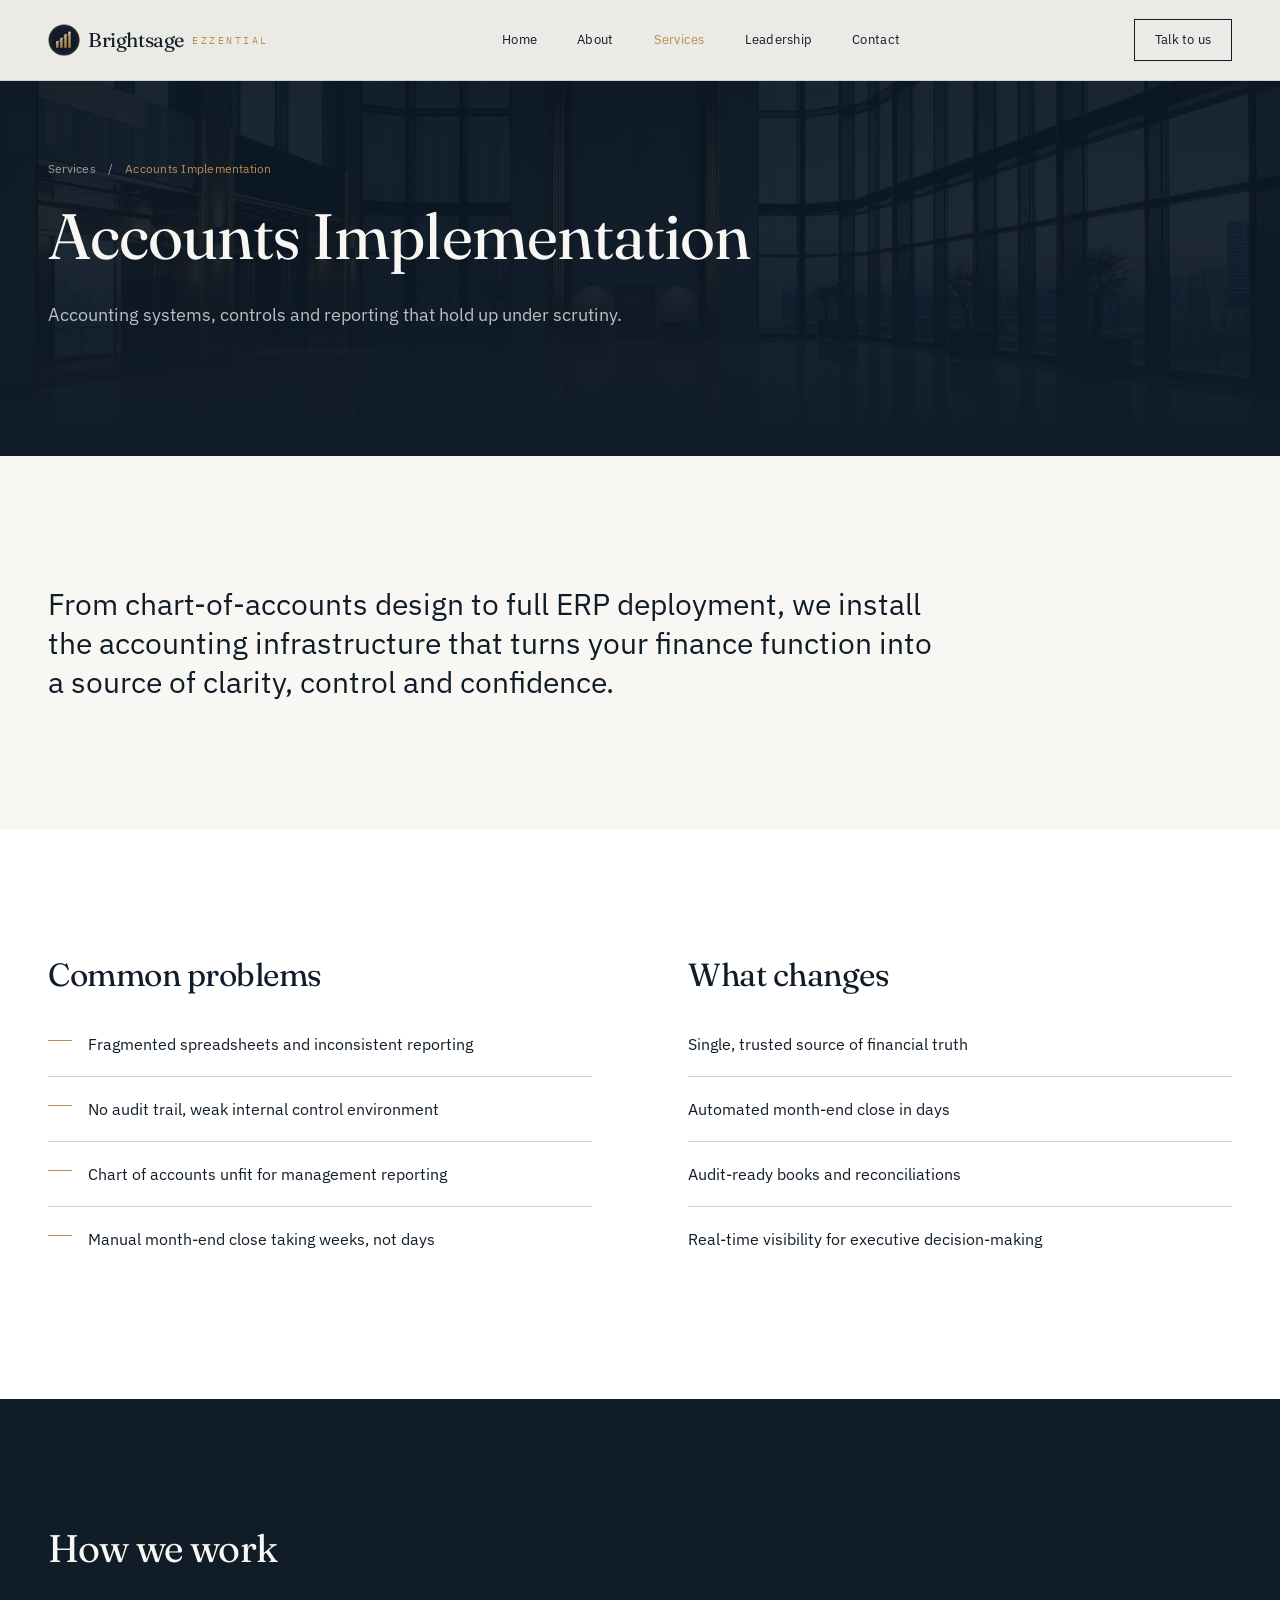
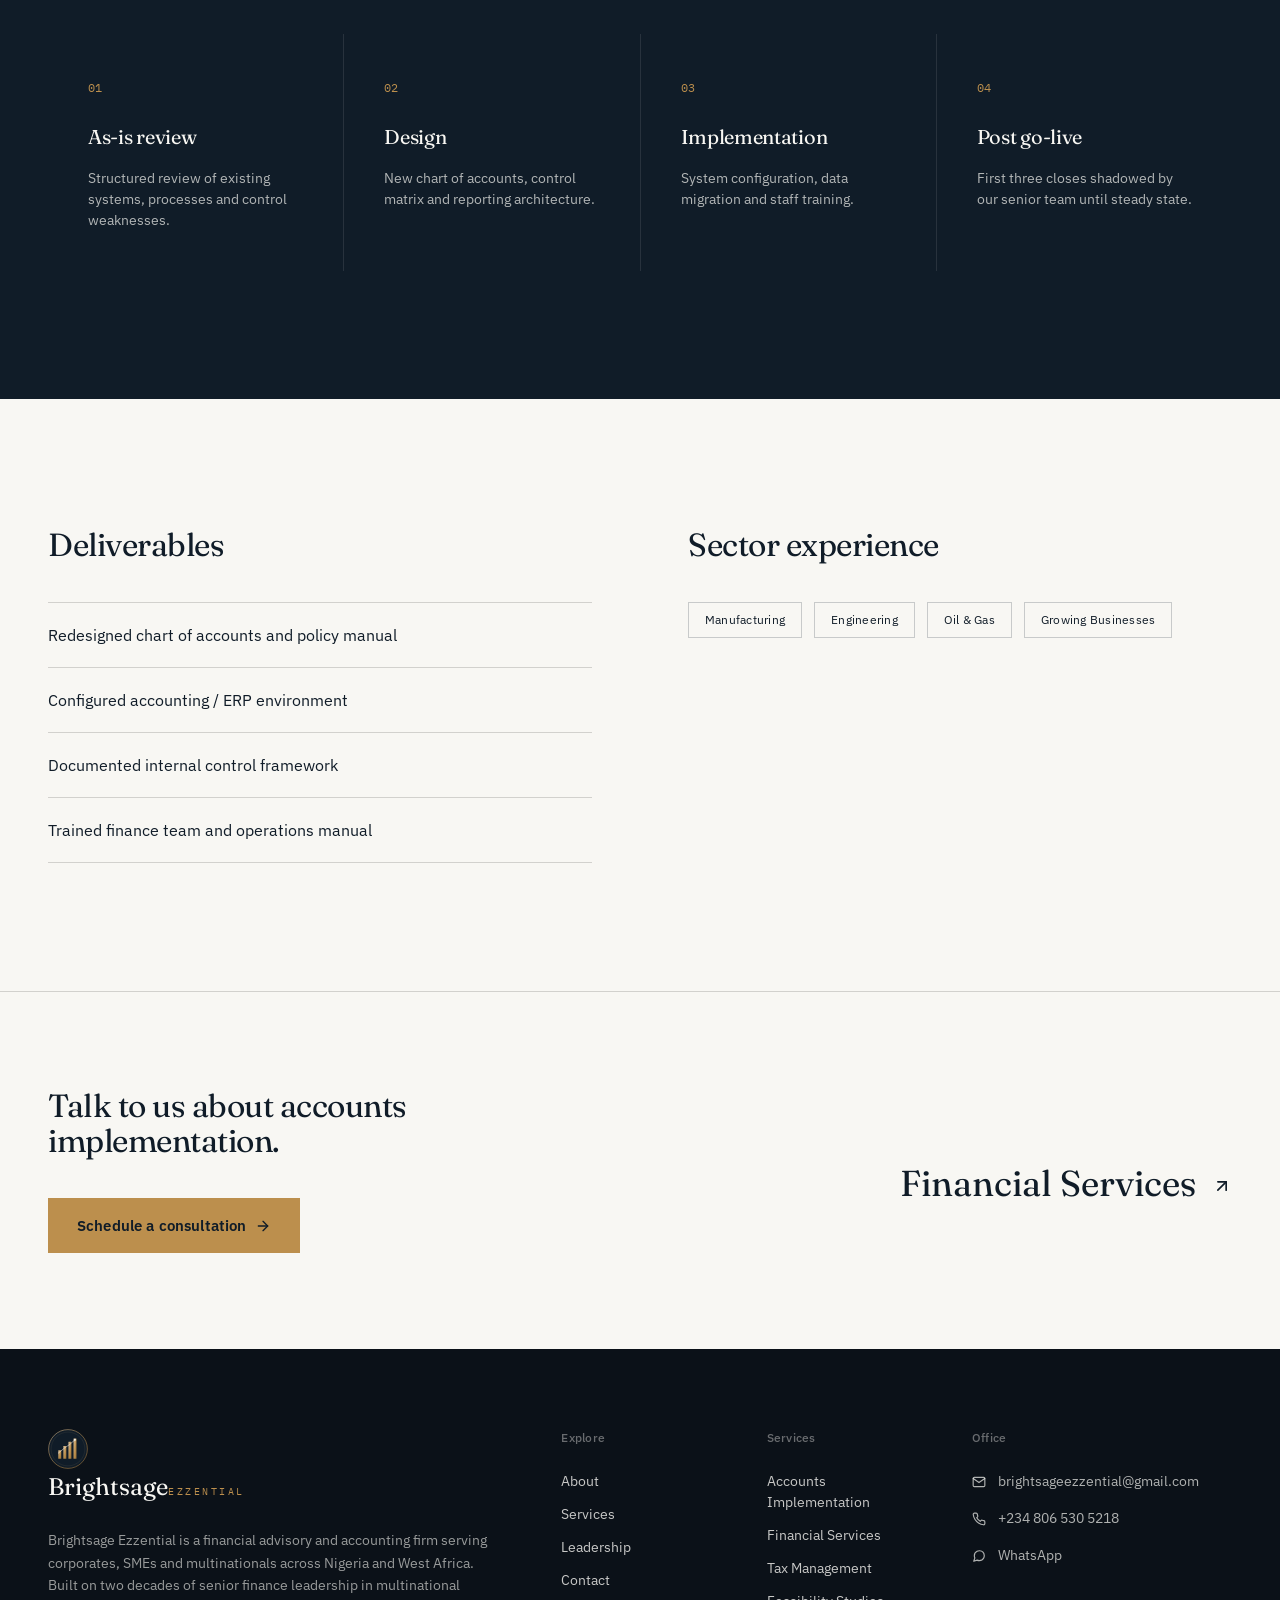
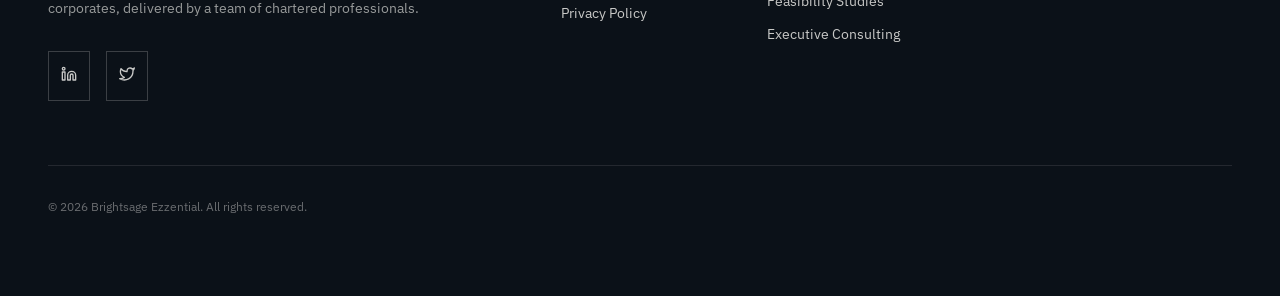
<file: services/accounts-implementation.html>
<!DOCTYPE html>
<html lang="en">
<head>
  <meta charset="utf-8">
  <meta name="viewport" content="width=device-width,initial-scale=1">
  <title>Accounts Implementation — Brightsage Ezzential</title>
  <meta name="description" content="Accounting systems, controls and reporting that hold up under scrutiny.">
  <link rel="icon" href="../favicon.png" type="image/png">
  <link rel="apple-touch-icon" href="../apple-touch-icon.png">
  <link rel="stylesheet" href="../css/service_detail.css">

  <meta property="og:title" content="Accounts Implementation - Brightsage Ezzential">
  <meta property="og:description" content="Accounting systems, controls and reporting that hold up under scrutiny.">
  <meta property="og:type" content="website">
  <meta property="og:image" content="../assets/logo/Brightsage_Logo_Icon.png">
  <meta name="twitter:card" content="summary">
  <meta name="twitter:title" content="Accounts Implementation - Brightsage Ezzential">
  <meta name="twitter:description" content="Accounting systems, controls and reporting that hold up under scrutiny.">
</head>
<body class="bg-ivory min-h-screen">
  <header class="site-nav">
    <div class="site-nav-inner">
      <a href="../index.html" class="brand"><img src="../assets/logo/Brightsage_Logo_Icon.svg" alt="Brightsage Ezzential" class="brand-mark"><span class="brand-name">Brightsage</span><span class="brand-sub">Ezzential</span></a>
      <nav class="nav-links">
        <a href="../index.html">Home</a><a href="../about.html">About</a><a href="../services.html" class="active">Services</a><a href="../leadership.html">Leadership</a><a href="../contact.html">Contact</a>
      </nav>
      <div class="nav-cta"><a href="../contact.html">Talk to us</a></div>
      <button class="nav-toggle" id="navToggle" aria-label="Toggle menu" aria-controls="mobileMenu" aria-expanded="false"><svg width="22" height="22" viewBox="0 0 24 24" fill="none" stroke="currentColor" stroke-width="2" stroke-linecap="round" stroke-linejoin="round"><line x1="3" y1="6" x2="21" y2="6"/><line x1="3" y1="12" x2="21" y2="12"/><line x1="3" y1="18" x2="21" y2="18"/></svg></button>
    </div>
    <div class="mobile-menu" id="mobileMenu">
      <nav><a href="../index.html">Home</a><a href="../about.html">About</a><a href="../services.html">Services</a><a href="../leadership.html">Leadership</a><a href="../contact.html">Contact</a><a href="../contact.html" class="btn-primary">Talk to us</a></nav>
    </div>
  </header>

  <!-- ===== HERO ===== -->
  <section class="svc-hero">
    <img src="../assets/services-architecture.jpg" alt="" class="svc-hero-img">
    <div class="svc-hero-overlay"></div>
    <div class="svc-hero-content">
      <nav class="breadcrumb"><a href="../services.html">Services</a><span>/</span><span class="current">Accounts Implementation</span></nav>
      <h1>Accounts Implementation</h1>
      <p class="tagline">Accounting systems, controls and reporting that hold up under scrutiny.</p>
    </div>
  </section>

  <!-- ===== OVERVIEW ===== -->
  <section class="overview">
    <div class="overview-inner">
      <div class="overview-right"><p class="overview-text">From chart-of-accounts design to full ERP deployment, we install the accounting infrastructure that turns your finance function into a source of clarity, control and confidence.</p></div>
    </div>
  </section>

  <!-- ===== PROBLEMS + BENEFITS ===== -->
  <section class="pb-section">
    <div class="pb-inner">
      <div class="pb-block">
        <h2>Common problems</h2>
        <ul class="pb-list">
          <li><span class="pb-dash"></span><span>Fragmented spreadsheets and inconsistent reporting</span></li>
          <li><span class="pb-dash"></span><span>No audit trail, weak internal control environment</span></li>
          <li><span class="pb-dash"></span><span>Chart of accounts unfit for management reporting</span></li>
          <li><span class="pb-dash"></span><span>Manual month-end close taking weeks, not days</span></li>
        </ul>
      </div>
      <div class="pb-block">
        <h2>What changes</h2>
        <ul class="pb-list">
          <li><span>Single, trusted source of financial truth</span></li>
          <li><span>Automated month-end close in days</span></li>
          <li><span>Audit-ready books and reconciliations</span></li>
          <li><span>Real-time visibility for executive decision-making</span></li>
        </ul>
      </div>
    </div>
  </section>

  <!-- ===== PROCESS ===== -->
  <section class="svc-process">
    <div class="svc-process-inner">
      <div class="section-head">
        <h2>How we work</h2>
        </div>
      <ol class="svc-process-grid">
        <li class="process-card"><span class="step">01</span><h3>As-is review</h3><p>Structured review of existing systems, processes and control weaknesses.</p></li>
        <li class="process-card"><span class="step">02</span><h3>Design</h3><p>New chart of accounts, control matrix and reporting architecture.</p></li>
        <li class="process-card"><span class="step">03</span><h3>Implementation</h3><p>System configuration, data migration and staff training.</p></li>
        <li class="process-card"><span class="step">04</span><h3>Post go-live</h3><p>First three closes shadowed by our senior team until steady state.</p></li>
      </ol>
    </div>
  </section>

  <!-- ===== DELIVERABLES + INDUSTRIES ===== -->
  <section class="deliv-section">
    <div class="deliv-inner">
      <div class="deliv-block">
        <h2>Deliverables</h2>
        <ul class="deliv-list">
          <li><span class="deliv-text">Redesigned chart of accounts and policy manual</span></li>
          <li><span class="deliv-text">Configured accounting / ERP environment</span></li>
          <li><span class="deliv-text">Documented internal control framework</span></li>
          <li><span class="deliv-text">Trained finance team and operations manual</span></li>
        </ul>
      </div>
      <div class="deliv-block">
        <h2>Sector experience</h2>
        <ul class="ind-tags">
          <li>Manufacturing</li>
          <li>Engineering</li>
          <li>Oil & Gas</li>
          <li>Growing Businesses</li>
        </ul>
      </div>
    </div>
  </section>

  <!-- ===== CTA + NEXT ===== -->
  <section class="next-cta">
    <div class="next-cta-inner">
      <div>
        <h2>Talk to us about accounts implementation.</h2>
        <div class="next-cta-btn"><a href="../contact.html" class="btn-gold">Schedule a consultation <svg class="icon-arrow-right" viewBox="0 0 24 24" fill="none" stroke="currentColor" stroke-width="2" stroke-linecap="round" stroke-linejoin="round"><line x1="5" y1="12" x2="19" y2="12"/><polyline points="12 5 19 12 12 19"/></svg></a></div>
      </div>
      <div class="next-right">
        <a href="./financial-services.html" class="next-link">
          <span class="next-title">Financial Services</span>
          <svg class="icon-arrow-up-right" viewBox="0 0 24 24" fill="none" stroke="currentColor" stroke-width="2" stroke-linecap="round" stroke-linejoin="round"><line x1="7" y1="17" x2="17" y2="7"/><polyline points="7 7 17 7 17 17"/></svg>
        </a>
      </div>
    </div>
  </section>

  <footer class="site-footer">
    <div class="site-footer-inner">
      <div class="footer-grid">
        <div class="footer-brand">
          <div class="footer-brand-header"><img src="../assets/logo/Brightsage_Logo_Icon.svg" alt="Brightsage Ezzential" class="footer-brand-mark"><span class="footer-brand-name">Brightsage</span><span class="footer-brand-sub">Ezzential</span></div>
          <p>Brightsage Ezzential is a financial advisory and accounting firm serving corporates, SMEs and multinationals across Nigeria and West Africa. Built on two decades of senior finance leadership in multinational corporates, delivered by a team of chartered professionals.</p>
          <div class="footer-social">
            <a href="#" aria-label="LinkedIn"><svg viewBox="0 0 24 24" fill="none" stroke="currentColor" stroke-width="2" stroke-linecap="round" stroke-linejoin="round"><path d="M16 8a6 6 0 0 1 6 6v7h-4v-7a2 2 0 0 0-2-2 2 2 0 0 0-2 2v7h-4v-7a6 6 0 0 1 6-6z"/><rect x="2" y="9" width="4" height="12"/><circle cx="4" cy="4" r="2"/></svg></a>
            <a href="#" aria-label="Twitter"><svg viewBox="0 0 24 24" fill="none" stroke="currentColor" stroke-width="2" stroke-linecap="round" stroke-linejoin="round"><path d="M23 3a10.9 10.9 0 0 1-3.14 1.53 4.48 4.48 0 0 0-7.86 3v1A10.66 10.66 0 0 1 3 4s-4 9 5 13a11.64 11.64 0 0 1-7 2c9 5 20 0 20-11.5a4.5 4.5 0 0 0-.08-.83A7.72 7.72 0 0 0 23 3z"/></svg></a>
          </div>
        </div>
        <div class="footer-col col-2"><div class="eyebrow">Explore</div><ul><li><a href="../about.html" class="link-underline">About</a></li><li><a href="../services.html" class="link-underline">Services</a></li><li><a href="../leadership.html" class="link-underline">Leadership</a></li><li><a href="../contact.html" class="link-underline">Contact</a></li><li><a href="../privacy.html" class="link-underline">Privacy Policy</a></li></ul></div>
        <div class="footer-col col-2"><div class="eyebrow">Services</div><ul><li><a href="accounts-implementation.html" class="link-underline">Accounts Implementation</a></li><li><a href="financial-services.html" class="link-underline">Financial Services</a></li><li><a href="tax-management.html" class="link-underline">Tax Management</a></li><li><a href="feasibility-studies.html" class="link-underline">Feasibility Studies</a></li><li><a href="executive-consulting.html" class="link-underline">Executive Consulting</a></li></ul></div>
        <div class="footer-col col-3"><div class="eyebrow">Office</div><address class="footer-address"><!--<p>Corporate Office<br>Victoria Island, Lagos<br>Federal Republic of Nigeria</p>--><a href="mailto:brightsageezzential@gmail.com"><svg viewBox="0 0 24 24" fill="none" stroke="currentColor" stroke-width="2" stroke-linecap="round" stroke-linejoin="round"><path d="M4 4h16c1.1 0 2 .9 2 2v12c0 1.1-.9 2-2 2H4c-1.1 0-2-.9-2-2V6c0-1.1.9-2 2-2z"/><polyline points="22,6 12,13 2,6"/></svg> brightsageezzential@gmail.com</a><a href="tel:+2348065305218"><svg viewBox="0 0 24 24" fill="none" stroke="currentColor" stroke-width="2" stroke-linecap="round" stroke-linejoin="round"><path d="M22 16.92v3a2 2 0 0 1-2.18 2 19.79 19.79 0 0 1-8.63-3.07 19.5 19.5 0 0 1-6-6 19.79 19.79 0 0 1-3.07-8.67A2 2 0 0 1 4.11 2h3a2 2 0 0 1 2 1.72 12.84 12.84 0 0 0 .7 2.81 2 2 0 0 1-.45 2.11L8.09 9.91a16 16 0 0 0 6 6l1.27-1.27a2 2 0 0 1 2.11-.45 12.84 12.84 0 0 0 2.81.7A2 2 0 0 1 22 16.92z"/></svg> +234 806 530 5218</a><a href="https://wa.me/2348065305218"><svg viewBox="0 0 24 24" fill="none" stroke="currentColor" stroke-width="2" stroke-linecap="round" stroke-linejoin="round"><path d="M21 11.5a8.38 8.38 0 0 1-.9 3.8 8.5 8.5 0 0 1-7.6 4.7 8.38 8.38 0 0 1-3.8-.9L3 21l1.9-5.7a8.38 8.38 0 0 1-.9-3.8 8.5 8.5 0 0 1 4.7-7.6 8.38 8.38 0 0 1 3.8-.9h.5a8.48 8.48 0 0 1 8 8v.5z"/></svg> WhatsApp</a></address></div>
      </div>
      <div class="footer-bottom"><p>© 2026 Brightsage Ezzential. All rights reserved.</p></div>
    </div>
  </footer>

  <script>
    (function(){var t=document.getElementById('navToggle'),m=document.getElementById('mobileMenu');t.addEventListener('click',function(){var open=m.classList.toggle('open');t.setAttribute('aria-expanded',open?'true':'false');});})();
  </script>
</body>
</html>
</file>
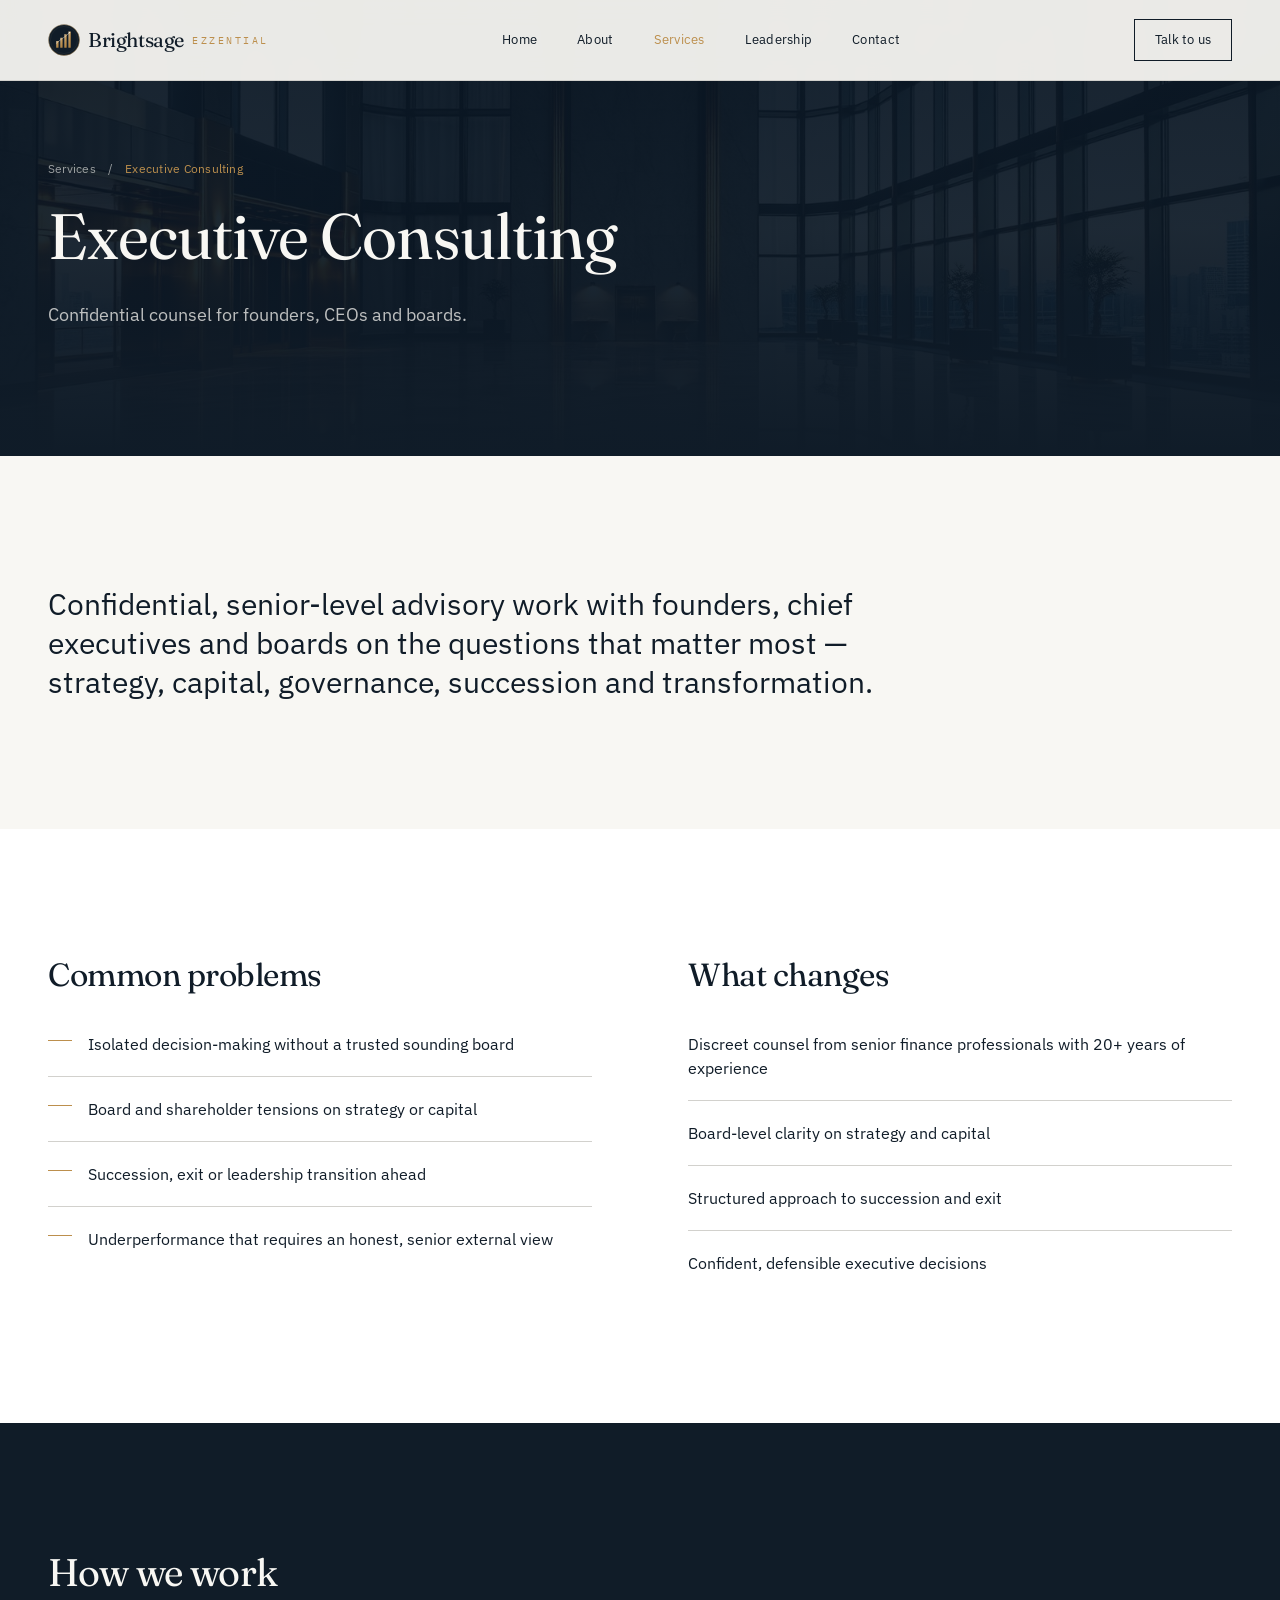
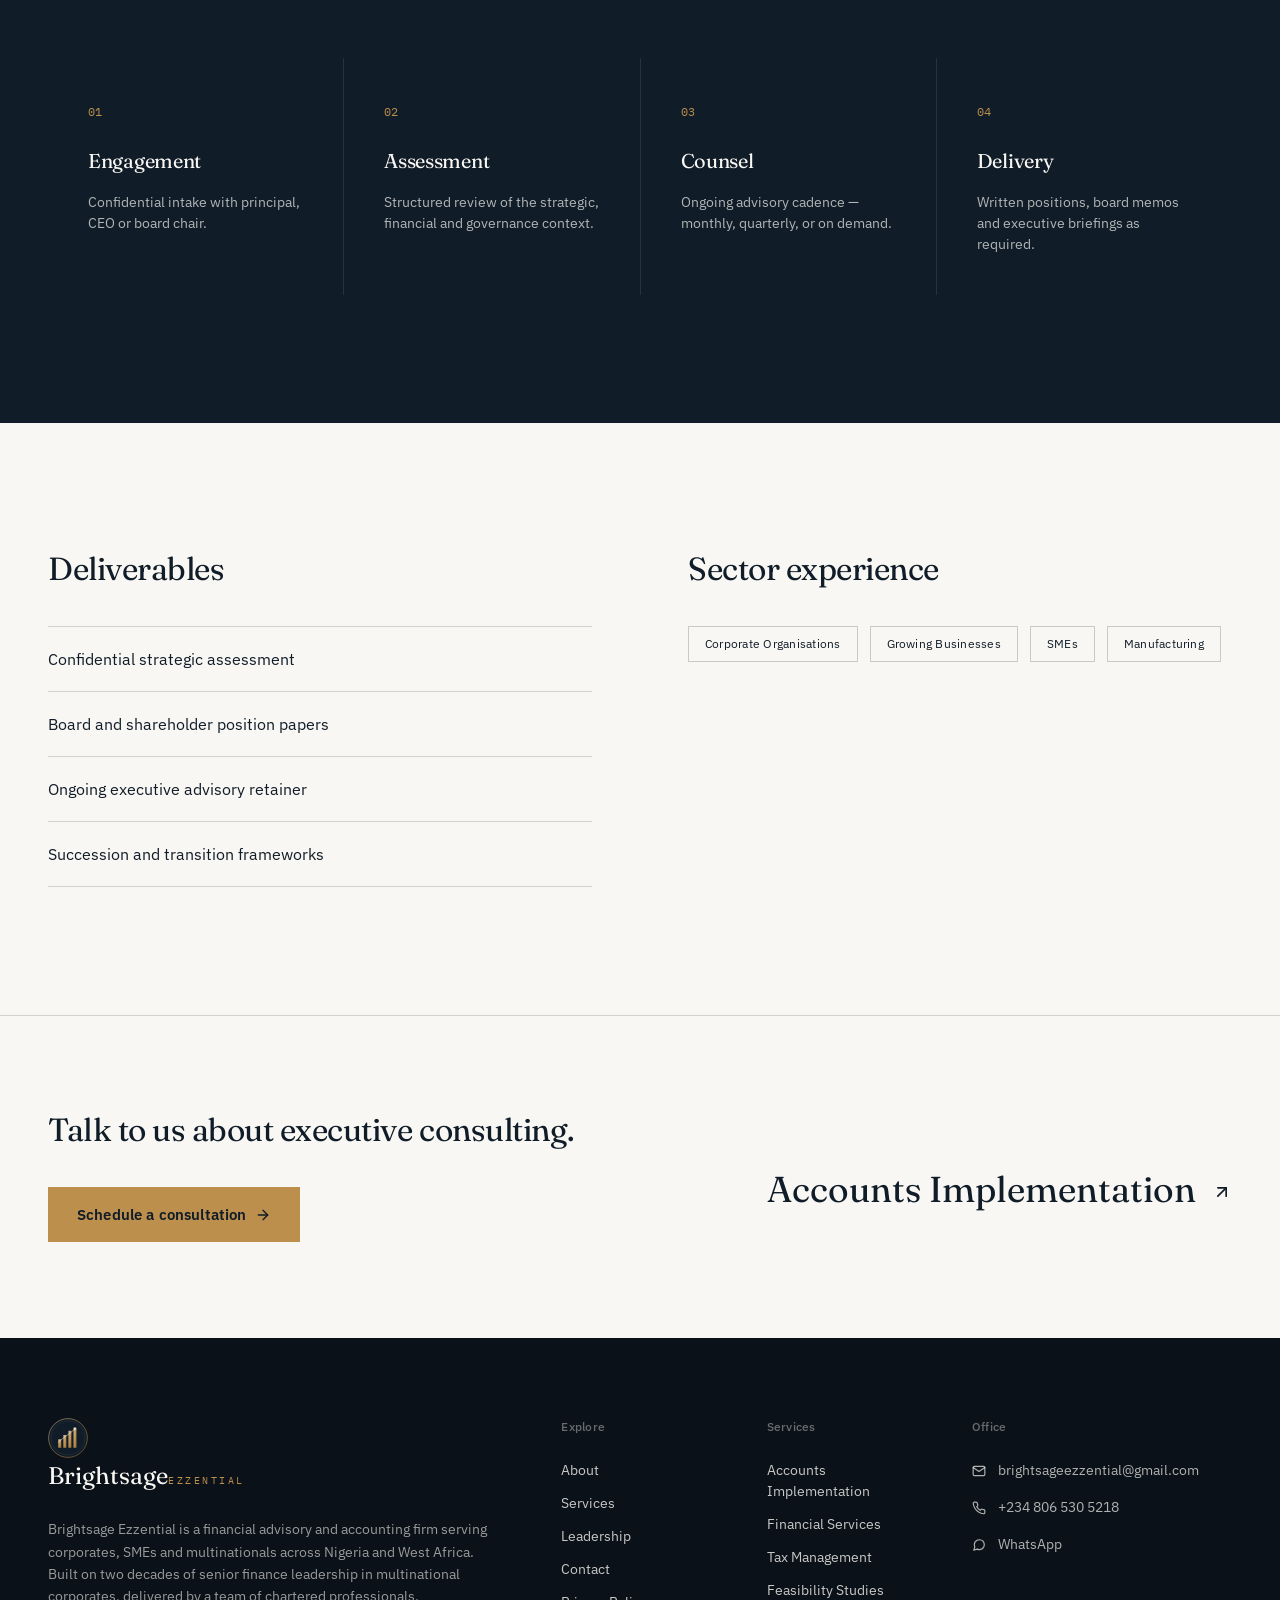
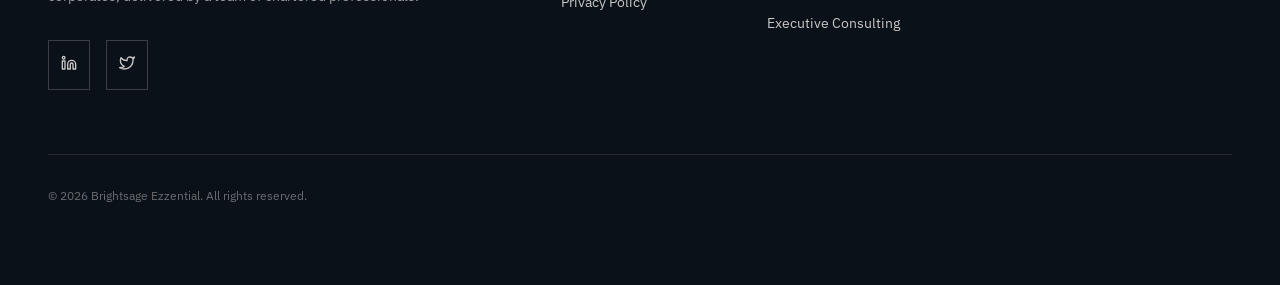
<file: services/executive-consulting.html>
<!DOCTYPE html>
<html lang="en">
<head>
  <meta charset="utf-8">
  <meta name="viewport" content="width=device-width,initial-scale=1">
  <title>Executive Consulting — Brightsage Ezzential</title>
  <meta name="description" content="Confidential counsel for founders, CEOs and boards.">
  <link rel="icon" href="../favicon.png" type="image/png">
  <link rel="apple-touch-icon" href="../apple-touch-icon.png">
  <link rel="stylesheet" href="../css/service_detail.css">

  <meta property="og:title" content="Executive Consulting - Brightsage Ezzential">
  <meta property="og:description" content="Confidential counsel for founders, CEOs and boards.">
  <meta property="og:type" content="website">
  <meta property="og:image" content="../assets/logo/Brightsage_Logo_Icon.png">
  <meta name="twitter:card" content="summary">
  <meta name="twitter:title" content="Executive Consulting - Brightsage Ezzential">
  <meta name="twitter:description" content="Confidential counsel for founders, CEOs and boards.">
</head>
<body class="bg-ivory min-h-screen">
  <header class="site-nav">
    <div class="site-nav-inner">
      <a href="../index.html" class="brand"><img src="../assets/logo/Brightsage_Logo_Icon.svg" alt="Brightsage Ezzential" class="brand-mark"><span class="brand-name">Brightsage</span><span class="brand-sub">Ezzential</span></a>
      <nav class="nav-links">
        <a href="../index.html">Home</a><a href="../about.html">About</a><a href="../services.html" class="active">Services</a><a href="../leadership.html">Leadership</a><a href="../contact.html">Contact</a>
      </nav>
      <div class="nav-cta"><a href="../contact.html">Talk to us</a></div>
      <button class="nav-toggle" id="navToggle" aria-label="Toggle menu" aria-controls="mobileMenu" aria-expanded="false"><svg width="22" height="22" viewBox="0 0 24 24" fill="none" stroke="currentColor" stroke-width="2" stroke-linecap="round" stroke-linejoin="round"><line x1="3" y1="6" x2="21" y2="6"/><line x1="3" y1="12" x2="21" y2="12"/><line x1="3" y1="18" x2="21" y2="18"/></svg></button>
    </div>
    <div class="mobile-menu" id="mobileMenu">
      <nav><a href="../index.html">Home</a><a href="../about.html">About</a><a href="../services.html">Services</a><a href="../leadership.html">Leadership</a><a href="../contact.html">Contact</a><a href="../contact.html" class="btn-primary">Talk to us</a></nav>
    </div>
  </header>

  <!-- ===== HERO ===== -->
  <section class="svc-hero">
    <img src="../assets/services-architecture.jpg" alt="" class="svc-hero-img">
    <div class="svc-hero-overlay"></div>
    <div class="svc-hero-content">
      <nav class="breadcrumb"><a href="../services.html">Services</a><span>/</span><span class="current">Executive Consulting</span></nav>
      <h1>Executive Consulting</h1>
      <p class="tagline">Confidential counsel for founders, CEOs and boards.</p>
    </div>
  </section>

  <!-- ===== OVERVIEW ===== -->
  <section class="overview">
    <div class="overview-inner">
      <div class="overview-right"><p class="overview-text">Confidential, senior-level advisory work with founders, chief executives and boards on the questions that matter most — strategy, capital, governance, succession and transformation.</p></div>
    </div>
  </section>

  <!-- ===== PROBLEMS + BENEFITS ===== -->
  <section class="pb-section">
    <div class="pb-inner">
      <div class="pb-block">
        <h2>Common problems</h2>
        <ul class="pb-list">
          <li><span class="pb-dash"></span><span>Isolated decision-making without a trusted sounding board</span></li>
          <li><span class="pb-dash"></span><span>Board and shareholder tensions on strategy or capital</span></li>
          <li><span class="pb-dash"></span><span>Succession, exit or leadership transition ahead</span></li>
          <li><span class="pb-dash"></span><span>Underperformance that requires an honest, senior external view</span></li>
        </ul>
      </div>
      <div class="pb-block">
        <h2>What changes</h2>
        <ul class="pb-list">
          <li><span>Discreet counsel from senior finance professionals with 20+ years of experience</span></li>
          <li><span>Board-level clarity on strategy and capital</span></li>
          <li><span>Structured approach to succession and exit</span></li>
          <li><span>Confident, defensible executive decisions</span></li>
        </ul>
      </div>
    </div>
  </section>

  <!-- ===== PROCESS ===== -->
  <section class="svc-process">
    <div class="svc-process-inner">
      <div class="section-head">
        <h2>How we work</h2>
        </div>
      <ol class="svc-process-grid">
        <li class="process-card"><span class="step">01</span><h3>Engagement</h3><p>Confidential intake with principal, CEO or board chair.</p></li>
        <li class="process-card"><span class="step">02</span><h3>Assessment</h3><p>Structured review of the strategic, financial and governance context.</p></li>
        <li class="process-card"><span class="step">03</span><h3>Counsel</h3><p>Ongoing advisory cadence — monthly, quarterly, or on demand.</p></li>
        <li class="process-card"><span class="step">04</span><h3>Delivery</h3><p>Written positions, board memos and executive briefings as required.</p></li>
      </ol>
    </div>
  </section>

  <!-- ===== DELIVERABLES + INDUSTRIES ===== -->
  <section class="deliv-section">
    <div class="deliv-inner">
      <div class="deliv-block">
        <h2>Deliverables</h2>
        <ul class="deliv-list">
          <li><span class="deliv-text">Confidential strategic assessment</span></li>
          <li><span class="deliv-text">Board and shareholder position papers</span></li>
          <li><span class="deliv-text">Ongoing executive advisory retainer</span></li>
          <li><span class="deliv-text">Succession and transition frameworks</span></li>
        </ul>
      </div>
      <div class="deliv-block">
        <h2>Sector experience</h2>
        <ul class="ind-tags">
          <li>Corporate Organisations</li>
          <li>Growing Businesses</li>
          <li>SMEs</li>
          <li>Manufacturing</li>
        </ul>
      </div>
    </div>
  </section>

  <!-- ===== CTA + NEXT ===== -->
  <section class="next-cta">
    <div class="next-cta-inner">
      <div>
        <h2>Talk to us about executive consulting.</h2>
        <div class="next-cta-btn"><a href="../contact.html" class="btn-gold">Schedule a consultation <svg class="icon-arrow-right" viewBox="0 0 24 24" fill="none" stroke="currentColor" stroke-width="2" stroke-linecap="round" stroke-linejoin="round"><line x1="5" y1="12" x2="19" y2="12"/><polyline points="12 5 19 12 12 19"/></svg></a></div>
      </div>
      <div class="next-right">
        <a href="./accounts-implementation.html" class="next-link">
          <span class="next-title">Accounts Implementation</span>
          <svg class="icon-arrow-up-right" viewBox="0 0 24 24" fill="none" stroke="currentColor" stroke-width="2" stroke-linecap="round" stroke-linejoin="round"><line x1="7" y1="17" x2="17" y2="7"/><polyline points="7 7 17 7 17 17"/></svg>
        </a>
      </div>
    </div>
  </section>

  <footer class="site-footer">
    <div class="site-footer-inner">
      <div class="footer-grid">
        <div class="footer-brand">
          <div class="footer-brand-header"><img src="../assets/logo/Brightsage_Logo_Icon.svg" alt="Brightsage Ezzential" class="footer-brand-mark"><span class="footer-brand-name">Brightsage</span><span class="footer-brand-sub">Ezzential</span></div>
          <p>Brightsage Ezzential is a financial advisory and accounting firm serving corporates, SMEs and multinationals across Nigeria and West Africa. Built on two decades of senior finance leadership in multinational corporates, delivered by a team of chartered professionals.</p>
          <div class="footer-social">
            <a href="#" aria-label="LinkedIn"><svg viewBox="0 0 24 24" fill="none" stroke="currentColor" stroke-width="2" stroke-linecap="round" stroke-linejoin="round"><path d="M16 8a6 6 0 0 1 6 6v7h-4v-7a2 2 0 0 0-2-2 2 2 0 0 0-2 2v7h-4v-7a6 6 0 0 1 6-6z"/><rect x="2" y="9" width="4" height="12"/><circle cx="4" cy="4" r="2"/></svg></a>
            <a href="#" aria-label="Twitter"><svg viewBox="0 0 24 24" fill="none" stroke="currentColor" stroke-width="2" stroke-linecap="round" stroke-linejoin="round"><path d="M23 3a10.9 10.9 0 0 1-3.14 1.53 4.48 4.48 0 0 0-7.86 3v1A10.66 10.66 0 0 1 3 4s-4 9 5 13a11.64 11.64 0 0 1-7 2c9 5 20 0 20-11.5a4.5 4.5 0 0 0-.08-.83A7.72 7.72 0 0 0 23 3z"/></svg></a>
          </div>
        </div>
        <div class="footer-col col-2"><div class="eyebrow">Explore</div><ul><li><a href="../about.html" class="link-underline">About</a></li><li><a href="../services.html" class="link-underline">Services</a></li><li><a href="../leadership.html" class="link-underline">Leadership</a></li><li><a href="../contact.html" class="link-underline">Contact</a></li><li><a href="../privacy.html" class="link-underline">Privacy Policy</a></li></ul></div>
        <div class="footer-col col-2"><div class="eyebrow">Services</div><ul><li><a href="accounts-implementation.html" class="link-underline">Accounts Implementation</a></li><li><a href="financial-services.html" class="link-underline">Financial Services</a></li><li><a href="tax-management.html" class="link-underline">Tax Management</a></li><li><a href="feasibility-studies.html" class="link-underline">Feasibility Studies</a></li><li><a href="executive-consulting.html" class="link-underline">Executive Consulting</a></li></ul></div>
        <div class="footer-col col-3"><div class="eyebrow">Office</div><address class="footer-address"><!--<p>Corporate Office<br>Victoria Island, Lagos<br>Federal Republic of Nigeria</p>--><a href="mailto:brightsageezzential@gmail.com"><svg viewBox="0 0 24 24" fill="none" stroke="currentColor" stroke-width="2" stroke-linecap="round" stroke-linejoin="round"><path d="M4 4h16c1.1 0 2 .9 2 2v12c0 1.1-.9 2-2 2H4c-1.1 0-2-.9-2-2V6c0-1.1.9-2 2-2z"/><polyline points="22,6 12,13 2,6"/></svg> brightsageezzential@gmail.com</a><a href="tel:+2348065305218"><svg viewBox="0 0 24 24" fill="none" stroke="currentColor" stroke-width="2" stroke-linecap="round" stroke-linejoin="round"><path d="M22 16.92v3a2 2 0 0 1-2.18 2 19.79 19.79 0 0 1-8.63-3.07 19.5 19.5 0 0 1-6-6 19.79 19.79 0 0 1-3.07-8.67A2 2 0 0 1 4.11 2h3a2 2 0 0 1 2 1.72 12.84 12.84 0 0 0 .7 2.81 2 2 0 0 1-.45 2.11L8.09 9.91a16 16 0 0 0 6 6l1.27-1.27a2 2 0 0 1 2.11-.45 12.84 12.84 0 0 0 2.81.7A2 2 0 0 1 22 16.92z"/></svg> +234 806 530 5218</a><a href="https://wa.me/2348065305218"><svg viewBox="0 0 24 24" fill="none" stroke="currentColor" stroke-width="2" stroke-linecap="round" stroke-linejoin="round"><path d="M21 11.5a8.38 8.38 0 0 1-.9 3.8 8.5 8.5 0 0 1-7.6 4.7 8.38 8.38 0 0 1-3.8-.9L3 21l1.9-5.7a8.38 8.38 0 0 1-.9-3.8 8.5 8.5 0 0 1 4.7-7.6 8.38 8.38 0 0 1 3.8-.9h.5a8.48 8.48 0 0 1 8 8v.5z"/></svg> WhatsApp</a></address></div>
      </div>
      <div class="footer-bottom"><p>© 2026 Brightsage Ezzential. All rights reserved.</p></div>
    </div>
  </footer>

  <script>
    (function(){var t=document.getElementById('navToggle'),m=document.getElementById('mobileMenu');t.addEventListener('click',function(){var open=m.classList.toggle('open');t.setAttribute('aria-expanded',open?'true':'false');});})();
  </script>
</body>
</html>
</file>
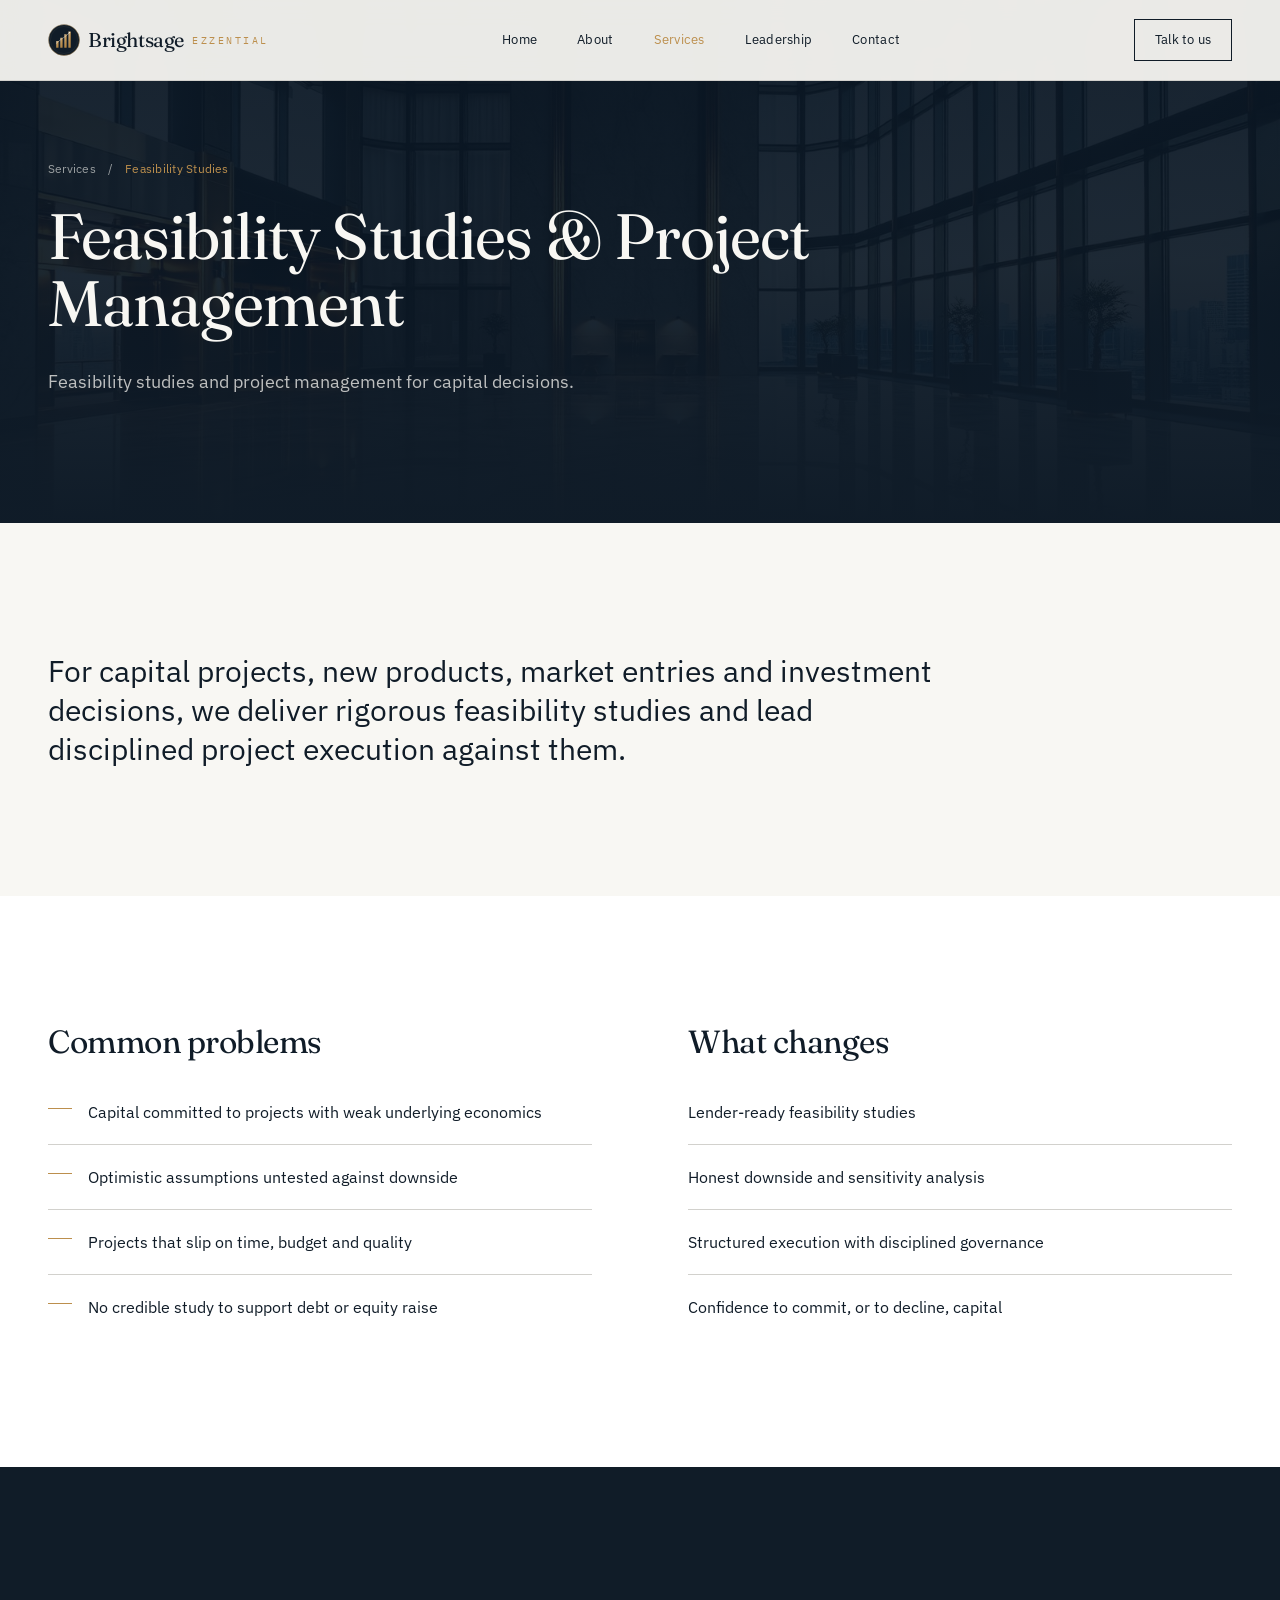
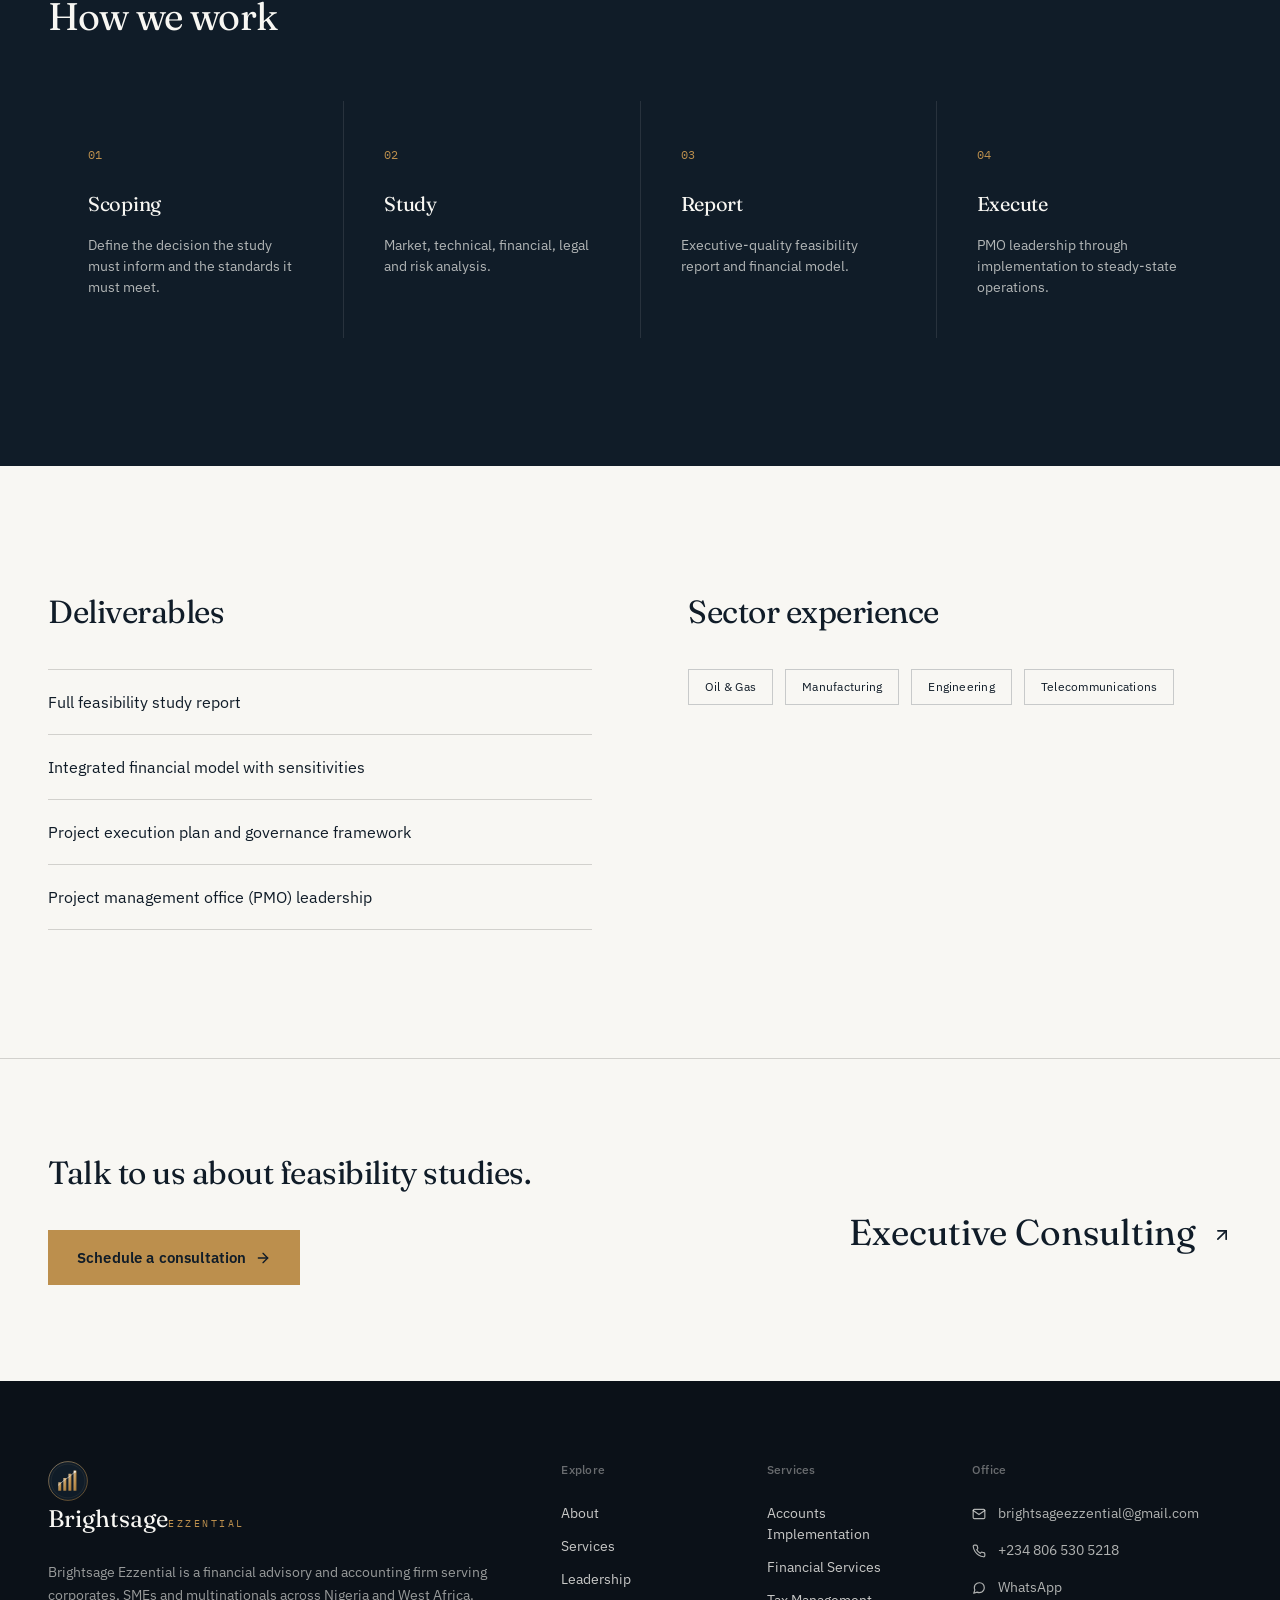
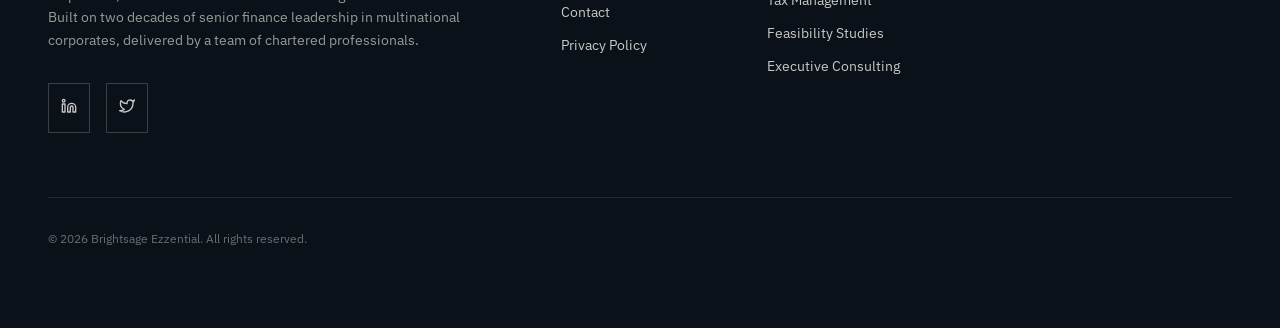
<file: services/feasibility-studies.html>
<!DOCTYPE html>
<html lang="en">
<head>
  <meta charset="utf-8">
  <meta name="viewport" content="width=device-width,initial-scale=1">
  <title>Feasibility Studies & Project Management — Brightsage Ezzential</title>
  <meta name="description" content="Feasibility studies and project management for capital decisions.">
  <link rel="icon" href="../favicon.png" type="image/png">
  <link rel="apple-touch-icon" href="../apple-touch-icon.png">
  <link rel="stylesheet" href="../css/service_detail.css">

  <meta property="og:title" content="Feasibility Studies & Project Management - Brightsage Ezzential">
  <meta property="og:description" content="Feasibility studies and project management for capital decisions.">
  <meta property="og:type" content="website">
  <meta property="og:image" content="../assets/logo/Brightsage_Logo_Icon.png">
  <meta name="twitter:card" content="summary">
  <meta name="twitter:title" content="Feasibility Studies & Project Management - Brightsage Ezzential">
  <meta name="twitter:description" content="Feasibility studies and project management for capital decisions.">
</head>
<body class="bg-ivory min-h-screen">
  <header class="site-nav">
    <div class="site-nav-inner">
      <a href="../index.html" class="brand"><img src="../assets/logo/Brightsage_Logo_Icon.svg" alt="Brightsage Ezzential" class="brand-mark"><span class="brand-name">Brightsage</span><span class="brand-sub">Ezzential</span></a>
      <nav class="nav-links">
        <a href="../index.html">Home</a><a href="../about.html">About</a><a href="../services.html" class="active">Services</a><a href="../leadership.html">Leadership</a><a href="../contact.html">Contact</a>
      </nav>
      <div class="nav-cta"><a href="../contact.html">Talk to us</a></div>
      <button class="nav-toggle" id="navToggle" aria-label="Toggle menu" aria-controls="mobileMenu" aria-expanded="false"><svg width="22" height="22" viewBox="0 0 24 24" fill="none" stroke="currentColor" stroke-width="2" stroke-linecap="round" stroke-linejoin="round"><line x1="3" y1="6" x2="21" y2="6"/><line x1="3" y1="12" x2="21" y2="12"/><line x1="3" y1="18" x2="21" y2="18"/></svg></button>
    </div>
    <div class="mobile-menu" id="mobileMenu">
      <nav><a href="../index.html">Home</a><a href="../about.html">About</a><a href="../services.html">Services</a><a href="../leadership.html">Leadership</a><a href="../contact.html">Contact</a><a href="../contact.html" class="btn-primary">Talk to us</a></nav>
    </div>
  </header>

  <!-- ===== HERO ===== -->
  <section class="svc-hero">
    <img src="../assets/services-architecture.jpg" alt="" class="svc-hero-img">
    <div class="svc-hero-overlay"></div>
    <div class="svc-hero-content">
      <nav class="breadcrumb"><a href="../services.html">Services</a><span>/</span><span class="current">Feasibility Studies</span></nav>
      <h1>Feasibility Studies & Project Management</h1>
      <p class="tagline">Feasibility studies and project management for capital decisions.</p>
    </div>
  </section>

  <!-- ===== OVERVIEW ===== -->
  <section class="overview">
    <div class="overview-inner">
      <div class="overview-right"><p class="overview-text">For capital projects, new products, market entries and investment decisions, we deliver rigorous feasibility studies and lead disciplined project execution against them.</p></div>
    </div>
  </section>

  <!-- ===== PROBLEMS + BENEFITS ===== -->
  <section class="pb-section">
    <div class="pb-inner">
      <div class="pb-block">
        <h2>Common problems</h2>
        <ul class="pb-list">
          <li><span class="pb-dash"></span><span>Capital committed to projects with weak underlying economics</span></li>
          <li><span class="pb-dash"></span><span>Optimistic assumptions untested against downside</span></li>
          <li><span class="pb-dash"></span><span>Projects that slip on time, budget and quality</span></li>
          <li><span class="pb-dash"></span><span>No credible study to support debt or equity raise</span></li>
        </ul>
      </div>
      <div class="pb-block">
        <h2>What changes</h2>
        <ul class="pb-list">
          <li><span>Lender-ready feasibility studies</span></li>
          <li><span>Honest downside and sensitivity analysis</span></li>
          <li><span>Structured execution with disciplined governance</span></li>
          <li><span>Confidence to commit, or to decline, capital</span></li>
        </ul>
      </div>
    </div>
  </section>

  <!-- ===== PROCESS ===== -->
  <section class="svc-process">
    <div class="svc-process-inner">
      <div class="section-head">
        <h2>How we work</h2>
        </div>
      <ol class="svc-process-grid">
        <li class="process-card"><span class="step">01</span><h3>Scoping</h3><p>Define the decision the study must inform and the standards it must meet.</p></li>
        <li class="process-card"><span class="step">02</span><h3>Study</h3><p>Market, technical, financial, legal and risk analysis.</p></li>
        <li class="process-card"><span class="step">03</span><h3>Report</h3><p>Executive-quality feasibility report and financial model.</p></li>
        <li class="process-card"><span class="step">04</span><h3>Execute</h3><p>PMO leadership through implementation to steady-state operations.</p></li>
      </ol>
    </div>
  </section>

  <!-- ===== DELIVERABLES + INDUSTRIES ===== -->
  <section class="deliv-section">
    <div class="deliv-inner">
      <div class="deliv-block">
        <h2>Deliverables</h2>
        <ul class="deliv-list">
          <li><span class="deliv-text">Full feasibility study report</span></li>
          <li><span class="deliv-text">Integrated financial model with sensitivities</span></li>
          <li><span class="deliv-text">Project execution plan and governance framework</span></li>
          <li><span class="deliv-text">Project management office (PMO) leadership</span></li>
        </ul>
      </div>
      <div class="deliv-block">
        <h2>Sector experience</h2>
        <ul class="ind-tags">
          <li>Oil & Gas</li>
          <li>Manufacturing</li>
          <li>Engineering</li>
          <li>Telecommunications</li>
        </ul>
      </div>
    </div>
  </section>

  <!-- ===== CTA + NEXT ===== -->
  <section class="next-cta">
    <div class="next-cta-inner">
      <div>
        <h2>Talk to us about feasibility studies.</h2>
        <div class="next-cta-btn"><a href="../contact.html" class="btn-gold">Schedule a consultation <svg class="icon-arrow-right" viewBox="0 0 24 24" fill="none" stroke="currentColor" stroke-width="2" stroke-linecap="round" stroke-linejoin="round"><line x1="5" y1="12" x2="19" y2="12"/><polyline points="12 5 19 12 12 19"/></svg></a></div>
      </div>
      <div class="next-right">
        <a href="./executive-consulting.html" class="next-link">
          <span class="next-title">Executive Consulting</span>
          <svg class="icon-arrow-up-right" viewBox="0 0 24 24" fill="none" stroke="currentColor" stroke-width="2" stroke-linecap="round" stroke-linejoin="round"><line x1="7" y1="17" x2="17" y2="7"/><polyline points="7 7 17 7 17 17"/></svg>
        </a>
      </div>
    </div>
  </section>

  <footer class="site-footer">
    <div class="site-footer-inner">
      <div class="footer-grid">
        <div class="footer-brand">
          <div class="footer-brand-header"><img src="../assets/logo/Brightsage_Logo_Icon.svg" alt="Brightsage Ezzential" class="footer-brand-mark"><span class="footer-brand-name">Brightsage</span><span class="footer-brand-sub">Ezzential</span></div>
          <p>Brightsage Ezzential is a financial advisory and accounting firm serving corporates, SMEs and multinationals across Nigeria and West Africa. Built on two decades of senior finance leadership in multinational corporates, delivered by a team of chartered professionals.</p>
          <div class="footer-social">
            <a href="#" aria-label="LinkedIn"><svg viewBox="0 0 24 24" fill="none" stroke="currentColor" stroke-width="2" stroke-linecap="round" stroke-linejoin="round"><path d="M16 8a6 6 0 0 1 6 6v7h-4v-7a2 2 0 0 0-2-2 2 2 0 0 0-2 2v7h-4v-7a6 6 0 0 1 6-6z"/><rect x="2" y="9" width="4" height="12"/><circle cx="4" cy="4" r="2"/></svg></a>
            <a href="#" aria-label="Twitter"><svg viewBox="0 0 24 24" fill="none" stroke="currentColor" stroke-width="2" stroke-linecap="round" stroke-linejoin="round"><path d="M23 3a10.9 10.9 0 0 1-3.14 1.53 4.48 4.48 0 0 0-7.86 3v1A10.66 10.66 0 0 1 3 4s-4 9 5 13a11.64 11.64 0 0 1-7 2c9 5 20 0 20-11.5a4.5 4.5 0 0 0-.08-.83A7.72 7.72 0 0 0 23 3z"/></svg></a>
          </div>
        </div>
        <div class="footer-col col-2"><div class="eyebrow">Explore</div><ul><li><a href="../about.html" class="link-underline">About</a></li><li><a href="../services.html" class="link-underline">Services</a></li><li><a href="../leadership.html" class="link-underline">Leadership</a></li><li><a href="../contact.html" class="link-underline">Contact</a></li><li><a href="../privacy.html" class="link-underline">Privacy Policy</a></li></ul></div>
        <div class="footer-col col-2"><div class="eyebrow">Services</div><ul><li><a href="accounts-implementation.html" class="link-underline">Accounts Implementation</a></li><li><a href="financial-services.html" class="link-underline">Financial Services</a></li><li><a href="tax-management.html" class="link-underline">Tax Management</a></li><li><a href="feasibility-studies.html" class="link-underline">Feasibility Studies</a></li><li><a href="executive-consulting.html" class="link-underline">Executive Consulting</a></li></ul></div>
        <div class="footer-col col-3"><div class="eyebrow">Office</div><address class="footer-address"><!--<p>Corporate Office<br>Victoria Island, Lagos<br>Federal Republic of Nigeria</p>--><a href="mailto:brightsageezzential@gmail.com"><svg viewBox="0 0 24 24" fill="none" stroke="currentColor" stroke-width="2" stroke-linecap="round" stroke-linejoin="round"><path d="M4 4h16c1.1 0 2 .9 2 2v12c0 1.1-.9 2-2 2H4c-1.1 0-2-.9-2-2V6c0-1.1.9-2 2-2z"/><polyline points="22,6 12,13 2,6"/></svg> brightsageezzential@gmail.com</a><a href="tel:+2348065305218"><svg viewBox="0 0 24 24" fill="none" stroke="currentColor" stroke-width="2" stroke-linecap="round" stroke-linejoin="round"><path d="M22 16.92v3a2 2 0 0 1-2.18 2 19.79 19.79 0 0 1-8.63-3.07 19.5 19.5 0 0 1-6-6 19.79 19.79 0 0 1-3.07-8.67A2 2 0 0 1 4.11 2h3a2 2 0 0 1 2 1.72 12.84 12.84 0 0 0 .7 2.81 2 2 0 0 1-.45 2.11L8.09 9.91a16 16 0 0 0 6 6l1.27-1.27a2 2 0 0 1 2.11-.45 12.84 12.84 0 0 0 2.81.7A2 2 0 0 1 22 16.92z"/></svg> +234 806 530 5218</a><a href="https://wa.me/2348065305218"><svg viewBox="0 0 24 24" fill="none" stroke="currentColor" stroke-width="2" stroke-linecap="round" stroke-linejoin="round"><path d="M21 11.5a8.38 8.38 0 0 1-.9 3.8 8.5 8.5 0 0 1-7.6 4.7 8.38 8.38 0 0 1-3.8-.9L3 21l1.9-5.7a8.38 8.38 0 0 1-.9-3.8 8.5 8.5 0 0 1 4.7-7.6 8.38 8.38 0 0 1 3.8-.9h.5a8.48 8.48 0 0 1 8 8v.5z"/></svg> WhatsApp</a></address></div>
      </div>
      <div class="footer-bottom"><p>© 2026 Brightsage Ezzential. All rights reserved.</p></div>
    </div>
  </footer>

  <script>
    (function(){var t=document.getElementById('navToggle'),m=document.getElementById('mobileMenu');t.addEventListener('click',function(){var open=m.classList.toggle('open');t.setAttribute('aria-expanded',open?'true':'false');});})();
  </script>
</body>
</html>
</file>
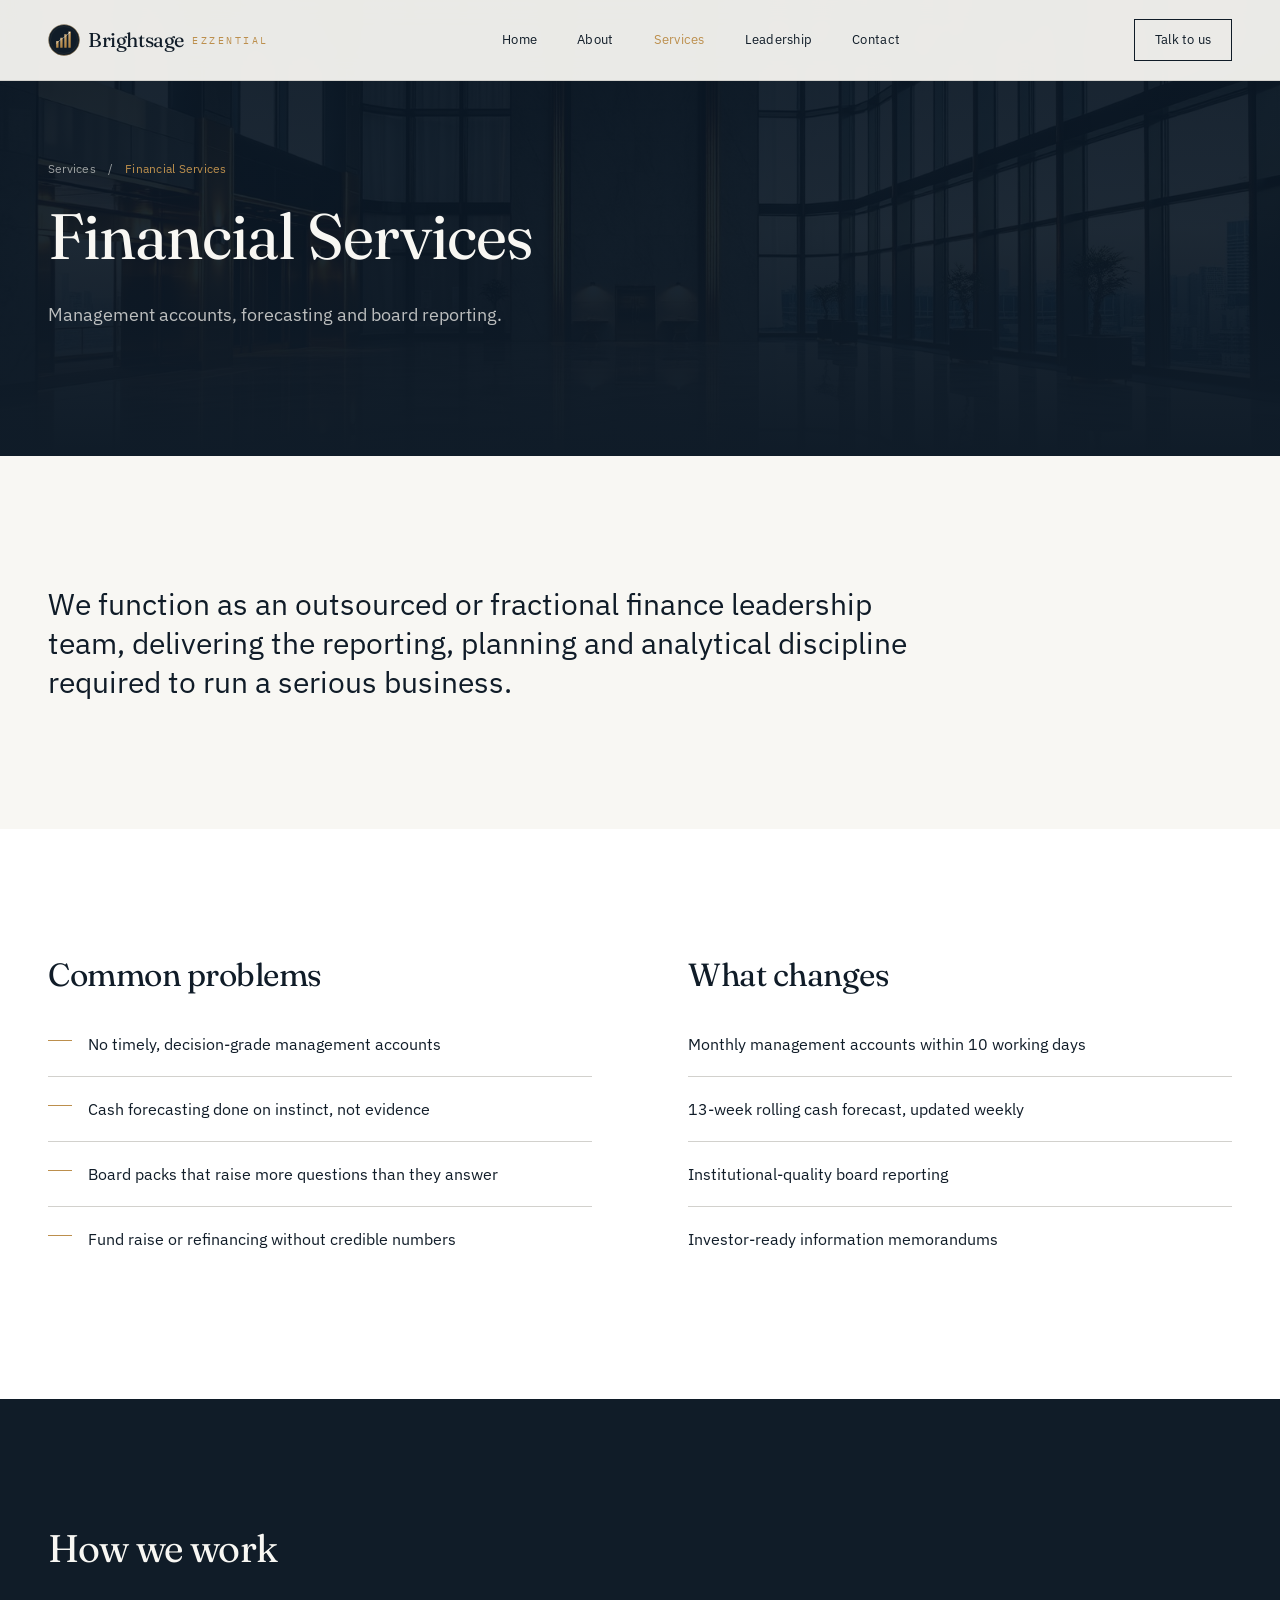
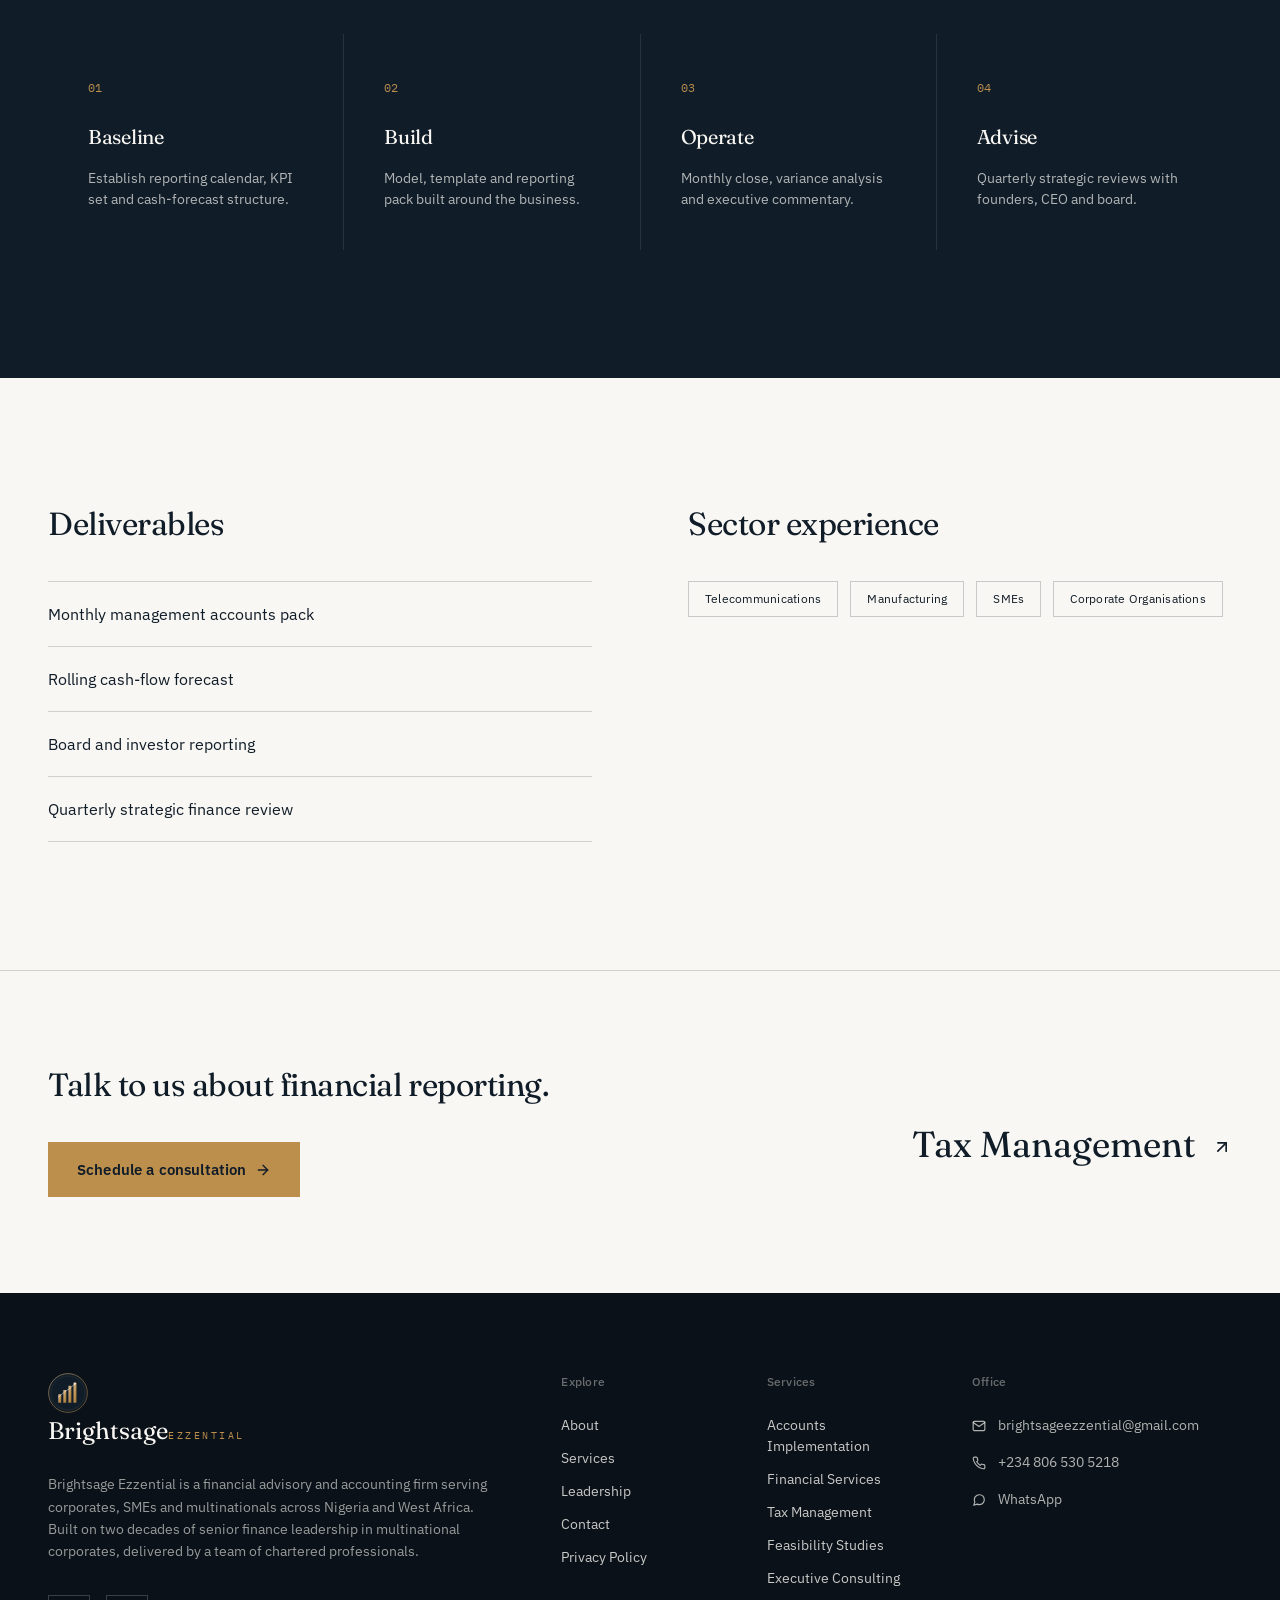
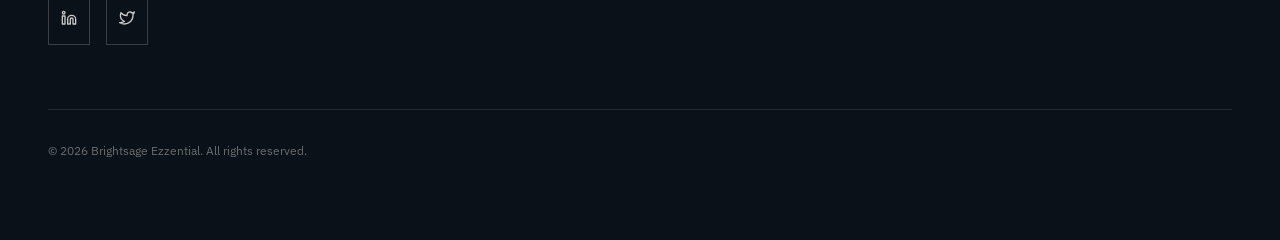
<file: services/financial-services.html>
<!DOCTYPE html>
<html lang="en">
<head>
  <meta charset="utf-8">
  <meta name="viewport" content="width=device-width,initial-scale=1">
  <title>Financial Services — Brightsage Ezzential</title>
  <meta name="description" content="Management accounts, forecasting and board reporting.">
  <link rel="icon" href="../favicon.png" type="image/png">
  <link rel="apple-touch-icon" href="../apple-touch-icon.png">
  <link rel="stylesheet" href="../css/service_detail.css">

  <meta property="og:title" content="Financial Services - Brightsage Ezzential">
  <meta property="og:description" content="Management accounts, forecasting and board reporting.">
  <meta property="og:type" content="website">
  <meta property="og:image" content="../assets/logo/Brightsage_Logo_Icon.png">
  <meta name="twitter:card" content="summary">
  <meta name="twitter:title" content="Financial Services - Brightsage Ezzential">
  <meta name="twitter:description" content="Management accounts, forecasting and board reporting.">
</head>
<body class="bg-ivory min-h-screen">
  <header class="site-nav">
    <div class="site-nav-inner">
      <a href="../index.html" class="brand"><img src="../assets/logo/Brightsage_Logo_Icon.svg" alt="Brightsage Ezzential" class="brand-mark"><span class="brand-name">Brightsage</span><span class="brand-sub">Ezzential</span></a>
      <nav class="nav-links">
        <a href="../index.html">Home</a><a href="../about.html">About</a><a href="../services.html" class="active">Services</a><a href="../leadership.html">Leadership</a><a href="../contact.html">Contact</a>
      </nav>
      <div class="nav-cta"><a href="../contact.html">Talk to us</a></div>
      <button class="nav-toggle" id="navToggle" aria-label="Toggle menu" aria-controls="mobileMenu" aria-expanded="false"><svg width="22" height="22" viewBox="0 0 24 24" fill="none" stroke="currentColor" stroke-width="2" stroke-linecap="round" stroke-linejoin="round"><line x1="3" y1="6" x2="21" y2="6"/><line x1="3" y1="12" x2="21" y2="12"/><line x1="3" y1="18" x2="21" y2="18"/></svg></button>
    </div>
    <div class="mobile-menu" id="mobileMenu">
      <nav><a href="../index.html">Home</a><a href="../about.html">About</a><a href="../services.html">Services</a><a href="../leadership.html">Leadership</a><a href="../contact.html">Contact</a><a href="../contact.html" class="btn-primary">Talk to us</a></nav>
    </div>
  </header>

  <!-- ===== HERO ===== -->
  <section class="svc-hero">
    <img src="../assets/services-architecture.jpg" alt="" class="svc-hero-img">
    <div class="svc-hero-overlay"></div>
    <div class="svc-hero-content">
      <nav class="breadcrumb"><a href="../services.html">Services</a><span>/</span><span class="current">Financial Services</span></nav>
      <h1>Financial Services</h1>
      <p class="tagline">Management accounts, forecasting and board reporting.</p>
    </div>
  </section>

  <!-- ===== OVERVIEW ===== -->
  <section class="overview">
    <div class="overview-inner">
      <div class="overview-right"><p class="overview-text">We function as an outsourced or fractional finance leadership team, delivering the reporting, planning and analytical discipline required to run a serious business.</p></div>
    </div>
  </section>

  <!-- ===== PROBLEMS + BENEFITS ===== -->
  <section class="pb-section">
    <div class="pb-inner">
      <div class="pb-block">
        <h2>Common problems</h2>
        <ul class="pb-list">
          <li><span class="pb-dash"></span><span>No timely, decision-grade management accounts</span></li>
          <li><span class="pb-dash"></span><span>Cash forecasting done on instinct, not evidence</span></li>
          <li><span class="pb-dash"></span><span>Board packs that raise more questions than they answer</span></li>
          <li><span class="pb-dash"></span><span>Fund raise or refinancing without credible numbers</span></li>
        </ul>
      </div>
      <div class="pb-block">
        <h2>What changes</h2>
        <ul class="pb-list">
          <li><span>Monthly management accounts within 10 working days</span></li>
          <li><span>13-week rolling cash forecast, updated weekly</span></li>
          <li><span>Institutional-quality board reporting</span></li>
          <li><span>Investor-ready information memorandums</span></li>
        </ul>
      </div>
    </div>
  </section>

  <!-- ===== PROCESS ===== -->
  <section class="svc-process">
    <div class="svc-process-inner">
      <div class="section-head">
        <h2>How we work</h2>
        </div>
      <ol class="svc-process-grid">
        <li class="process-card"><span class="step">01</span><h3>Baseline</h3><p>Establish reporting calendar, KPI set and cash-forecast structure.</p></li>
        <li class="process-card"><span class="step">02</span><h3>Build</h3><p>Model, template and reporting pack built around the business.</p></li>
        <li class="process-card"><span class="step">03</span><h3>Operate</h3><p>Monthly close, variance analysis and executive commentary.</p></li>
        <li class="process-card"><span class="step">04</span><h3>Advise</h3><p>Quarterly strategic reviews with founders, CEO and board.</p></li>
      </ol>
    </div>
  </section>

  <!-- ===== DELIVERABLES + INDUSTRIES ===== -->
  <section class="deliv-section">
    <div class="deliv-inner">
      <div class="deliv-block">
        <h2>Deliverables</h2>
        <ul class="deliv-list">
          <li><span class="deliv-text">Monthly management accounts pack</span></li>
          <li><span class="deliv-text">Rolling cash-flow forecast</span></li>
          <li><span class="deliv-text">Board and investor reporting</span></li>
          <li><span class="deliv-text">Quarterly strategic finance review</span></li>
        </ul>
      </div>
      <div class="deliv-block">
        <h2>Sector experience</h2>
        <ul class="ind-tags">
          <li>Telecommunications</li>
          <li>Manufacturing</li>
          <li>SMEs</li>
          <li>Corporate Organisations</li>
        </ul>
      </div>
    </div>
  </section>

  <!-- ===== CTA + NEXT ===== -->
  <section class="next-cta">
    <div class="next-cta-inner">
      <div>
        <h2>Talk to us about financial reporting.</h2>
        <div class="next-cta-btn"><a href="../contact.html" class="btn-gold">Schedule a consultation <svg class="icon-arrow-right" viewBox="0 0 24 24" fill="none" stroke="currentColor" stroke-width="2" stroke-linecap="round" stroke-linejoin="round"><line x1="5" y1="12" x2="19" y2="12"/><polyline points="12 5 19 12 12 19"/></svg></a></div>
      </div>
      <div class="next-right">
        <a href="./tax-management.html" class="next-link">
          <span class="next-title">Tax Management</span>
          <svg class="icon-arrow-up-right" viewBox="0 0 24 24" fill="none" stroke="currentColor" stroke-width="2" stroke-linecap="round" stroke-linejoin="round"><line x1="7" y1="17" x2="17" y2="7"/><polyline points="7 7 17 7 17 17"/></svg>
        </a>
      </div>
    </div>
  </section>

  <footer class="site-footer">
    <div class="site-footer-inner">
      <div class="footer-grid">
        <div class="footer-brand">
          <div class="footer-brand-header"><img src="../assets/logo/Brightsage_Logo_Icon.svg" alt="Brightsage Ezzential" class="footer-brand-mark"><span class="footer-brand-name">Brightsage</span><span class="footer-brand-sub">Ezzential</span></div>
          <p>Brightsage Ezzential is a financial advisory and accounting firm serving corporates, SMEs and multinationals across Nigeria and West Africa. Built on two decades of senior finance leadership in multinational corporates, delivered by a team of chartered professionals.</p>
          <div class="footer-social">
            <a href="#" aria-label="LinkedIn"><svg viewBox="0 0 24 24" fill="none" stroke="currentColor" stroke-width="2" stroke-linecap="round" stroke-linejoin="round"><path d="M16 8a6 6 0 0 1 6 6v7h-4v-7a2 2 0 0 0-2-2 2 2 0 0 0-2 2v7h-4v-7a6 6 0 0 1 6-6z"/><rect x="2" y="9" width="4" height="12"/><circle cx="4" cy="4" r="2"/></svg></a>
            <a href="#" aria-label="Twitter"><svg viewBox="0 0 24 24" fill="none" stroke="currentColor" stroke-width="2" stroke-linecap="round" stroke-linejoin="round"><path d="M23 3a10.9 10.9 0 0 1-3.14 1.53 4.48 4.48 0 0 0-7.86 3v1A10.66 10.66 0 0 1 3 4s-4 9 5 13a11.64 11.64 0 0 1-7 2c9 5 20 0 20-11.5a4.5 4.5 0 0 0-.08-.83A7.72 7.72 0 0 0 23 3z"/></svg></a>
          </div>
        </div>
        <div class="footer-col col-2"><div class="eyebrow">Explore</div><ul><li><a href="../about.html" class="link-underline">About</a></li><li><a href="../services.html" class="link-underline">Services</a></li><li><a href="../leadership.html" class="link-underline">Leadership</a></li><li><a href="../contact.html" class="link-underline">Contact</a></li><li><a href="../privacy.html" class="link-underline">Privacy Policy</a></li></ul></div>
        <div class="footer-col col-2"><div class="eyebrow">Services</div><ul><li><a href="accounts-implementation.html" class="link-underline">Accounts Implementation</a></li><li><a href="financial-services.html" class="link-underline">Financial Services</a></li><li><a href="tax-management.html" class="link-underline">Tax Management</a></li><li><a href="feasibility-studies.html" class="link-underline">Feasibility Studies</a></li><li><a href="executive-consulting.html" class="link-underline">Executive Consulting</a></li></ul></div>
        <div class="footer-col col-3"><div class="eyebrow">Office</div><address class="footer-address"><!--<p>Corporate Office<br>Victoria Island, Lagos<br>Federal Republic of Nigeria</p>--><a href="mailto:brightsageezzential@gmail.com"><svg viewBox="0 0 24 24" fill="none" stroke="currentColor" stroke-width="2" stroke-linecap="round" stroke-linejoin="round"><path d="M4 4h16c1.1 0 2 .9 2 2v12c0 1.1-.9 2-2 2H4c-1.1 0-2-.9-2-2V6c0-1.1.9-2 2-2z"/><polyline points="22,6 12,13 2,6"/></svg> brightsageezzential@gmail.com</a><a href="tel:+2348065305218"><svg viewBox="0 0 24 24" fill="none" stroke="currentColor" stroke-width="2" stroke-linecap="round" stroke-linejoin="round"><path d="M22 16.92v3a2 2 0 0 1-2.18 2 19.79 19.79 0 0 1-8.63-3.07 19.5 19.5 0 0 1-6-6 19.79 19.79 0 0 1-3.07-8.67A2 2 0 0 1 4.11 2h3a2 2 0 0 1 2 1.72 12.84 12.84 0 0 0 .7 2.81 2 2 0 0 1-.45 2.11L8.09 9.91a16 16 0 0 0 6 6l1.27-1.27a2 2 0 0 1 2.11-.45 12.84 12.84 0 0 0 2.81.7A2 2 0 0 1 22 16.92z"/></svg> +234 806 530 5218</a><a href="https://wa.me/2348065305218"><svg viewBox="0 0 24 24" fill="none" stroke="currentColor" stroke-width="2" stroke-linecap="round" stroke-linejoin="round"><path d="M21 11.5a8.38 8.38 0 0 1-.9 3.8 8.5 8.5 0 0 1-7.6 4.7 8.38 8.38 0 0 1-3.8-.9L3 21l1.9-5.7a8.38 8.38 0 0 1-.9-3.8 8.5 8.5 0 0 1 4.7-7.6 8.38 8.38 0 0 1 3.8-.9h.5a8.48 8.48 0 0 1 8 8v.5z"/></svg> WhatsApp</a></address></div>
      </div>
      <div class="footer-bottom"><p>© 2026 Brightsage Ezzential. All rights reserved.</p></div>
    </div>
  </footer>

  <script>
    (function(){var t=document.getElementById('navToggle'),m=document.getElementById('mobileMenu');t.addEventListener('click',function(){var open=m.classList.toggle('open');t.setAttribute('aria-expanded',open?'true':'false');});})();
  </script>
</body>
</html>
</file>
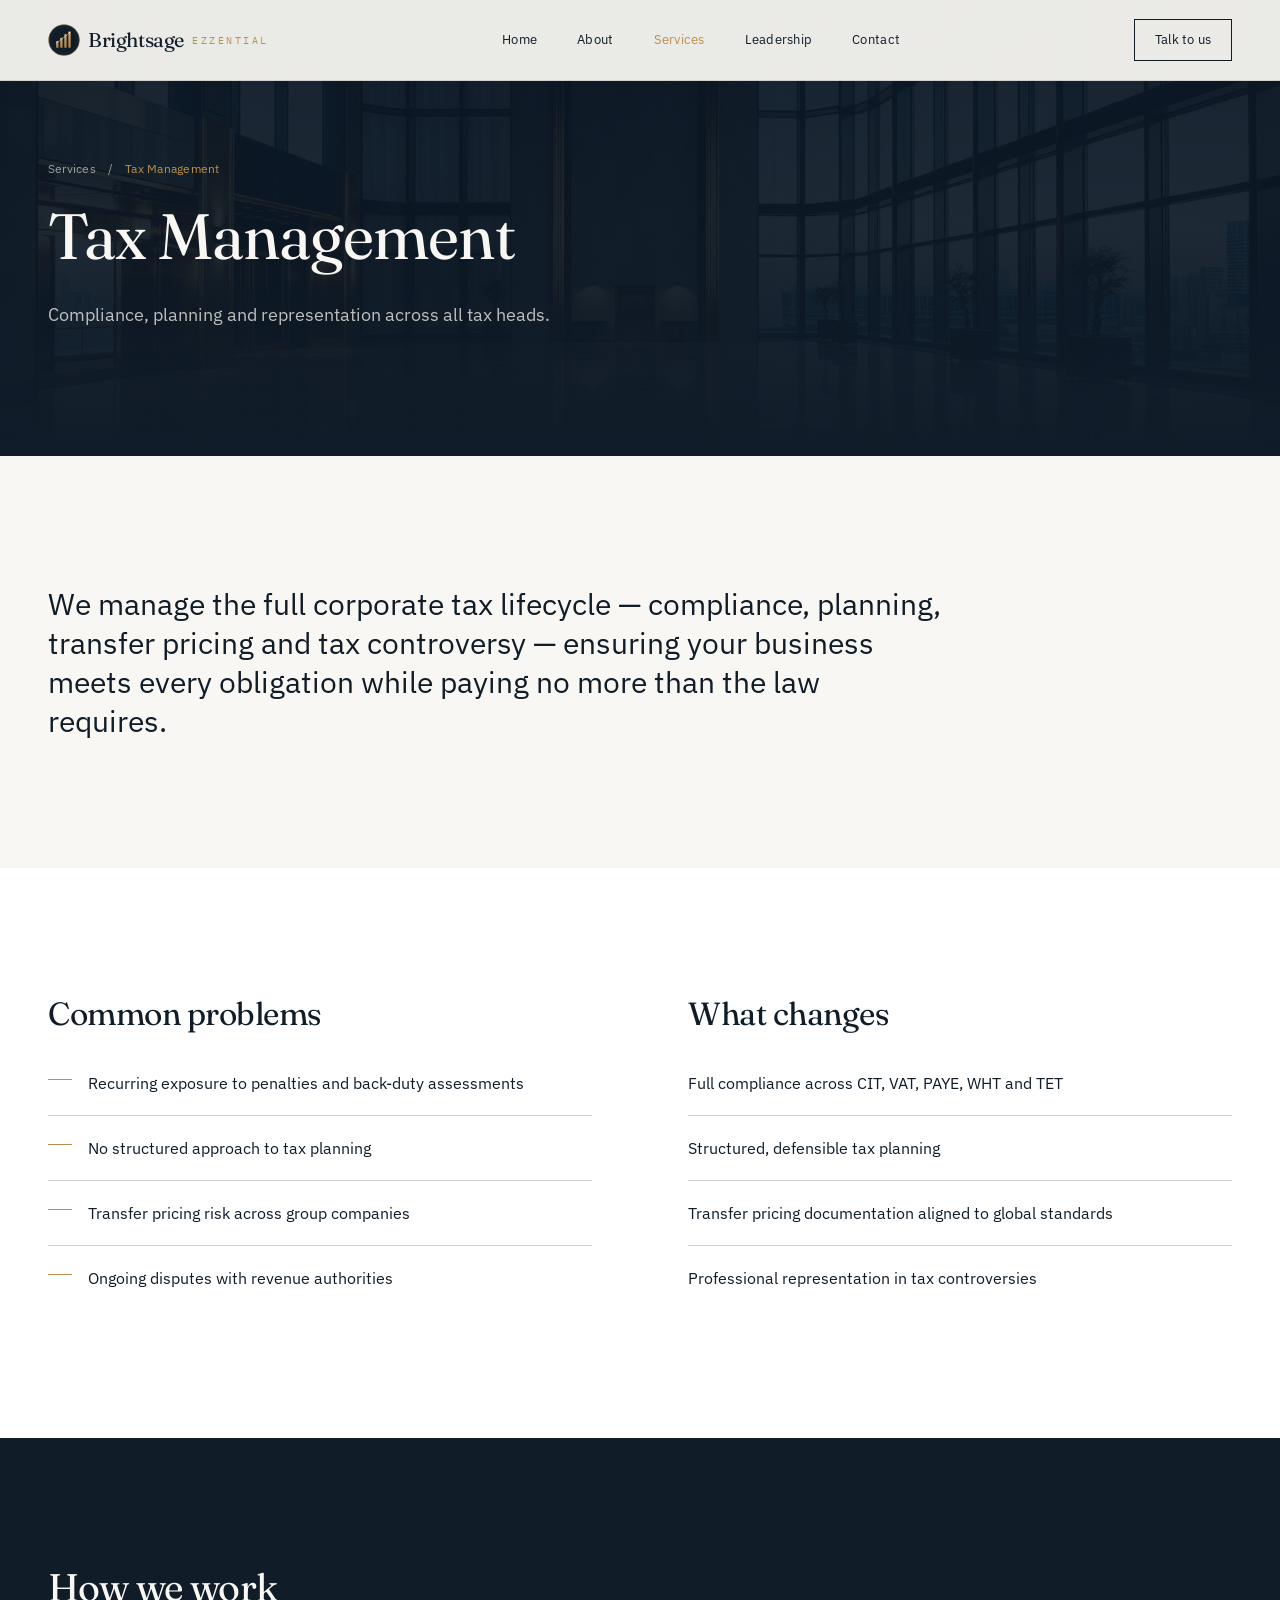
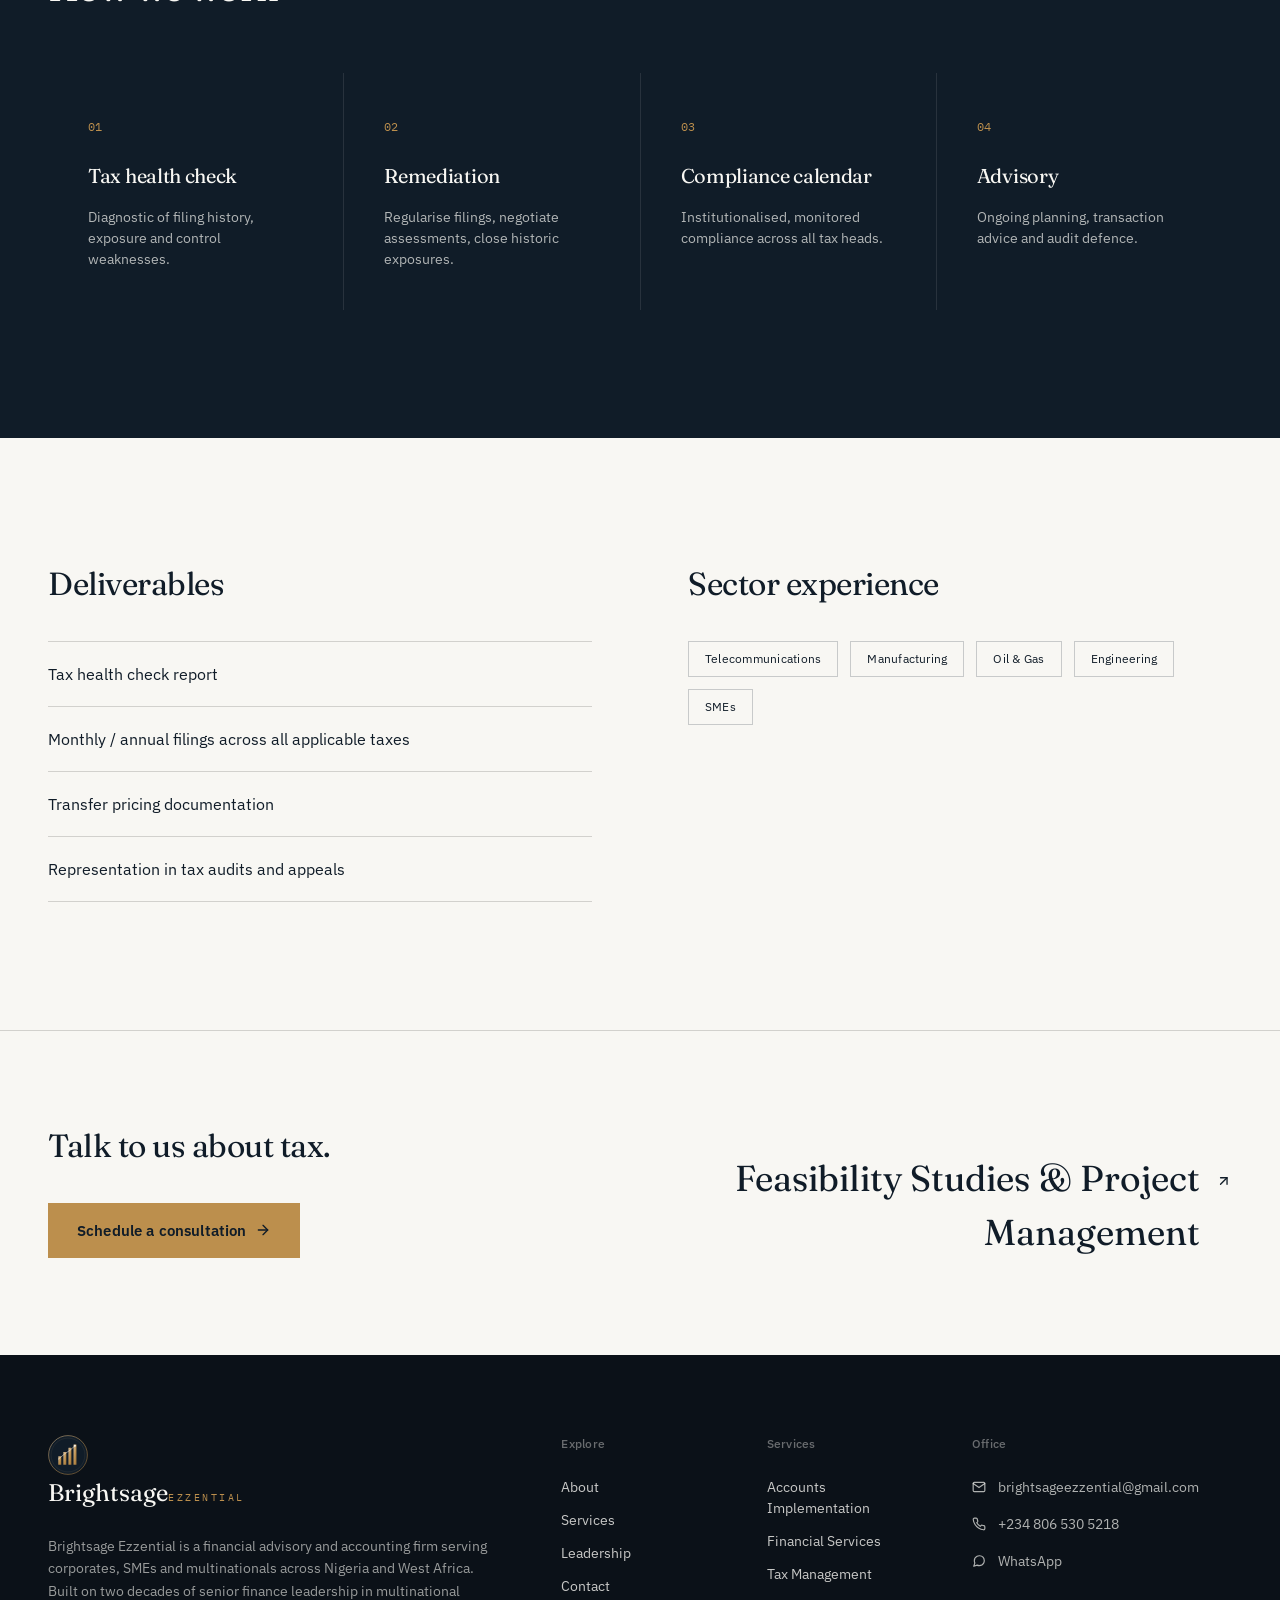
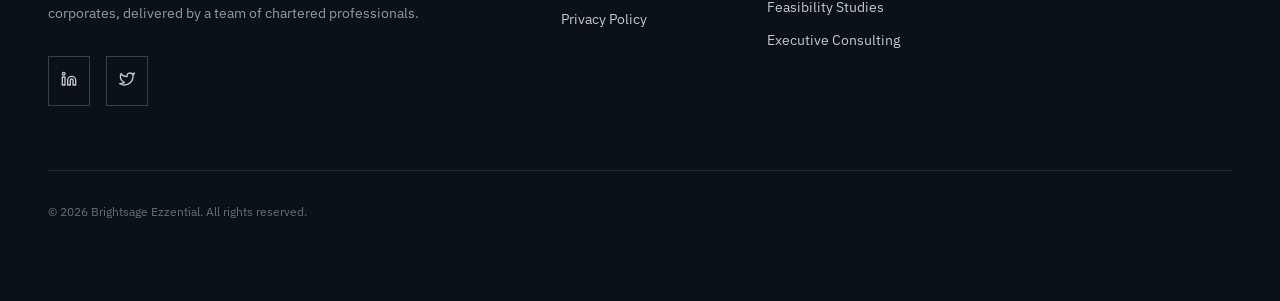
<file: services/tax-management.html>
<!DOCTYPE html>
<html lang="en">
<head>
  <meta charset="utf-8">
  <meta name="viewport" content="width=device-width,initial-scale=1">
  <title>Tax Management — Brightsage Ezzential</title>
  <meta name="description" content="Compliance, planning and representation across all tax heads.">
  <link rel="icon" href="../favicon.png" type="image/png">
  <link rel="apple-touch-icon" href="../apple-touch-icon.png">
  <link rel="stylesheet" href="../css/service_detail.css">

  <meta property="og:title" content="Tax Management - Brightsage Ezzential">
  <meta property="og:description" content="Compliance, planning and representation across all tax heads.">
  <meta property="og:type" content="website">
  <meta property="og:image" content="../assets/logo/Brightsage_Logo_Icon.png">
  <meta name="twitter:card" content="summary">
  <meta name="twitter:title" content="Tax Management - Brightsage Ezzential">
  <meta name="twitter:description" content="Compliance, planning and representation across all tax heads.">
</head>
<body class="bg-ivory min-h-screen">
  <header class="site-nav">
    <div class="site-nav-inner">
      <a href="../index.html" class="brand"><img src="../assets/logo/Brightsage_Logo_Icon.svg" alt="Brightsage Ezzential" class="brand-mark"><span class="brand-name">Brightsage</span><span class="brand-sub">Ezzential</span></a>
      <nav class="nav-links">
        <a href="../index.html">Home</a><a href="../about.html">About</a><a href="../services.html" class="active">Services</a><a href="../leadership.html">Leadership</a><a href="../contact.html">Contact</a>
      </nav>
      <div class="nav-cta"><a href="../contact.html">Talk to us</a></div>
      <button class="nav-toggle" id="navToggle" aria-label="Toggle menu" aria-controls="mobileMenu" aria-expanded="false"><svg width="22" height="22" viewBox="0 0 24 24" fill="none" stroke="currentColor" stroke-width="2" stroke-linecap="round" stroke-linejoin="round"><line x1="3" y1="6" x2="21" y2="6"/><line x1="3" y1="12" x2="21" y2="12"/><line x1="3" y1="18" x2="21" y2="18"/></svg></button>
    </div>
    <div class="mobile-menu" id="mobileMenu">
      <nav><a href="../index.html">Home</a><a href="../about.html">About</a><a href="../services.html">Services</a><a href="../leadership.html">Leadership</a><a href="../contact.html">Contact</a><a href="../contact.html" class="btn-primary">Talk to us</a></nav>
    </div>
  </header>

  <!-- ===== HERO ===== -->
  <section class="svc-hero">
    <img src="../assets/services-architecture.jpg" alt="" class="svc-hero-img">
    <div class="svc-hero-overlay"></div>
    <div class="svc-hero-content">
      <nav class="breadcrumb"><a href="../services.html">Services</a><span>/</span><span class="current">Tax Management</span></nav>
      <h1>Tax Management</h1>
      <p class="tagline">Compliance, planning and representation across all tax heads.</p>
    </div>
  </section>

  <!-- ===== OVERVIEW ===== -->
  <section class="overview">
    <div class="overview-inner">
      <div class="overview-right"><p class="overview-text">We manage the full corporate tax lifecycle — compliance, planning, transfer pricing and tax controversy — ensuring your business meets every obligation while paying no more than the law requires.</p></div>
    </div>
  </section>

  <!-- ===== PROBLEMS + BENEFITS ===== -->
  <section class="pb-section">
    <div class="pb-inner">
      <div class="pb-block">
        <h2>Common problems</h2>
        <ul class="pb-list">
          <li><span class="pb-dash"></span><span>Recurring exposure to penalties and back-duty assessments</span></li>
          <li><span class="pb-dash"></span><span>No structured approach to tax planning</span></li>
          <li><span class="pb-dash"></span><span>Transfer pricing risk across group companies</span></li>
          <li><span class="pb-dash"></span><span>Ongoing disputes with revenue authorities</span></li>
        </ul>
      </div>
      <div class="pb-block">
        <h2>What changes</h2>
        <ul class="pb-list">
          <li><span>Full compliance across CIT, VAT, PAYE, WHT and TET</span></li>
          <li><span>Structured, defensible tax planning</span></li>
          <li><span>Transfer pricing documentation aligned to global standards</span></li>
          <li><span>Professional representation in tax controversies</span></li>
        </ul>
      </div>
    </div>
  </section>

  <!-- ===== PROCESS ===== -->
  <section class="svc-process">
    <div class="svc-process-inner">
      <div class="section-head">
        <h2>How we work</h2>
        </div>
      <ol class="svc-process-grid">
        <li class="process-card"><span class="step">01</span><h3>Tax health check</h3><p>Diagnostic of filing history, exposure and control weaknesses.</p></li>
        <li class="process-card"><span class="step">02</span><h3>Remediation</h3><p>Regularise filings, negotiate assessments, close historic exposures.</p></li>
        <li class="process-card"><span class="step">03</span><h3>Compliance calendar</h3><p>Institutionalised, monitored compliance across all tax heads.</p></li>
        <li class="process-card"><span class="step">04</span><h3>Advisory</h3><p>Ongoing planning, transaction advice and audit defence.</p></li>
      </ol>
    </div>
  </section>

  <!-- ===== DELIVERABLES + INDUSTRIES ===== -->
  <section class="deliv-section">
    <div class="deliv-inner">
      <div class="deliv-block">
        <h2>Deliverables</h2>
        <ul class="deliv-list">
          <li><span class="deliv-text">Tax health check report</span></li>
          <li><span class="deliv-text">Monthly / annual filings across all applicable taxes</span></li>
          <li><span class="deliv-text">Transfer pricing documentation</span></li>
          <li><span class="deliv-text">Representation in tax audits and appeals</span></li>
        </ul>
      </div>
      <div class="deliv-block">
        <h2>Sector experience</h2>
        <ul class="ind-tags">
          <li>Telecommunications</li>
          <li>Manufacturing</li>
          <li>Oil & Gas</li>
          <li>Engineering</li>
          <li>SMEs</li>
        </ul>
      </div>
    </div>
  </section>

  <!-- ===== CTA + NEXT ===== -->
  <section class="next-cta">
    <div class="next-cta-inner">
      <div>
        <h2>Talk to us about tax.</h2>
        <div class="next-cta-btn"><a href="../contact.html" class="btn-gold">Schedule a consultation <svg class="icon-arrow-right" viewBox="0 0 24 24" fill="none" stroke="currentColor" stroke-width="2" stroke-linecap="round" stroke-linejoin="round"><line x1="5" y1="12" x2="19" y2="12"/><polyline points="12 5 19 12 12 19"/></svg></a></div>
      </div>
      <div class="next-right">
        <a href="./feasibility-studies.html" class="next-link">
          <span class="next-title">Feasibility Studies & Project Management</span>
          <svg class="icon-arrow-up-right" viewBox="0 0 24 24" fill="none" stroke="currentColor" stroke-width="2" stroke-linecap="round" stroke-linejoin="round"><line x1="7" y1="17" x2="17" y2="7"/><polyline points="7 7 17 7 17 17"/></svg>
        </a>
      </div>
    </div>
  </section>

  <footer class="site-footer">
    <div class="site-footer-inner">
      <div class="footer-grid">
        <div class="footer-brand">
          <div class="footer-brand-header"><img src="../assets/logo/Brightsage_Logo_Icon.svg" alt="Brightsage Ezzential" class="footer-brand-mark"><span class="footer-brand-name">Brightsage</span><span class="footer-brand-sub">Ezzential</span></div>
          <p>Brightsage Ezzential is a financial advisory and accounting firm serving corporates, SMEs and multinationals across Nigeria and West Africa. Built on two decades of senior finance leadership in multinational corporates, delivered by a team of chartered professionals.</p>
          <div class="footer-social">
            <a href="#" aria-label="LinkedIn"><svg viewBox="0 0 24 24" fill="none" stroke="currentColor" stroke-width="2" stroke-linecap="round" stroke-linejoin="round"><path d="M16 8a6 6 0 0 1 6 6v7h-4v-7a2 2 0 0 0-2-2 2 2 0 0 0-2 2v7h-4v-7a6 6 0 0 1 6-6z"/><rect x="2" y="9" width="4" height="12"/><circle cx="4" cy="4" r="2"/></svg></a>
            <a href="#" aria-label="Twitter"><svg viewBox="0 0 24 24" fill="none" stroke="currentColor" stroke-width="2" stroke-linecap="round" stroke-linejoin="round"><path d="M23 3a10.9 10.9 0 0 1-3.14 1.53 4.48 4.48 0 0 0-7.86 3v1A10.66 10.66 0 0 1 3 4s-4 9 5 13a11.64 11.64 0 0 1-7 2c9 5 20 0 20-11.5a4.5 4.5 0 0 0-.08-.83A7.72 7.72 0 0 0 23 3z"/></svg></a>
          </div>
        </div>
        <div class="footer-col col-2"><div class="eyebrow">Explore</div><ul><li><a href="../about.html" class="link-underline">About</a></li><li><a href="../services.html" class="link-underline">Services</a></li><li><a href="../leadership.html" class="link-underline">Leadership</a></li><li><a href="../contact.html" class="link-underline">Contact</a></li><li><a href="../privacy.html" class="link-underline">Privacy Policy</a></li></ul></div>
        <div class="footer-col col-2"><div class="eyebrow">Services</div><ul><li><a href="accounts-implementation.html" class="link-underline">Accounts Implementation</a></li><li><a href="financial-services.html" class="link-underline">Financial Services</a></li><li><a href="tax-management.html" class="link-underline">Tax Management</a></li><li><a href="feasibility-studies.html" class="link-underline">Feasibility Studies</a></li><li><a href="executive-consulting.html" class="link-underline">Executive Consulting</a></li></ul></div>
        <div class="footer-col col-3"><div class="eyebrow">Office</div><address class="footer-address"><!--<p>Corporate Office<br>Victoria Island, Lagos<br>Federal Republic of Nigeria</p>--><a href="mailto:brightsageezzential@gmail.com"><svg viewBox="0 0 24 24" fill="none" stroke="currentColor" stroke-width="2" stroke-linecap="round" stroke-linejoin="round"><path d="M4 4h16c1.1 0 2 .9 2 2v12c0 1.1-.9 2-2 2H4c-1.1 0-2-.9-2-2V6c0-1.1.9-2 2-2z"/><polyline points="22,6 12,13 2,6"/></svg> brightsageezzential@gmail.com</a><a href="tel:+2348065305218"><svg viewBox="0 0 24 24" fill="none" stroke="currentColor" stroke-width="2" stroke-linecap="round" stroke-linejoin="round"><path d="M22 16.92v3a2 2 0 0 1-2.18 2 19.79 19.79 0 0 1-8.63-3.07 19.5 19.5 0 0 1-6-6 19.79 19.79 0 0 1-3.07-8.67A2 2 0 0 1 4.11 2h3a2 2 0 0 1 2 1.72 12.84 12.84 0 0 0 .7 2.81 2 2 0 0 1-.45 2.11L8.09 9.91a16 16 0 0 0 6 6l1.27-1.27a2 2 0 0 1 2.11-.45 12.84 12.84 0 0 0 2.81.7A2 2 0 0 1 22 16.92z"/></svg> +234 806 530 5218</a><a href="https://wa.me/2348065305218"><svg viewBox="0 0 24 24" fill="none" stroke="currentColor" stroke-width="2" stroke-linecap="round" stroke-linejoin="round"><path d="M21 11.5a8.38 8.38 0 0 1-.9 3.8 8.5 8.5 0 0 1-7.6 4.7 8.38 8.38 0 0 1-3.8-.9L3 21l1.9-5.7a8.38 8.38 0 0 1-.9-3.8 8.5 8.5 0 0 1 4.7-7.6 8.38 8.38 0 0 1 3.8-.9h.5a8.48 8.48 0 0 1 8 8v.5z"/></svg> WhatsApp</a></address></div>
      </div>
      <div class="footer-bottom"><p>© 2026 Brightsage Ezzential. All rights reserved.</p></div>
    </div>
  </footer>

  <script>
    (function(){var t=document.getElementById('navToggle'),m=document.getElementById('mobileMenu');t.addEventListener('click',function(){var open=m.classList.toggle('open');t.setAttribute('aria-expanded',open?'true':'false');});})();
  </script>
</body>
</html>
</file>
<file: css/index.css>
/* Brightsage — Home page styles */
@import url('https://fonts.googleapis.com/css2?family=Fraunces:opsz,wght@9..144,300;9..144,400;9..144,500;9..144,600&family=IBM+Plex+Sans:wght@300;400;500;600&family=IBM+Plex+Mono:wght@400;500&display=swap');

:root {
  --navy: oklch(0.22 0.03 250);
  --navy-deep: oklch(0.17 0.02 250);
  --emerald: oklch(0.36 0.05 165);
  --gold: oklch(0.68 0.10 75);
  --gold-soft: oklch(0.82 0.06 78);
  --ivory: oklch(0.975 0.005 90);
  --charcoal: oklch(0.22 0 0);
  --hairline: oklch(0.86 0.005 90);
  --muted-foreground: oklch(0.45 0.01 250);
  --font-display: "Fraunces", "Canela", ui-serif, Georgia, serif;
  --font-sans: "IBM Plex Sans", ui-sans-serif, system-ui, sans-serif;
  --font-mono: "IBM Plex Mono", ui-monospace, monospace;
  --shadow-luxe: 0 30px 60px -30px rgba(9,22,36,.35), 0 8px 24px -12px rgba(9,22,36,.18);
}

* { margin: 0; padding: 0; box-sizing: border-box; border-color: var(--hairline); }
html, body { overflow-x: hidden; }
html { -webkit-font-smoothing: antialiased; -moz-osx-font-smoothing: grayscale; text-rendering: optimizeLegibility; }
body { background: var(--ivory); color: var(--charcoal); font-family: var(--font-sans); font-feature-settings: "ss01","cv11"; line-height: 1.5; }
h1,h2,h3,h4 { font-family: var(--font-display); font-weight: 400; letter-spacing: -.015em; color: var(--navy); }
::selection { background: var(--navy); color: var(--ivory); }
a { color: inherit; text-decoration: none; }
img { display: block; max-width: 100%; }
ul,ol { list-style: none; }

/* ===== Layout ===== */
.container-editorial { width: 100%; margin-inline: auto; padding-inline: 1.5rem; max-width: 1280px; }
@media (min-width:768px){ .container-editorial{ padding-inline:2.5rem; } }
@media (min-width:1280px){ .container-editorial{ padding-inline:3rem; } }

/* ===== Utilities ===== */
.eyebrow { font-family: var(--font-sans); font-size: .75rem; font-weight: 500; letter-spacing: .02em; color: var(--muted-foreground); }
.section-head { max-width:42rem; }
.hairline { border-top: 1px solid var(--hairline); }
.link-underline { position: relative; }
.link-underline::after { content:""; position:absolute; left:0; bottom:-4px; width:100%; height:1px; background:currentColor; transform:scaleX(0); transform-origin:left; transition:transform 400ms cubic-bezier(.22,1,.36,1); }
.link-underline:hover::after { transform: scaleX(1); }
.text-muted-foreground { color: var(--muted-foreground); }

/* ===== Buttons ===== */
.btn-primary, .btn-outline, .btn-gold {
  display: inline-flex; align-items: center; justify-content: center; gap: .5rem;
  padding: .95rem 1.75rem; font-size: .95rem; letter-spacing: .01em;
  font-weight: 500; transition: all 300ms ease; cursor: pointer; border: 1px solid;
}
.btn-primary { background: var(--navy); color: var(--ivory); border-color: var(--navy); }
.btn-primary:hover { background: transparent; color: var(--navy); }
.btn-outline { background: transparent; color: var(--ivory); border-color: rgba(247,246,242,.5); }
.btn-outline:hover { background: var(--ivory); color: var(--navy); border-color: var(--ivory); }
.btn-gold { background: var(--gold); color: var(--navy); font-weight: 600; border-color: var(--gold); }
.btn-gold:hover { background: transparent; color: var(--gold); }

/* ===== Site Nav ===== */
.site-nav { position: fixed; inset-inline: 0; top: 0; z-index: 50; transition: all 500ms ease; }
.site-nav.solid { background: rgba(247,246,242,.95); backdrop-filter: blur(12px); border-bottom: 1px solid var(--hairline); }
.site-nav.transparent { background: transparent; }
.site-nav-inner { max-width: 1280px; margin-inline: auto; padding-inline: 1.5rem; display: flex; align-items: center; justify-content: space-between; height: 5rem; }
@media (min-width:768px){ .site-nav-inner{ padding-inline:2.5rem; } }
@media (min-width:1280px){ .site-nav-inner{ padding-inline:3rem; } }
.brand { display: flex; align-items: center; gap: .5rem; }
.brand-mark { width: 32px; height: 32px; flex-shrink: 0; }
.brand-name { font-family: var(--font-display); font-size: 1.25rem; letter-spacing: -.02em; transition: color 300ms; }
.brand-name.text-navy { color: var(--navy); }
.brand-name.text-ivory { color: var(--ivory); }
.brand-sub { font-family: var(--font-mono); font-size: 10px; text-transform: uppercase; letter-spacing: .25em; transition: color 300ms; }
.brand-sub.text-gold { color: var(--gold); }
.brand-sub.text-gold-soft { color: var(--gold-soft); }
.nav-links { display: none; align-items: center; gap: 2.5rem; }
@media (min-width:1024px){ .nav-links{ display:flex; } }
.nav-links a { font-family: var(--font-sans); font-size: 13px; letter-spacing: .02em; transition: color 300ms; }
.nav-links a.text-navy { color: var(--navy); }
.nav-links a.text-ivory { color: var(--ivory); }
.nav-links a.active { color: var(--gold); }
.nav-cta { display: none; }
@media (min-width:1024px){ .nav-cta{ display:block; } }
.nav-cta a { display: inline-flex; align-items: center; gap: .5rem; border: 1px solid; padding: .625rem 1.25rem; font-size: 13px; letter-spacing: .01em; transition: all 300ms; }
.nav-cta a.solid { border-color: var(--navy); color: var(--navy); }
.nav-cta a.solid:hover { background: var(--navy); color: var(--ivory); }
.nav-cta a.transparent { border-color: rgba(247,246,242,.6); color: var(--ivory); }
.nav-cta a.transparent:hover { background: var(--ivory); color: var(--navy); }
.nav-toggle { display: block; background: none; border: none; cursor: pointer; padding: .625rem; margin-right: -.625rem; }
@media (min-width:1024px){ .nav-toggle{ display:none; } }
.nav-toggle.text-navy { color: var(--navy); }
.nav-toggle.text-ivory { color: var(--ivory); }
.mobile-menu { display: none; border-top: 1px solid var(--hairline); background: var(--ivory); }
.mobile-menu.open { display: block; }
@media (min-width:1024px){ .mobile-menu{ display:none !important; } }
.mobile-menu nav { max-width: 1280px; margin-inline: auto; padding-inline: 1.5rem; display: flex; flex-direction: column; padding-block: 1.5rem; }
.mobile-menu nav a { border-bottom: 1px solid var(--hairline); padding-block: 1rem; font-size: 16px; letter-spacing: .01em; color: var(--navy); }
.mobile-menu .btn-primary { margin-top: 1.5rem; width: 100%; }

/* ===== Hero ===== */
.hero { position: relative; min-height: 88svh; overflow: hidden; background: var(--navy-deep); color: var(--ivory); }
.hero-img { position: absolute; inset: 0; width: 100%; height: 100%; object-fit: cover; opacity: .42; }
.hero-overlay-1 { position: absolute; inset: 0; background: linear-gradient(to bottom, rgba(9,22,36,.45), rgba(9,22,36,.82)); }
.hero-overlay-2 { position: absolute; inset: 0; background: linear-gradient(to right, rgba(11,17,24,.8), rgba(9,22,36,.4), transparent); }
.hero-inner { position: relative; display: flex; min-height: 88svh; flex-direction: column; }
.hero-content { max-width: 1280px; margin-inline: auto; padding-inline: 1.5rem; display: flex; flex: 1; flex-direction: column; justify-content: center; padding-top: 8rem; padding-bottom: 4rem; }
@media (min-width:768px){ .hero-content{ padding-inline:2.5rem; } }
@media (min-width:1280px){ .hero-content{ padding-inline:3rem; } }
.hero h1 { color: var(--ivory); font-weight: 300; line-height: 1.08; max-width: 64rem; margin-top: 0; font-size: clamp(2.25rem, 5vw + 1rem, 5rem); }
.hero-intro { margin-top: 2rem; max-width: 42rem; font-size: 1rem; line-height: 1.6; color: rgba(247,246,242,.75); }
@media (min-width:768px){ .hero-intro{ font-size:1.125rem; } }
.hero-cta { margin-top: 3rem; display: flex; flex-direction: column; gap: 1rem; }
@media (min-width:640px){ .hero-cta{ flex-direction:row; } }
.hero-trust { position: relative; border-top: 1px solid rgba(247,246,242,.1); backdrop-filter: blur(4px); }
.hero-trust-inner { max-width: 1280px; margin-inline: auto; padding-inline: 1.5rem; display: flex; flex-wrap: wrap; align-items: center; justify-content: space-between; column-gap: 2.5rem; row-gap: 1rem; padding-block: 1.5rem; }
@media (min-width:768px){ .hero-trust-inner{ padding-inline:2.5rem; } }
@media (min-width:1280px){ .hero-trust-inner{ padding-inline:3rem; } }

/* ===== Stats Strip ===== */
.stats { background: var(--navy); color: var(--ivory); }
.stats-inner { max-width: 1280px; margin-inline: auto; padding-inline: 1.5rem; display: grid; grid-template-columns: repeat(2,1fr); row-gap: 2.5rem; padding-block: 4rem; }
@media (min-width:768px){ .stats-inner{ grid-template-columns:repeat(4,1fr); padding-inline:2.5rem; } }
@media (min-width:1280px){ .stats-inner{ padding-inline:3rem; } }
.stat { border-left: 1px solid rgba(247,246,242,.15); padding-left: 1.5rem; }
.stat-value { font-family: var(--font-display); font-size: 3rem; color: var(--gold); }
@media (min-width:768px){ .stat-value{ font-size:3.75rem; } }
.stat-label { margin-top: .75rem; font-family: var(--font-sans); font-size: 11px; letter-spacing: .02em; color: rgba(247,246,242,.6); }

/* ===== Industries Bar ===== */
.industries-bar { border-bottom: 1px solid var(--hairline); background: var(--ivory); }
.industries-bar-inner { max-width: 1280px; margin-inline: auto; padding-inline: 1.5rem; padding-block: 2.5rem; display: flex; flex-direction: column; align-items: flex-start; gap: 1.5rem; }
@media (min-width:768px){ .industries-bar-inner{ flex-direction:row; align-items:center; justify-content:space-between; padding-inline:2.5rem; } }
@media (min-width:1280px){ .industries-bar-inner{ padding-inline:3rem; } }
.industries-list { display: flex; flex-wrap: wrap; column-gap: 2rem; row-gap: .75rem; }
.industries-list span { font-family: var(--font-sans); font-size: 12px; letter-spacing: .02em; color: rgba(9,22,36,.7); }

/* ===== Trusted By ===== */
.trusted-by { background: var(--ivory); border-bottom: 1px solid var(--hairline); }
.trusted-by-inner { max-width: 1280px; margin-inline: auto; padding-inline: 1.5rem; padding-block: 3rem; display: flex; flex-direction: column; align-items: flex-start; gap: 1.5rem; }
@media (min-width:768px){ .trusted-by-inner{ padding-inline:2.5rem; } }
@media (min-width:1280px){ .trusted-by-inner{ padding-inline:3rem; } }
.trusted-list { display:grid; grid-template-columns:1fr; width:100%; border-top:1px solid var(--hairline); }
@media (min-width:640px){ .trusted-list{ grid-template-columns:repeat(2,1fr); column-gap:4rem; } }
@media (min-width:1024px){ .trusted-list{ grid-template-columns:repeat(2,1fr); } }
.trusted-list span { font-family:var(--font-sans); font-size:13px; font-weight:500; color:rgba(9,22,36,.7); letter-spacing:0; padding-block:.85rem; border-bottom:1px solid var(--hairline); text-align:left; transition:color 200ms; }
.trusted-list span:hover { color:var(--navy); }

/* ===== Services Preview ===== */
.services-preview { background: var(--ivory); padding-block: 7rem; }
@media (min-width:768px){ .services-preview{ padding-block:9rem; } }
.services-preview-inner { max-width: 1280px; margin-inline: auto; padding-inline: 1.5rem; }
@media (min-width:768px){ .services-preview-inner{ padding-inline:2.5rem; } }
@media (min-width:1280px){ .services-preview-inner{ padding-inline:3rem; } }
.services-preview-grid { display: grid; gap: 3rem; }
@media (min-width:1024px){ .services-preview-grid{ grid-template-columns:repeat(12,1fr); } }
.services-preview-left { }
@media (min-width:1024px){ .services-preview-left{ grid-column:span 4; } }
.services-preview-left h2 { margin-top: 0; font-size: clamp(2.25rem, 3vw, 3rem); line-height: 1.1; }
.services-preview-left p { margin-top: 2rem; color: var(--muted-foreground); }
.services-preview-link { margin-top: 2.5rem; display: inline-flex; align-items: center; gap: .75rem; font-family: var(--font-sans); font-size: 13px; letter-spacing: .01em; color: var(--navy); }
.services-preview-right { }
@media (min-width:1024px){ .services-preview-right{ grid-column:span 8; } }
.services-list { border-top: 1px solid var(--hairline); border-bottom: 1px solid var(--hairline); }
.services-list li+li { border-top: 1px solid var(--hairline); }
.services-list a { display: flex; align-items: baseline; justify-content: space-between; gap: 2rem; padding-block: 2rem; transition: color 200ms; min-width: 0; }
.services-list a:hover { background: rgba(255,255,255,.5); }
.service-item-left { display: flex; align-items: baseline; gap: 2rem; flex-wrap: wrap; min-width: 0; }
.service-title { font-size: 1.5rem; transition: color 200ms; }
.services-list a:hover .service-title { color: var(--emerald); }
@media (min-width:768px){ .service-title{ font-size:1.875rem; } }
.service-tagline { margin-top: .5rem; max-width: 32rem; font-size: 14px; color: var(--muted-foreground); }
.icon-arrow-up-right { width: 20px; height: 20px; }
.icon-arrow-right { width: 16px; height: 16px; }

/* ===== About Preview ===== */
.about-preview { background: #fff; padding-block: 7rem; }
@media (min-width:768px){ .about-preview{ padding-block:9rem; } }
.about-preview-inner { max-width: 1280px; margin-inline: auto; padding-inline: 1.5rem; display: grid; gap: 4rem; }
@media (min-width:768px){ .about-preview-inner{ padding-inline:2.5rem; } }
@media (min-width:1024px){ .about-preview-inner{ grid-template-columns:repeat(12,1fr); gap:6rem; } }
@media (min-width:1280px){ .about-preview-inner{ padding-inline:3rem; } }
.about-preview-img { width: 100%; height: 520px; object-fit: cover; }
.about-preview-img-col { min-width: 0; }
@media (min-width:1024px){ .about-preview-img-col{ grid-column:span 6; } .about-preview-text{ grid-column:span 6; padding-top:2rem; } }
.about-preview h2 { margin-top: 0; font-size: clamp(2.25rem,3vw,3rem); line-height: 1.1; }
.about-preview p { margin-top: 2rem; color: var(--muted-foreground); }
.about-preview p + p { margin-top: 1.5rem; }
.about-preview .link-underline { margin-top: 2.5rem; display: inline-flex; align-items: center; gap: .75rem; font-family: var(--font-sans); font-size: 13px; letter-spacing: .01em; color: var(--navy); }

/* ===== Why Brightsage ===== */
.why { background: var(--navy); color: var(--ivory); padding-block: 7rem; }
@media (min-width:768px){ .why{ padding-block:9rem; } }
.why-inner { max-width: 1280px; margin-inline: auto; padding-inline: 1.5rem; }
@media (min-width:768px){ .why-inner{ padding-inline:2.5rem; } }
@media (min-width:1280px){ .why-inner{ padding-inline:3rem; } }
.why-head { max-width: 48rem; }
.why h2 { margin-top: 0; font-size: clamp(2.25rem,3vw,3rem); line-height: 1.1; color: var(--ivory); }
.why-grid { margin-top: 4rem; display: grid; gap: 1px; background: rgba(247,246,242,.1); }
@media (min-width:768px){ .why-grid{ grid-template-columns:repeat(2,1fr); } }
@media (min-width:1024px){ .why-grid{ grid-template-columns:repeat(2,1fr); } }
.why-card { background: var(--navy); padding: 2.5rem; }
.why-card h3 { margin-top: 0; font-size: 1.25rem; color: var(--ivory); }
.why-card p { margin-top: 1rem; font-size: 14px; line-height: 1.5; color: rgba(247,246,242,.65); }

/* ===== Founder Intro ===== */
.founder { background: var(--ivory); padding-block: 7rem; }
@media (min-width:768px){ .founder{ padding-block:9rem; } }
.founder-inner { max-width: 1280px; margin-inline: auto; padding-inline: 1.5rem; display: grid; gap: 4rem; align-items: center; }
@media (min-width:768px){ .founder-inner{ padding-inline:2.5rem; gap:4rem; } }
@media (min-width:1024px){ .founder-inner{ grid-template-columns:repeat(12,1fr); gap:6rem; padding-inline:3rem; align-items:start; } }
@media (min-width:1280px){ .founder-inner{ padding-inline:3rem; } }
.founder-img-col { }
@media (min-width:1024px){ .founder-img-col{ grid-column:span 4; } }
.founder-img { width: 100%; aspect-ratio: 3/4; object-fit: cover; object-position: top center; }
@media (min-width:1024px){ .founder-text{ grid-column:span 8; padding-top:2.5rem; } }
.founder h2 { margin-top: 0; font-size: clamp(2.25rem,3vw,3rem); line-height: 1.1; }
.founder-role { display: block; margin-top: .75rem; font-family: var(--font-sans); font-size: .95rem; font-weight: 400; letter-spacing: .02em; color: var(--muted-foreground); }
.founder blockquote { margin-top: 2.5rem; border-left: 2px solid var(--gold); padding-left: 1.5rem; font-family: var(--font-display); font-size: 1.5rem; line-height: 1.3; color: var(--navy); }
@media (min-width:768px){ .founder blockquote{ font-size:1.875rem; } }
.founder-bio { margin-top: 2.5rem; max-width: 36rem; color: var(--muted-foreground); }
.founder-certs { margin-top: 2rem; display: flex; flex-wrap: wrap; column-gap: 1.5rem; row-gap: .5rem; }
.founder-certs span { font-family: var(--font-sans); font-size: 12px; letter-spacing: .02em; color: rgba(9,22,36,.65); }
.founder .link-underline { margin-top: 2.5rem; display: inline-flex; align-items: center; gap: .75rem; font-family: var(--font-sans); font-size: 13px; letter-spacing: .01em; color: var(--navy); }

/* ===== Process ===== */
.process { border-top: 1px solid var(--hairline); background: #fff; padding-block: 7rem; }
@media (min-width:768px){ .process{ padding-block:9rem; } }
.process-inner { max-width: 1280px; margin-inline: auto; padding-inline: 1.5rem; }
@media (min-width:768px){ .process-inner{ padding-inline:2.5rem; } }
@media (min-width:1280px){ .process-inner{ padding-inline:3rem; } }
.process-grid { display: grid; gap: 3rem; }
@media (min-width:1024px){ .process-grid{ grid-template-columns:repeat(12,1fr); } }
@media (min-width:1024px){ .process-left{ grid-column:span 4; } .process-right{ grid-column:span 8; } }
.process h2 { margin-top: 0; font-size: clamp(2.25rem,3vw,3rem); line-height: 1.1; }
.process-list { border-top: 1px solid var(--hairline); border-bottom: 1px solid var(--hairline); }
.process-list li+li { border-top: 1px solid var(--hairline); }
.process-list li { display: grid; grid-template-columns: repeat(12,1fr); gap: 1.5rem; padding-block: 2rem; }
.process-num { grid-column: span 2; font-family: var(--font-mono); font-size: 14px; color: var(--gold); }
.process-title { grid-column: span 3; font-size: 1.25rem; }
.process-desc { grid-column: span 12; font-size: 14px; color: var(--muted-foreground); }
@media (min-width:768px){ .process-desc{ grid-column:span 7; } }
@media (max-width:767px){ .process-list li{ grid-template-columns:1fr; gap:.75rem; } .process-num, .process-title, .process-desc{ grid-column:span 1; min-width:0; } }

/* ===== Insights Preview ===== */
/* ===== CTA ===== */
.cta { background: var(--ivory); padding-block: 7rem; }
@media (min-width:768px){ .cta{ padding-block:9rem; } }
.cta-inner { max-width: 1280px; margin-inline: auto; padding-inline: 1.5rem; text-align: center; }
@media (min-width:768px){ .cta-inner{ padding-inline:2.5rem; } }
@media (min-width:1280px){ .cta-inner{ padding-inline:3rem; } }
.cta h2 { margin: 1.5rem auto 0; max-width: 64rem; font-size: clamp(2.25rem,4vw,3.75rem); line-height: 1.1; }
.cta p { margin: 2rem auto 0; max-width: 36rem; color: var(--muted-foreground); }
.cta-buttons { margin-top: 3rem; display: flex; flex-direction: column; justify-content: center; gap: 1rem; }
@media (min-width:640px){ .cta-buttons{ flex-direction:row; } }
.cta-buttons .btn-outline { color: var(--navy); border-color: var(--navy); }
.cta-buttons .btn-outline:hover { background: var(--navy); color: var(--ivory); }

/* ===== Footer ===== */
.site-footer { background: #0B1118; color: rgba(247,246,242,.8); }
.site-footer-inner { max-width: 1280px; margin-inline: auto; padding-inline: 1.5rem; padding-block: 5rem; }
@media (min-width:768px){ .site-footer-inner{ padding-inline:2.5rem; } }
@media (min-width:1280px){ .site-footer-inner{ padding-inline:3rem; } }
.footer-grid { display: grid; gap: 3rem; }
@media (min-width:1024px){ .footer-grid{ grid-template-columns:repeat(12,1fr); } }
.footer-brand { }
@media (min-width:1024px){ .footer-brand{ grid-column:span 5; } }
.footer-brand-header { display: flex; align-items: center; gap: .75rem; }
.footer-brand-mark { width: 40px; height: 40px; flex-shrink: 0; }
.footer-brand-name { font-family: var(--font-display); font-size: 1.5rem; color: var(--ivory); }
.footer-brand-sub { font-family: var(--font-mono); font-size: 10px; text-transform: uppercase; letter-spacing: .25em; color: var(--gold); }
.footer-brand p { margin-top: 1.5rem; max-width: 28rem; font-size: 14px; line-height: 1.6; color: rgba(247,246,242,.6); }
.footer-social { margin-top: 2rem; display: flex; gap: 1rem; }
.footer-social a { border: 1px solid rgba(247,246,242,.2); padding: 12px; transition: all 300ms; }
.footer-social a:hover { border-color: var(--gold); color: var(--gold); }
.footer-social svg { width: 16px; height: 16px; }
.footer-col { }
@media (min-width:1024px){ .footer-col.col-2{ grid-column:span 2; } .footer-col.col-3{ grid-column:span 3; } }
.footer-col .eyebrow { color: rgba(247,246,242,.4); }
.footer-col ul { margin-top: 1.5rem; display: flex; flex-direction: column; gap: .75rem; font-size: 14px; }
.footer-col ul a { transition: color 200ms; }
.footer-col ul a:hover { color: var(--gold); }
.footer-address { margin-top: 1.5rem; font-style: normal; display: flex; flex-direction: column; gap: 1rem; font-size: 14px; color: rgba(247,246,242,.7); }
.footer-address a { display: flex; align-items: center; gap: .75rem; transition: color 200ms; }
.footer-address a:hover { color: var(--gold); }
.footer-address svg { width: 14px; height: 14px; }
.footer-bottom { margin-top: 4rem; display: flex; flex-direction: column; align-items: flex-start; justify-content: space-between; gap: 1rem; border-top: 1px solid rgba(247,246,242,.1); padding-top: 2rem; font-size: 12px; color: rgba(247,246,242,.4); }
@media (min-width:768px){ .footer-bottom{ flex-direction:row; align-items:center; } }
.footer-bottom p { font-family: var(--font-sans); font-size: 12px; letter-spacing: 0; }

/* ===== Misc ===== */
.bg-ivory { background: var(--ivory); }
.min-h-screen { min-height: 100vh; }
aside .eyebrow + ul { margin-top: 2rem; }

/* ===== Accessibility ===== */
:where(a,button,input,select,textarea):focus-visible { outline:2px solid currentColor; outline-offset:3px; }
@media (prefers-reduced-motion: reduce) {
  *,*::before,*::after { animation-duration:.01ms !important; animation-iteration-count:1 !important; transition-duration:.01ms !important; scroll-behavior:auto !important; }
}
</file>
<file: css/about.css>
/* Brightsage — About page styles */
@import url('https://fonts.googleapis.com/css2?family=Fraunces:opsz,wght@9..144,300;9..144,400;9..144,500;9..144,600&family=IBM+Plex+Sans:wght@300;400;500;600&family=IBM+Plex+Mono:wght@400;500&display=swap');

:root {
  --navy: oklch(0.22 0.03 250);
  --navy-deep: oklch(0.17 0.02 250);
  --emerald: oklch(0.36 0.05 165);
  --gold: oklch(0.68 0.10 75);
  --gold-soft: oklch(0.82 0.06 78);
  --ivory: oklch(0.975 0.005 90);
  --charcoal: oklch(0.22 0 0);
  --hairline: oklch(0.86 0.005 90);
  --muted-foreground: oklch(0.45 0.01 250);
  --font-display: "Fraunces","Canela",ui-serif,Georgia,serif;
  --font-sans: "IBM Plex Sans",ui-sans-serif,system-ui,sans-serif;
  --font-mono: "IBM Plex Mono",ui-monospace,monospace;
}

* { margin:0; padding:0; box-sizing:border-box; border-color:var(--hairline); }
html { -webkit-font-smoothing:antialiased; -moz-osx-font-smoothing:grayscale; text-rendering:optimizeLegibility; }
body { background:var(--ivory); color:var(--charcoal); font-family:var(--font-sans); line-height:1.5; }
h1,h2,h3,h4 { font-family:var(--font-display); font-weight:400; letter-spacing:-.015em; color:var(--navy); }
::selection { background:var(--navy); color:var(--ivory); }
a { color:inherit; text-decoration:none; }
img { display:block; max-width:100%; }
ul,ol { list-style:none; }

.container-editorial { width:100%; margin-inline:auto; padding-inline:1.5rem; max-width:1280px; }
@media (min-width:768px){ .container-editorial{ padding-inline:2.5rem; } }
@media (min-width:1280px){ .container-editorial{ padding-inline:3rem; } }

.eyebrow { font-family:var(--font-sans); font-size:.75rem; font-weight:500; letter-spacing:.02em; color:var(--muted-foreground); }
.section-head { max-width:42rem; }
.text-gold-soft { color:var(--gold-soft); }
.text-muted-foreground { color:var(--muted-foreground); }
.link-underline { position:relative; }
.link-underline::after { content:""; position:absolute; left:0; bottom:-4px; width:100%; height:1px; background:currentColor; transform:scaleX(0); transform-origin:left; transition:transform 400ms cubic-bezier(.22,1,.36,1); }
.link-underline:hover::after { transform:scaleX(1); }

.btn-primary, .btn-outline, .btn-gold { display:inline-flex; align-items:center; justify-content:center; gap:.5rem; padding:.95rem 1.75rem; font-size:.95rem; letter-spacing:.01em; font-weight:500; cursor:pointer; border:1px solid; transition:all 300ms ease; }
.btn-primary { background:var(--navy); color:var(--ivory); border-color:var(--navy); }
.btn-primary:hover { background:transparent; color:var(--navy); }
.btn-gold { background:var(--gold); color:var(--navy); font-weight:600; border-color:var(--gold); }
.btn-gold:hover { background:transparent; color:var(--gold); }
.bg-ivory { background:var(--ivory); }
.min-h-screen { min-height:100vh; }

/* ===== Nav ===== */
.site-nav { position:fixed; inset-inline:0; top:0; z-index:50; transition:all 500ms ease; background:rgba(247,246,242,.95); backdrop-filter:blur(12px); border-bottom:1px solid var(--hairline); }
.site-nav-inner { max-width:1280px; margin-inline:auto; padding-inline:1.5rem; display:flex; align-items:center; justify-content:space-between; height:5rem; }
@media (min-width:768px){ .site-nav-inner{ padding-inline:2.5rem; } }
@media (min-width:1280px){ .site-nav-inner{ padding-inline:3rem; } }
.brand { display:flex; align-items:center; gap:.5rem; }
.brand-mark { width: 32px; height: 32px; flex-shrink: 0; }
.brand-name { font-family:var(--font-display); font-size:1.25rem; letter-spacing:-.02em; color:var(--navy); }
.brand-sub { font-family:var(--font-mono); font-size:10px; text-transform:uppercase; letter-spacing:.25em; color:var(--gold); }
.nav-links { display:none; align-items:center; gap:2.5rem; }
@media (min-width:1024px){ .nav-links{ display:flex; } }
.nav-links a { font-family:var(--font-sans); font-size:13px; letter-spacing:.02em; color:var(--navy); }
.nav-links a.active { color:var(--gold); }
.nav-cta { display:none; }
@media (min-width:1024px){ .nav-cta{ display:block; } }
.nav-cta a { display:inline-flex; align-items:center; gap:.5rem; border:1px solid var(--navy); color:var(--navy); padding:.625rem 1.25rem; font-size:13px; letter-spacing:.01em; transition:all 300ms; }
.nav-cta a:hover { background:var(--navy); color:var(--ivory); }
.nav-toggle { display:block; background:none; border:none; cursor:pointer; padding:.625rem; margin-right:-.625rem; color:var(--navy); }
@media (min-width:1024px){ .nav-toggle{ display:none; } }
.mobile-menu { display:none; border-top:1px solid var(--hairline); background:var(--ivory); }
.mobile-menu.open { display:block; }
@media (min-width:1024px){ .mobile-menu{ display:none !important; } }
.mobile-menu nav { max-width:1280px; margin-inline:auto; padding-inline:1.5rem; display:flex; flex-direction:column; padding-block:1.5rem; }
.mobile-menu nav a { border-bottom:1px solid var(--hairline); padding-block:1rem; font-size:16px; letter-spacing:.01em; color:var(--navy); }
.mobile-menu .btn-primary { margin-top:1.5rem; width:100%; }

/* ===== Page Hero ===== */
.page-hero { position:relative; overflow:hidden; background:var(--navy); padding-top:8rem; padding-bottom:6rem; color:var(--ivory); }
@media (min-width:768px){ .page-hero{ padding-top:10rem; padding-bottom:8rem; } }
.page-hero-img { position:absolute; inset:0; width:100%; height:100%; object-fit:cover; opacity:.3; }
.page-hero-overlay { position:absolute; inset:0; background:linear-gradient(to bottom, rgba(9,22,36,.8), rgba(9,22,36,.7), var(--navy)); }
.page-hero-content { position:relative; max-width:1280px; margin-inline:auto; padding-inline:1.5rem; }
@media (min-width:768px){ .page-hero-content{ padding-inline:2.5rem; } }
@media (min-width:1280px){ .page-hero-content{ padding-inline:3rem; } }
.page-hero h1 { margin-top:0; max-width:64rem; font-size:clamp(3rem,5vw,4.5rem); line-height:1.05; color:var(--ivory); }
.page-hero p { margin-top:2rem; max-width:42rem; font-size:1rem; line-height:1.6; color:rgba(247,246,242,.75); }
@media (min-width:768px){ .page-hero p{ font-size:1.125rem; } }

/* ===== Story ===== */
.story { padding-block:7rem; }
@media (min-width:768px){ .story{ padding-block:9rem; } }
.story-inner { max-width:1280px; margin-inline:auto; padding-inline:1.5rem; display:grid; gap:4rem; }
@media (min-width:768px){ .story-inner{ padding-inline:2.5rem; } }
@media (min-width:1024px){ .story-inner{ grid-template-columns:repeat(12,1fr); gap:6rem; } }
@media (min-width:1280px){ .story-inner{ padding-inline:3rem; } }
@media (min-width:1024px){ .story-left{ grid-column:span 4; } .story-right{ grid-column:span 8; padding-top:2rem; } }
.story h2 { margin-top:0; font-size:clamp(2.25rem,3vw,3rem); line-height:1.1; }
.story p { color:var(--muted-foreground); }
.story p + p { margin-top:1.5rem; }

/* ===== Mission Vision ===== */
.mission { background:var(--navy); color:var(--ivory); padding-block:7rem; }
@media (min-width:768px){ .mission{ padding-block:9rem; } }
.mission-inner { max-width:1280px; margin-inline:auto; padding-inline:1.5rem; display:grid; gap:4rem; }
@media (min-width:768px){ .mission-inner{ padding-inline:2.5rem; grid-template-columns:repeat(3,1fr); } }
@media (min-width:1280px){ .mission-inner{ padding-inline:3rem; } }
.mission-card { border-top:1px solid rgba(247,246,242,.2); padding-top:2rem; }
.mission-card .eyebrow { color:rgba(247,246,242,.55); }
.mission-card h3 { margin-top:1.5rem; font-family:var(--font-display); font-size:1.5rem; line-height:1.25; color:var(--ivory); }
@media (min-width:768px){ .mission-card h3{ font-size:1.875rem; } }
.mission-card p { margin-top:1.5rem; font-size:14px; line-height:1.5; color:rgba(247,246,242,.7); }

/* ===== Core Values ===== */
.values { padding-block:7rem; }
@media (min-width:768px){ .values{ padding-block:9rem; } }
.values-inner { max-width:1280px; margin-inline:auto; padding-inline:1.5rem; }
@media (min-width:768px){ .values-inner{ padding-inline:2.5rem; } }
@media (min-width:1280px){ .values-inner{ padding-inline:3rem; } }
.values h2 { margin-top:0; font-size:clamp(2.25rem,3vw,3rem); line-height:1.1; }
.values-grid { margin-top:4rem; display:grid; gap:1px; background:var(--hairline); }
@media (min-width:768px){ .values-grid{ grid-template-columns:repeat(2,1fr); } }
@media (min-width:1024px){ .values-grid{ grid-template-columns:repeat(4,1fr); } }
.value-card { background:var(--ivory); padding:2.5rem; }
.value-card h3 { margin-top:0; font-size:1.5rem; }
.value-card p { margin-top:1rem; font-size:14px; line-height:1.5; color:var(--muted-foreground); }

/* ===== Image Break ===== */
.image-break { position:relative; height:60vh; overflow:hidden; }
.image-break img { position:absolute; inset:0; width:100%; height:100%; object-fit:cover; }
.image-break .overlay { position:absolute; inset:0; background:rgba(9,22,36,.4); }

/* ===== Timeline ===== */
.timeline-sec { padding-block:7rem; }
@media (min-width:768px){ .timeline-sec{ padding-block:9rem; } }
.timeline-inner { max-width:1280px; margin-inline:auto; padding-inline:1.5rem; }
@media (min-width:768px){ .timeline-inner{ padding-inline:2.5rem; } }
@media (min-width:1280px){ .timeline-inner{ padding-inline:3rem; } }
.timeline-grid { display:grid; gap:4rem; }
@media (min-width:1024px){ .timeline-grid{ grid-template-columns:repeat(12,1fr); } }
@media (min-width:1024px){ .timeline-left{ grid-column:span 4; } .timeline-list{ grid-column:span 8; } }
.timeline h2 { margin-top:0; font-size:clamp(2.25rem,3vw,3rem); line-height:1.1; }
.timeline-list { position:relative; }
.timeline-item { display:grid; grid-template-columns:1fr; gap:1.5rem; border-bottom:1px solid var(--hairline); padding-block:2.5rem; }
@media (min-width:768px){ .timeline-item{ grid-template-columns:8rem 1fr; } }
.timeline-year { font-family:var(--font-mono); font-size:14px; color:var(--gold); }
.timeline-item h3 { font-size:1.25rem; }
.timeline-item p { margin-top:.75rem; font-size:14px; color:var(--muted-foreground); }

/* ===== Certifications ===== */
.certs { border-top:1px solid var(--hairline); background:#fff; padding-block:7rem; }
@media (min-width:768px){ .certs{ padding-block:9rem; } }
.certs-inner { max-width:1280px; margin-inline:auto; padding-inline:1.5rem; display:grid; gap:4rem; }
@media (min-width:768px){ .certs-inner{ padding-inline:2.5rem; grid-template-columns:repeat(2,1fr); } }
@media (min-width:1280px){ .certs-inner{ padding-inline:3rem; } }
.certs-block h2 { margin-top:0; font-size:clamp(1.875rem,2.5vw,2.5rem); line-height:1.1; }
.certs-grid { margin-top:2.5rem; display:grid; grid-template-columns:repeat(2,1fr); gap:1rem; }
.certs-grid li { border-top:1px solid var(--hairline); padding-top:1rem; font-family:var(--font-sans); font-size:14px; letter-spacing:.02em; color:var(--navy); }
.certs-list { margin-top:2.5rem; display:flex; flex-direction:column; gap:1rem; }
.certs-list li { border-top:1px solid var(--hairline); padding-top:1rem; font-size:14px; color:var(--navy); }

/* ===== Governance CTA ===== */
.gov-cta { background:var(--navy); color:var(--ivory); padding-block:6rem; }
.gov-cta-inner { max-width:1280px; margin-inline:auto; padding-inline:1.5rem; text-align:center; }
@media (min-width:768px){ .gov-cta-inner{ padding-inline:2.5rem; } }
@media (min-width:1280px){ .gov-cta-inner{ padding-inline:3rem; } }
.gov-cta .eyebrow { color:var(--gold-soft); }
.gov-cta h2 { margin:0 auto; max-width:48rem; font-size:clamp(1.875rem,3vw,3rem); line-height:1.1; color:var(--ivory); }
.gov-cta-btn { margin-top:3rem; display:inline-flex; }

/* ===== Footer ===== */
.site-footer { background:#0B1118; color:rgba(247,246,242,.8); }
.site-footer-inner { max-width:1280px; margin-inline:auto; padding-inline:1.5rem; padding-block:5rem; }
@media (min-width:768px){ .site-footer-inner{ padding-inline:2.5rem; } }
@media (min-width:1280px){ .site-footer-inner{ padding-inline:3rem; } }
.footer-grid { display:grid; gap:3rem; }
@media (min-width:1024px){ .footer-grid{ grid-template-columns:repeat(12,1fr); } }
@media (min-width:1024px){ .footer-brand{ grid-column:span 5; } .footer-col.col-2{ grid-column:span 2; } .footer-col.col-3{ grid-column:span 3; } }
.footer-brand-mark { width:40px; height:40px; flex-shrink:0; }
.footer-brand-name { font-family:var(--font-display); font-size:1.5rem; color:var(--ivory); }
.footer-brand-sub { font-family:var(--font-mono); font-size:10px; text-transform:uppercase; letter-spacing:.25em; color:var(--gold); }
.footer-brand p { margin-top:1.5rem; max-width:28rem; font-size:14px; line-height:1.6; color:rgba(247,246,242,.6); }
.footer-social { margin-top:2rem; display:flex; gap:1rem; }
.footer-social a { border:1px solid rgba(247,246,242,.2); padding:12px; transition:all 300ms; }
.footer-social a:hover { border-color:var(--gold); color:var(--gold); }
.footer-social svg { width:16px; height:16px; }
.footer-col .eyebrow { color:rgba(247,246,242,.4); }
.footer-col ul { margin-top:1.5rem; display:flex; flex-direction:column; gap:.75rem; font-size:14px; }
.footer-col ul a:hover { color:var(--gold); }
.footer-address { margin-top:1.5rem; font-style:normal; display:flex; flex-direction:column; gap:1rem; font-size:14px; color:rgba(247,246,242,.7); }
.footer-address a { display:flex; align-items:center; gap:.75rem; }
.footer-address a:hover { color:var(--gold); }
.footer-address svg { width:14px; height:14px; }
.footer-bottom { margin-top:4rem; display:flex; flex-direction:column; align-items:flex-start; justify-content:space-between; gap:1rem; border-top:1px solid rgba(247,246,242,.1); padding-top:2rem; font-size:12px; color:rgba(247,246,242,.4); }
@media (min-width:768px){ .footer-bottom{ flex-direction:row; align-items:center; } }
.footer-bottom p { font-family:var(--font-sans); font-size:12px; letter-spacing:0; }

/* ===== Accessibility ===== */
:where(a,button,input,select,textarea):focus-visible { outline:2px solid currentColor; outline-offset:3px; }
@media (prefers-reduced-motion: reduce) {
  *,*::before,*::after { animation-duration:.01ms !important; animation-iteration-count:1 !important; transition-duration:.01ms !important; scroll-behavior:auto !important; }
}
</file>
<file: css/contact.css>
/* Brightsage — Contact page styles */
@import url('https://fonts.googleapis.com/css2?family=Fraunces:opsz,wght@9..144,300;9..144,400;9..144,500;9..144,600&family=IBM+Plex+Sans:wght@300;400;500;600&family=IBM+Plex+Mono:wght@400;500&display=swap');

:root {
  --navy: oklch(0.22 0.03 250);
  --navy-deep: oklch(0.17 0.02 250);
  --emerald: oklch(0.36 0.05 165);
  --gold: oklch(0.68 0.10 75);
  --gold-soft: oklch(0.82 0.06 78);
  --ivory: oklch(0.975 0.005 90);
  --charcoal: oklch(0.22 0 0);
  --hairline: oklch(0.86 0.005 90);
  --muted-foreground: oklch(0.45 0.01 250);
  --font-display: "Fraunces","Canela",ui-serif,Georgia,serif;
  --font-sans: "IBM Plex Sans",ui-sans-serif,system-ui,sans-serif;
  --font-mono: "IBM Plex Mono",ui-monospace,monospace;
}

* { margin:0; padding:0; box-sizing:border-box; border-color:var(--hairline); }
html { -webkit-font-smoothing:antialiased; -moz-osx-font-smoothing:grayscale; text-rendering:optimizeLegibility; }
body { background:var(--ivory); color:var(--charcoal); font-family:var(--font-sans); line-height:1.5; }
h1,h2,h3,h4 { font-family:var(--font-display); font-weight:400; letter-spacing:-.015em; color:var(--navy); }
::selection { background:var(--navy); color:var(--ivory); }
a { color:inherit; text-decoration:none; }
img { display:block; max-width:100%; }
ul,ol { list-style:none; }

.container-editorial { width:100%; margin-inline:auto; padding-inline:1.5rem; max-width:1280px; }
@media (min-width:768px){ .container-editorial{ padding-inline:2.5rem; } }
@media (min-width:1280px){ .container-editorial{ padding-inline:3rem; } }

.eyebrow { font-family:var(--font-sans); font-size:.75rem; font-weight:500; letter-spacing:.02em; color:var(--muted-foreground); }
.section-head { max-width:42rem; }
.text-muted-foreground { color:var(--muted-foreground); }
.link-underline { position:relative; }
.link-underline::after { content:""; position:absolute; left:0; bottom:-4px; width:100%; height:1px; background:currentColor; transform:scaleX(0); transform-origin:left; transition:transform 400ms cubic-bezier(.22,1,.36,1); }
.link-underline:hover::after { transform:scaleX(1); }
.bg-ivory { background:var(--ivory); }
.min-h-screen { min-height:100vh; }

/* ===== Nav ===== */
.site-nav { position:fixed; inset-inline:0; top:0; z-index:50; transition:all 500ms ease; background:rgba(247,246,242,.95); backdrop-filter:blur(12px); border-bottom:1px solid var(--hairline); }
.site-nav-inner { max-width:1280px; margin-inline:auto; padding-inline:1.5rem; display:flex; align-items:center; justify-content:space-between; height:5rem; }
@media (min-width:768px){ .site-nav-inner{ padding-inline:2.5rem; } }
@media (min-width:1280px){ .site-nav-inner{ padding-inline:3rem; } }
.brand { display:flex; align-items:center; gap:.5rem; }
.brand-mark { width: 32px; height: 32px; flex-shrink: 0; }
.brand-name { font-family:var(--font-display); font-size:1.25rem; letter-spacing:-.02em; color:var(--navy); }
.brand-sub { font-family:var(--font-mono); font-size:10px; text-transform:uppercase; letter-spacing:.25em; color:var(--gold); }
.nav-links { display:none; align-items:center; gap:2.5rem; }
@media (min-width:1024px){ .nav-links{ display:flex; } }
.nav-links a { font-family:var(--font-sans); font-size:13px; letter-spacing:.02em; color:var(--navy); }
.nav-links a.active { color:var(--gold); }
.nav-cta { display:none; }
@media (min-width:1024px){ .nav-cta{ display:block; } }
.nav-cta a { display:inline-flex; align-items:center; gap:.5rem; border:1px solid var(--navy); color:var(--navy); padding:.625rem 1.25rem; font-size:13px; letter-spacing:.01em; transition:all 300ms; }
.nav-cta a:hover { background:var(--navy); color:var(--ivory); }
.nav-toggle { display:block; background:none; border:none; cursor:pointer; padding:.625rem; margin-right:-.625rem; color:var(--navy); }
@media (min-width:1024px){ .nav-toggle{ display:none; } }
.mobile-menu { display:none; border-top:1px solid var(--hairline); background:var(--ivory); }
.mobile-menu.open { display:block; }
@media (min-width:1024px){ .mobile-menu{ display:none !important; } }
.mobile-menu nav { max-width:1280px; margin-inline:auto; padding-inline:1.5rem; display:flex; flex-direction:column; padding-block:1.5rem; }
.mobile-menu nav a { border-bottom:1px solid var(--hairline); padding-block:1rem; font-size:16px; letter-spacing:.01em; color:var(--navy); }
.btn-primary { display:inline-flex; align-items:center; justify-content:center; gap:.5rem; padding:.95rem 1.75rem; font-size:.95rem; letter-spacing:.01em; font-weight:500; cursor:pointer; border:1px solid var(--navy); background:var(--navy); color:var(--ivory); transition:all 300ms ease; margin-top:1.5rem; width:100%; }
.btn-primary:hover { background:transparent; color:var(--navy); }

/* ===== Page Hero ===== */
.page-hero { position:relative; overflow:hidden; background:var(--navy); padding-top:8rem; padding-bottom:6rem; color:var(--ivory); }
@media (min-width:768px){ .page-hero{ padding-top:10rem; padding-bottom:8rem; } }
.page-hero-img { position:absolute; inset:0; width:100%; height:100%; object-fit:cover; opacity:.3; }
.page-hero-overlay { position:absolute; inset:0; background:linear-gradient(to bottom, rgba(9,22,36,.8), rgba(9,22,36,.7), var(--navy)); }
.page-hero-content { position:relative; max-width:1280px; margin-inline:auto; padding-inline:1.5rem; }
@media (min-width:768px){ .page-hero-content{ padding-inline:2.5rem; } }
@media (min-width:1280px){ .page-hero-content{ padding-inline:3rem; } }
.page-hero h1 { margin-top:0; max-width:64rem; font-size:clamp(3rem,5vw,4.5rem); line-height:1.05; color:var(--ivory); }
.page-hero p { margin-top:2rem; max-width:42rem; font-size:1rem; line-height:1.6; color:rgba(247,246,242,.75); }
@media (min-width:768px){ .page-hero p{ font-size:1.125rem; } }

/* ===== Contact Main ===== */
.contact-main { padding-block:7rem; }
@media (min-width:768px){ .contact-main{ padding-block:8rem; } }
.contact-main-inner { max-width:1280px; margin-inline:auto; padding-inline:1.5rem; display:grid; gap:4rem; }
@media (min-width:768px){ .contact-main-inner{ padding-inline:2.5rem; } }
@media (min-width:1024px){ .contact-main-inner{ grid-template-columns:repeat(12,1fr); gap:6rem; } }
@media (min-width:1280px){ .contact-main-inner{ padding-inline:3rem; } }
@media (min-width:1024px){ .contact-details{ grid-column:span 4; } .contact-form-col{ grid-column:span 8; } }

/* ===== Contact Details ===== */
.contact-detail-list { margin-top:2.5rem; display:flex; flex-direction:column; gap:2rem; }
.contact-detail-item { display:flex; gap:1rem; }
.contact-detail-item .icon { margin-top:.25rem; flex-shrink:0; color:var(--gold); width:18px; height:18px; }
.contact-detail-label { font-family:var(--font-sans); font-size:12px; letter-spacing:.02em; color:rgba(9,22,36,.6); }
.contact-detail-value { margin-top:.5rem; color:var(--navy); }
.contact-detail-value a.link-underline { display:block; }
.whatsapp-link { display:inline-flex; align-items:center; gap:.75rem; border:1px solid var(--emerald); padding:.75rem 1.25rem; font-size:13px; letter-spacing:.01em; color:var(--emerald); transition:all 200ms; }
.whatsapp-link:hover { background:var(--emerald); color:var(--ivory); }
.whatsapp-link svg { width:16px; height:16px; }

/* ===== Form ===== */
.contact-form-col h2 { margin-top:0; font-size:clamp(1.875rem,2.5vw,2.5rem); line-height:1.1; }
.form-grid { margin-top:3rem; display:grid; gap:2rem; }
@media (min-width:768px){ .form-grid{ grid-template-columns:repeat(2,1fr); } }
.form-field { }
.form-field label { display:block; font-family:var(--font-sans); font-size:12px; letter-spacing:.02em; color:rgba(9,22,36,.6); }
.form-field label .req { color:var(--gold); }
.form-field input, .form-field select, .form-field textarea { margin-top:.75rem; width:100%; border:none; border-bottom:1px solid rgba(9,22,36,.3); background:transparent; padding:.5rem 0; font-family:var(--font-sans); color:var(--navy); outline:none; transition:border-color 200ms; }
.form-field input:focus, .form-field select:focus, .form-field textarea:focus { border-bottom-color:var(--gold); }
.form-field textarea { resize:vertical; }
.form-full { grid-column:1/-1; }
.form-footer { grid-column:1/-1; display:flex; align-items:center; justify-content:space-between; border-top:1px solid var(--hairline); padding-top:2rem; flex-wrap:wrap; gap:1rem; }
.form-footer-note { max-width:28rem; font-size:12px; color:var(--muted-foreground); }
.form-submit { display:inline-flex; align-items:center; justify-content:center; gap:.5rem; padding:.95rem 1.75rem; font-size:.95rem; letter-spacing:.01em; font-weight:500; cursor:pointer; border:1px solid var(--navy); background:var(--navy); color:var(--ivory); transition:all 300ms ease; }
.form-submit:hover { background:transparent; color:var(--navy); }
.form-success { margin-top:3rem; border:1px solid var(--emerald); background:#fff; padding:2.5rem; }
.form-success h3 { font-size:1.5rem; color:var(--emerald); }
.form-success p { margin-top:1rem; color:var(--muted-foreground); }

/* ===== Map Placeholder ===== */
.map-sec { border-top:1px solid var(--hairline); }
.map-sec-inner { position:relative; height:420px; width:100%; overflow:hidden; background:var(--navy); }
.map-sec-inner img { position:absolute; inset:0; width:100%; height:100%; object-fit:cover; opacity:.4; }
.map-overlay { position:absolute; inset:0; background:linear-gradient(to top, var(--navy), rgba(9,22,36,.6), transparent); }
.map-content { position:relative; max-width:1280px; margin-inline:auto; padding-inline:1.5rem; height:100%; display:flex; align-items:flex-end; padding-bottom:3rem; }
@media (min-width:768px){ .map-content{ padding-inline:2.5rem; } }
@media (min-width:1280px){ .map-content{ padding-inline:3rem; } }
.map-content .eyebrow { color:var(--gold-soft); }
.map-content p { margin-top:1rem; font-family:var(--font-display); font-size:1.875rem; color:var(--ivory); }
@media (min-width:768px){ .map-content p{ font-size:2.25rem; } }

/* ===== Footer ===== */
.site-footer { background:#0B1118; color:rgba(247,246,242,.8); }
.site-footer-inner { max-width:1280px; margin-inline:auto; padding-inline:1.5rem; padding-block:5rem; }
@media (min-width:768px){ .site-footer-inner{ padding-inline:2.5rem; } }
@media (min-width:1280px){ .site-footer-inner{ padding-inline:3rem; } }
.footer-grid { display:grid; gap:3rem; }
@media (min-width:1024px){ .footer-grid{ grid-template-columns:repeat(12,1fr); } }
@media (min-width:1024px){ .footer-brand{ grid-column:span 5; } .footer-col.col-2{ grid-column:span 2; } .footer-col.col-3{ grid-column:span 3; } }
.footer-brand-mark { width:40px; height:40px; flex-shrink:0; }
.footer-brand-name { font-family:var(--font-display); font-size:1.5rem; color:var(--ivory); }
.footer-brand-sub { font-family:var(--font-mono); font-size:10px; text-transform:uppercase; letter-spacing:.25em; color:var(--gold); }
.footer-brand p { margin-top:1.5rem; max-width:28rem; font-size:14px; line-height:1.6; color:rgba(247,246,242,.6); }
.footer-social { margin-top:2rem; display:flex; gap:1rem; }
.footer-social a { border:1px solid rgba(247,246,242,.2); padding:12px; transition:all 300ms; }
.footer-social a:hover { border-color:var(--gold); color:var(--gold); }
.footer-social svg { width:16px; height:16px; }
.footer-col .eyebrow { color:rgba(247,246,242,.4); }
.footer-col ul { margin-top:1.5rem; display:flex; flex-direction:column; gap:.75rem; font-size:14px; }
.footer-col ul a:hover { color:var(--gold); }
.footer-address { margin-top:1.5rem; font-style:normal; display:flex; flex-direction:column; gap:1rem; font-size:14px; color:rgba(247,246,242,.7); }
.footer-address a { display:flex; align-items:center; gap:.75rem; }
.footer-address a:hover { color:var(--gold); }
.footer-address svg { width:14px; height:14px; }
.footer-bottom { margin-top:4rem; display:flex; flex-direction:column; align-items:flex-start; justify-content:space-between; gap:1rem; border-top:1px solid rgba(247,246,242,.1); padding-top:2rem; font-size:12px; color:rgba(247,246,242,.4); }
@media (min-width:768px){ .footer-bottom{ flex-direction:row; align-items:center; } }
.footer-bottom p { font-family:var(--font-sans); font-size:12px; letter-spacing:0; }

/* ===== Accessibility ===== */
:where(a,button,input,select,textarea):focus-visible { outline:2px solid currentColor; outline-offset:3px; }
@media (prefers-reduced-motion: reduce) {
  *,*::before,*::after { animation-duration:.01ms !important; animation-iteration-count:1 !important; transition-duration:.01ms !important; scroll-behavior:auto !important; }
}
</file>
<file: css/leadership.css>
/* Brightsage — Leadership page styles */
@import url('https://fonts.googleapis.com/css2?family=Fraunces:opsz,wght@9..144,300;9..144,400;9..144,500;9..144,600&family=IBM+Plex+Sans:wght@300;400;500;600&family=IBM+Plex+Mono:wght@400;500&display=swap');

:root {
  --navy: oklch(0.22 0.03 250);
  --navy-deep: oklch(0.17 0.02 250);
  --emerald: oklch(0.36 0.05 165);
  --gold: oklch(0.68 0.10 75);
  --gold-soft: oklch(0.82 0.06 78);
  --ivory: oklch(0.975 0.005 90);
  --charcoal: oklch(0.22 0 0);
  --hairline: oklch(0.86 0.005 90);
  --muted-foreground: oklch(0.45 0.01 250);
  --font-display: "Fraunces","Canela",ui-serif,Georgia,serif;
  --font-sans: "IBM Plex Sans",ui-sans-serif,system-ui,sans-serif;
  --font-mono: "IBM Plex Mono",ui-monospace,monospace;
}

* { margin:0; padding:0; box-sizing:border-box; border-color:var(--hairline); }
html { -webkit-font-smoothing:antialiased; -moz-osx-font-smoothing:grayscale; text-rendering:optimizeLegibility; }
body { background:var(--ivory); color:var(--charcoal); font-family:var(--font-sans); line-height:1.5; }
h1,h2,h3,h4 { font-family:var(--font-display); font-weight:400; letter-spacing:-.015em; color:var(--navy); }
::selection { background:var(--navy); color:var(--ivory); }
a { color:inherit; text-decoration:none; }
img { display:block; max-width:100%; }
ul,ol { list-style:none; }

.container-editorial { width:100%; margin-inline:auto; padding-inline:1.5rem; max-width:1280px; }
@media (min-width:768px){ .container-editorial{ padding-inline:2.5rem; } }
@media (min-width:1280px){ .container-editorial{ padding-inline:3rem; } }

.eyebrow { font-family:var(--font-sans); font-size:.75rem; font-weight:500; letter-spacing:.02em; color:var(--muted-foreground); }
.section-head { max-width:42rem; }
.text-gold-soft { color:var(--gold-soft); }
.text-muted-foreground { color:var(--muted-foreground); }
.link-underline { position:relative; }
.link-underline::after { content:""; position:absolute; left:0; bottom:-4px; width:100%; height:1px; background:currentColor; transform:scaleX(0); transform-origin:left; transition:transform 400ms cubic-bezier(.22,1,.36,1); }
.link-underline:hover::after { transform:scaleX(1); }
.btn-gold { display:inline-flex; align-items:center; justify-content:center; gap:.5rem; padding:.95rem 1.75rem; font-size:.95rem; letter-spacing:.01em; font-weight:600; cursor:pointer; border:1px solid var(--gold); background:var(--gold); color:var(--navy); transition:all 300ms ease; }
.btn-gold:hover { background:transparent; color:var(--gold); }
.bg-ivory { background:var(--ivory); }
.min-h-screen { min-height:100vh; }

/* ===== Nav ===== */
.site-nav { position:fixed; inset-inline:0; top:0; z-index:50; transition:all 500ms ease; background:rgba(247,246,242,.95); backdrop-filter:blur(12px); border-bottom:1px solid var(--hairline); }
.site-nav-inner { max-width:1280px; margin-inline:auto; padding-inline:1.5rem; display:flex; align-items:center; justify-content:space-between; height:5rem; }
@media (min-width:768px){ .site-nav-inner{ padding-inline:2.5rem; } }
@media (min-width:1280px){ .site-nav-inner{ padding-inline:3rem; } }
.brand { display:flex; align-items:center; gap:.5rem; }
.brand-mark { width:32px; height:32px; flex-shrink:0; }
.brand-name { font-family:var(--font-display); font-size:1.25rem; letter-spacing:-.02em; color:var(--navy); }
.brand-sub { font-family:var(--font-mono); font-size:10px; text-transform:uppercase; letter-spacing:.25em; color:var(--gold); }
.nav-links { display:none; align-items:center; gap:2.5rem; }
@media (min-width:1024px){ .nav-links{ display:flex; } }
.nav-links a { font-family:var(--font-sans); font-size:13px; letter-spacing:.02em; color:var(--navy); }
.nav-links a.active { color:var(--gold); }
.nav-cta { display:none; }
@media (min-width:1024px){ .nav-cta{ display:block; } }
.nav-cta a { display:inline-flex; align-items:center; gap:.5rem; border:1px solid var(--navy); color:var(--navy); padding:.625rem 1.25rem; font-size:13px; letter-spacing:.01em; transition:all 300ms; }
.nav-cta a:hover { background:var(--navy); color:var(--ivory); }
.nav-toggle { display:block; background:none; border:none; cursor:pointer; padding:.625rem; margin-right:-.625rem; color:var(--navy); }
@media (min-width:1024px){ .nav-toggle{ display:none; } }
.mobile-menu { display:none; border-top:1px solid var(--hairline); background:var(--ivory); }
.mobile-menu.open { display:block; }
@media (min-width:1024px){ .mobile-menu{ display:none !important; } }
.mobile-menu nav { max-width:1280px; margin-inline:auto; padding-inline:1.5rem; display:flex; flex-direction:column; padding-block:1.5rem; }
.mobile-menu nav a { border-bottom:1px solid var(--hairline); padding-block:1rem; font-size:16px; letter-spacing:.01em; color:var(--navy); }
.mobile-menu .btn-gold { margin-top:1.5rem; width:100%; }

/* ===== Hero Portrait ===== */
.hero-portrait { background:var(--navy); padding-top:8rem; padding-bottom:0; color:var(--ivory); }
@media (min-width:768px){ .hero-portrait{ padding-top:10rem; } }
.hero-portrait-inner { max-width:1280px; margin-inline:auto; padding-inline:1.5rem; display:grid; gap:4rem; }
@media (min-width:768px){ .hero-portrait-inner{ padding-inline:2.5rem; } }
@media (min-width:1024px){ .hero-portrait-inner{ grid-template-columns:repeat(12,1fr); gap:6rem; } }
@media (min-width:1280px){ .hero-portrait-inner{ padding-inline:3rem; } }
@media (min-width:1024px){ .hero-portrait-img-col{ grid-column:span 5; } .hero-portrait-text{ grid-column:span 7; padding-top:2rem; } }
.hero-portrait img { width:100%; filter:grayscale(1); }
.hero-portrait h1 { margin-top:0; font-size:clamp(3rem,5vw,4.5rem); line-height:1.05; color:var(--ivory); }
.hero-portrait-intro { margin-top:2rem; max-width:36rem; font-size:1.125rem; line-height:1.6; color:rgba(247,246,242,.75); }
.hero-portrait blockquote { margin-top:3rem; border-left:2px solid var(--gold); padding-left:1.5rem; font-family:var(--font-display); font-size:1.5rem; line-height:1.3; color:var(--ivory); }
@media (min-width:768px){ .hero-portrait blockquote{ font-size:1.875rem; } }
.bio-padding { padding-bottom:6rem; }
@media (min-width:768px){ .bio-padding{ padding-bottom:0; } }

/* ===== Biography ===== */
.bio { padding-block:7rem; }
@media (min-width:768px){ .bio{ padding-block:9rem; } }
.bio-inner { max-width:1280px; margin-inline:auto; padding-inline:1.5rem; display:grid; gap:4rem; }
@media (min-width:768px){ .bio-inner{ padding-inline:2.5rem; } }
@media (min-width:1024px){ .bio-inner{ grid-template-columns:repeat(12,1fr); gap:6rem; } }
@media (min-width:1280px){ .bio-inner{ padding-inline:3rem; } }
@media (min-width:1024px){ .bio-left{ grid-column:span 4; } .bio-right{ grid-column:span 8; padding-top:2rem; } }
.bio h2 { margin-top:1.5rem; font-size:clamp(2.25rem,3vw,3rem); line-height:1.1; }
.bio p { color:var(--muted-foreground); }
.bio p + p { margin-top:1.5rem; }

/* ===== Professional Journey ===== */
.journey { background:#fff; padding-block:7rem; }
@media (min-width:768px){ .journey{ padding-block:9rem; } }
.journey-inner { max-width:1280px; margin-inline:auto; padding-inline:1.5rem; }
@media (min-width:768px){ .journey-inner{ padding-inline:2.5rem; } }
@media (min-width:1280px){ .journey-inner{ padding-inline:3rem; } }
.journey h2 { margin-top:0; font-size:clamp(2.25rem,3vw,3rem); line-height:1.1; }
.journey-grid { margin-top:4rem; display:grid; gap:1px; background:var(--hairline); }
@media (min-width:768px){ .journey-grid{ grid-template-columns:repeat(2,1fr); } }
.journey-card { background:#fff; padding:2.5rem; }
.journey-year { font-family:var(--font-mono); font-size:12px; color:var(--gold); }
.journey-card h3 { margin-top:1.5rem; font-size:1.5rem; }
.journey-card p { margin-top:1rem; font-size:14px; line-height:1.5; color:var(--muted-foreground); }
/* ===== Team ===== */
.team { background:var(--navy-deep); color:var(--ivory); padding-block:7rem; }
@media (min-width:768px){ .team{ padding-block:9rem; } }
.team-inner { max-width:1280px; margin-inline:auto; padding-inline:1.5rem; }
@media (min-width:768px){ .team-inner{ padding-inline:2.5rem; } }
@media (min-width:1280px){ .team-inner{ padding-inline:3rem; } }
.team-head { max-width:42rem; margin-bottom:3.5rem; }
.team-head h2 { font-size:clamp(2.25rem,3vw,3rem); line-height:1.1; color:var(--ivory); }
.team-grid { display:grid; gap:2rem; }
@media (min-width:768px){ .team-grid{ grid-template-columns:repeat(2,1fr); } }
.team-card { padding:2rem; border:1px solid rgba(255,255,255,.15); }
.team-card .eyebrow { color:rgba(247,246,242,.55); }
.team-card p { margin-top:1rem; color:rgba(255,255,255,.75); font-size:14px; }

/* ===== Philosophy ===== */
.philosophy { background:var(--navy); color:var(--ivory); padding-block:7rem; }
@media (min-width:768px){ .philosophy{ padding-block:9rem; } }
.philosophy-inner { max-width:1280px; margin-inline:auto; padding-inline:1.5rem; display:grid; gap:4rem; }
@media (min-width:768px){ .philosophy-inner{ padding-inline:2.5rem; } }
@media (min-width:1024px){ .philosophy-inner{ grid-template-columns:repeat(12,1fr); } }
@media (min-width:1280px){ .philosophy-inner{ padding-inline:3rem; } }
@media (min-width:1024px){ .philosophy-right{ grid-column:1 / -1; max-width:56rem; } }
.philosophy .eyebrow { color:var(--gold-soft); }
.philosophy-quote { font-family:var(--font-display); font-size:1.5rem; line-height:1.3; color:var(--ivory); }
@media (min-width:768px){ .philosophy-quote{ font-size:1.875rem; } }
.philosophy-right p + p { margin-top:1.5rem; color:rgba(247,246,242,.85); }

/* ===== Qualifications ===== */
.quals { padding-block:7rem; }
@media (min-width:768px){ .quals{ padding-block:9rem; } }
.quals-inner { max-width:1280px; margin-inline:auto; padding-inline:1.5rem; }
@media (min-width:768px){ .quals-inner{ padding-inline:2.5rem; } }
@media (min-width:1280px){ .quals-inner{ padding-inline:3rem; } }
.quals h2 { margin-top:0; font-size:clamp(2.25rem,3vw,3rem); line-height:1.1; }
.quals-grid { margin-top:3.5rem; display:grid; gap:1px; background:var(--hairline); }
@media (min-width:768px){ .quals-grid{ grid-template-columns:repeat(2,1fr); } }
@media (min-width:1024px){ .quals-grid{ grid-template-columns:repeat(3,1fr); } }
.qual-card { background:var(--ivory); padding:2rem; color:var(--navy); }

/* ===== CTA ===== */
.lead-cta { background:var(--navy); color:var(--ivory); padding-block:6rem; }
.lead-cta-inner { max-width:1280px; margin-inline:auto; padding-inline:1.5rem; text-align:center; }
@media (min-width:768px){ .lead-cta-inner{ padding-inline:2.5rem; } }
@media (min-width:1280px){ .lead-cta-inner{ padding-inline:3rem; } }
.lead-cta h2 { margin:0 auto; max-width:48rem; font-size:clamp(1.875rem,3vw,3rem); line-height:1.1; color:var(--ivory); }
.lead-cta-btn { margin-top:2.5rem; display:inline-flex; }

/* ===== Footer ===== */
.site-footer { background:#0B1118; color:rgba(247,246,242,.8); }
.site-footer-inner { max-width:1280px; margin-inline:auto; padding-inline:1.5rem; padding-block:5rem; }
@media (min-width:768px){ .site-footer-inner{ padding-inline:2.5rem; } }
@media (min-width:1280px){ .site-footer-inner{ padding-inline:3rem; } }
.footer-grid { display:grid; gap:3rem; }
@media (min-width:1024px){ .footer-grid{ grid-template-columns:repeat(12,1fr); } }
@media (min-width:1024px){ .footer-brand{ grid-column:span 5; } .footer-col.col-2{ grid-column:span 2; } .footer-col.col-3{ grid-column:span 3; } }
.footer-brand-header { display:flex; align-items:center; gap:.75rem; }
.footer-brand-mark { width:40px; height:40px; flex-shrink:0; }
.footer-brand-name { font-family:var(--font-display); font-size:1.5rem; color:var(--ivory); }
.footer-brand-sub { font-family:var(--font-mono); font-size:10px; text-transform:uppercase; letter-spacing:.25em; color:var(--gold); }
.footer-brand p { margin-top:1.5rem; max-width:28rem; font-size:14px; line-height:1.6; color:rgba(247,246,242,.6); }
.footer-social { margin-top:2rem; display:flex; gap:1rem; }
.footer-social a { border:1px solid rgba(247,246,242,.2); padding:12px; transition:all 300ms; }
.footer-social a:hover { border-color:var(--gold); color:var(--gold); }
.footer-social svg { width:16px; height:16px; }
.footer-col .eyebrow { color:rgba(247,246,242,.4); }
.footer-col ul { margin-top:1.5rem; display:flex; flex-direction:column; gap:.75rem; font-size:14px; }
.footer-col ul a:hover { color:var(--gold); }
.footer-address { margin-top:1.5rem; font-style:normal; display:flex; flex-direction:column; gap:1rem; font-size:14px; color:rgba(247,246,242,.7); }
.footer-address a { display:flex; align-items:center; gap:.75rem; }
.footer-address a:hover { color:var(--gold); }
.footer-address svg { width:14px; height:14px; }
.footer-bottom { margin-top:4rem; display:flex; flex-direction:column; align-items:flex-start; justify-content:space-between; gap:1rem; border-top:1px solid rgba(247,246,242,.1); padding-top:2rem; font-size:12px; color:rgba(247,246,242,.4); }
@media (min-width:768px){ .footer-bottom{ flex-direction:row; align-items:center; } }
.footer-bottom p { font-family:var(--font-sans); font-size:12px; letter-spacing:0; }

/* ===== Accessibility ===== */
:where(a,button,input,select,textarea):focus-visible { outline:2px solid currentColor; outline-offset:3px; }
@media (prefers-reduced-motion: reduce) {
  *,*::before,*::after { animation-duration:.01ms !important; animation-iteration-count:1 !important; transition-duration:.01ms !important; scroll-behavior:auto !important; }
}
</file>
<file: css/privacy.css>
/* Brightsage — Privacy page styles */
@import url('https://fonts.googleapis.com/css2?family=Fraunces:opsz,wght@9..144,300;9..144,400;9..144,500;9..144,600&family=IBM+Plex+Sans:wght@300;400;500;600&family=IBM+Plex+Mono:wght@400;500&display=swap');

:root {
  --navy: oklch(0.22 0.03 250);
  --navy-deep: oklch(0.17 0.02 250);
  --emerald: oklch(0.36 0.05 165);
  --gold: oklch(0.68 0.10 75);
  --gold-soft: oklch(0.82 0.06 78);
  --ivory: oklch(0.975 0.005 90);
  --charcoal: oklch(0.22 0 0);
  --hairline: oklch(0.86 0.005 90);
  --muted-foreground: oklch(0.45 0.01 250);
  --font-display: "Fraunces","Canela",ui-serif,Georgia,serif;
  --font-sans: "IBM Plex Sans",ui-sans-serif,system-ui,sans-serif;
  --font-mono: "IBM Plex Mono",ui-monospace,monospace;
}

* { margin:0; padding:0; box-sizing:border-box; border-color:var(--hairline); }
html { -webkit-font-smoothing:antialiased; -moz-osx-font-smoothing:grayscale; text-rendering:optimizeLegibility; }
body { background:var(--ivory); color:var(--charcoal); font-family:var(--font-sans); line-height:1.5; }
h1,h2,h3,h4 { font-family:var(--font-display); font-weight:400; letter-spacing:-.015em; color:var(--navy); }
::selection { background:var(--navy); color:var(--ivory); }
a { color:inherit; text-decoration:none; }
img { display:block; max-width:100%; }
ul,ol { list-style:none; }

.container-editorial { width:100%; margin-inline:auto; padding-inline:1.5rem; max-width:1280px; }
@media (min-width:768px){ .container-editorial{ padding-inline:2.5rem; } }
@media (min-width:1280px){ .container-editorial{ padding-inline:3rem; } }

.eyebrow { font-family:var(--font-sans); font-size:.75rem; font-weight:500; letter-spacing:.02em; color:var(--muted-foreground); }
.section-head { max-width:42rem; }
.text-muted-foreground { color:var(--muted-foreground); }
.link-underline { position:relative; }
.link-underline::after { content:""; position:absolute; left:0; bottom:-4px; width:100%; height:1px; background:currentColor; transform:scaleX(0); transform-origin:left; transition:transform 400ms cubic-bezier(.22,1,.36,1); }
.link-underline:hover::after { transform:scaleX(1); }
.bg-ivory { background:var(--ivory); }
.min-h-screen { min-height:100vh; }

/* ===== Nav ===== */
.site-nav { position:fixed; inset-inline:0; top:0; z-index:50; transition:all 500ms ease; background:rgba(247,246,242,.95); backdrop-filter:blur(12px); border-bottom:1px solid var(--hairline); }
.site-nav-inner { max-width:1280px; margin-inline:auto; padding-inline:1.5rem; display:flex; align-items:center; justify-content:space-between; height:5rem; }
@media (min-width:768px){ .site-nav-inner{ padding-inline:2.5rem; } }
@media (min-width:1280px){ .site-nav-inner{ padding-inline:3rem; } }
.brand { display:flex; align-items:center; gap:.5rem; }
.brand-mark { width: 32px; height: 32px; flex-shrink: 0; }
.brand-name { font-family:var(--font-display); font-size:1.25rem; letter-spacing:-.02em; color:var(--navy); }
.brand-sub { font-family:var(--font-mono); font-size:10px; text-transform:uppercase; letter-spacing:.25em; color:var(--gold); }
.nav-links { display:none; align-items:center; gap:2.5rem; }
@media (min-width:1024px){ .nav-links{ display:flex; } }
.nav-links a { font-family:var(--font-sans); font-size:13px; letter-spacing:.02em; color:var(--navy); }
.nav-links a.active { color:var(--gold); }
.nav-cta { display:none; }
@media (min-width:1024px){ .nav-cta{ display:block; } }
.nav-cta a { display:inline-flex; align-items:center; gap:.5rem; border:1px solid var(--navy); color:var(--navy); padding:.625rem 1.25rem; font-size:13px; letter-spacing:.01em; transition:all 300ms; }
.nav-cta a:hover { background:var(--navy); color:var(--ivory); }
.nav-toggle { display:block; background:none; border:none; cursor:pointer; padding:.625rem; margin-right:-.625rem; color:var(--navy); }
@media (min-width:1024px){ .nav-toggle{ display:none; } }
.mobile-menu { display:none; border-top:1px solid var(--hairline); background:var(--ivory); }
.mobile-menu.open { display:block; }
@media (min-width:1024px){ .mobile-menu{ display:none !important; } }
.mobile-menu nav { max-width:1280px; margin-inline:auto; padding-inline:1.5rem; display:flex; flex-direction:column; padding-block:1.5rem; }
.mobile-menu nav a { border-bottom:1px solid var(--hairline); padding-block:1rem; font-size:16px; letter-spacing:.01em; color:var(--navy); }
.btn-primary { display:inline-flex; align-items:center; justify-content:center; gap:.5rem; padding:.95rem 1.75rem; font-size:.95rem; letter-spacing:.01em; font-weight:500; cursor:pointer; border:1px solid var(--navy); background:var(--navy); color:var(--ivory); transition:all 300ms ease; margin-top:1.5rem; width:100%; }
.btn-primary:hover { background:transparent; color:var(--navy); }

/* ===== Page Hero ===== */
.page-hero { position:relative; overflow:hidden; background:var(--navy); padding-top:8rem; padding-bottom:6rem; color:var(--ivory); }
@media (min-width:768px){ .page-hero{ padding-top:10rem; padding-bottom:8rem; } }
.page-hero-content { position:relative; max-width:1280px; margin-inline:auto; padding-inline:1.5rem; }
@media (min-width:768px){ .page-hero-content{ padding-inline:2.5rem; } }
@media (min-width:1280px){ .page-hero-content{ padding-inline:3rem; } }
.page-hero h1 { margin-top:0; max-width:64rem; font-size:clamp(3rem,5vw,4.5rem); line-height:1.05; color:var(--ivory); }
.page-hero p { margin-top:2rem; max-width:42rem; font-size:1rem; line-height:1.6; color:rgba(247,246,242,.75); }
@media (min-width:768px){ .page-hero p{ font-size:1.125rem; } }

/* ===== Privacy Content ===== */
.privacy { padding-block:6rem; }
@media (min-width:768px){ .privacy{ padding-block:8rem; } }
.privacy-inner { max-width:1280px; margin-inline:auto; padding-inline:1.5rem; display:grid; gap:4rem; }
@media (min-width:768px){ .privacy-inner{ padding-inline:2.5rem; grid-template-columns:repeat(12,1fr); } }
@media (min-width:1280px){ .privacy-inner{ padding-inline:3rem; } }
@media (min-width:768px){ .privacy-toc{ grid-column:span 3; } .privacy-body{ grid-column:span 9; } }
.privacy-toc ul { margin-top:2rem; display:flex; flex-direction:column; gap:.75rem; font-size:14px; }
.privacy-toc li { color:rgba(9,22,36,.7); }
.privacy-toc .num { font-family:var(--font-mono); font-size:12px; color:var(--gold); margin-right:.75rem; }
.privacy-article { border-bottom:1px solid var(--hairline); padding-block:2.5rem; }
.privacy-article:first-child { padding-top:0; }
.privacy-article .num { font-family:var(--font-mono); font-size:12px; color:var(--gold); }
.privacy-article h2 { margin-top:1rem; font-size:1.875rem; }
.privacy-article p { margin-top:1.5rem; color:var(--muted-foreground); line-height:1.6; }
.last-updated { margin-top:2.5rem; font-family:var(--font-sans); font-size:12px; letter-spacing:.02em; color:rgba(9,22,36,.5); }

/* ===== Footer ===== */
.site-footer { background:#0B1118; color:rgba(247,246,242,.8); }
.site-footer-inner { max-width:1280px; margin-inline:auto; padding-inline:1.5rem; padding-block:5rem; }
@media (min-width:768px){ .site-footer-inner{ padding-inline:2.5rem; } }
@media (min-width:1280px){ .site-footer-inner{ padding-inline:3rem; } }
.footer-grid { display:grid; gap:3rem; }
@media (min-width:1024px){ .footer-grid{ grid-template-columns:repeat(12,1fr); } }
@media (min-width:1024px){ .footer-brand{ grid-column:span 5; } .footer-col.col-2{ grid-column:span 2; } .footer-col.col-3{ grid-column:span 3; } }
.footer-brand-mark { width:40px; height:40px; flex-shrink:0; }
.footer-brand-name { font-family:var(--font-display); font-size:1.5rem; color:var(--ivory); }
.footer-brand-sub { font-family:var(--font-mono); font-size:10px; text-transform:uppercase; letter-spacing:.25em; color:var(--gold); }
.footer-brand p { margin-top:1.5rem; max-width:28rem; font-size:14px; line-height:1.6; color:rgba(247,246,242,.6); }
.footer-social { margin-top:2rem; display:flex; gap:1rem; }
.footer-social a { border:1px solid rgba(247,246,242,.2); padding:12px; transition:all 300ms; }
.footer-social a:hover { border-color:var(--gold); color:var(--gold); }
.footer-social svg { width:16px; height:16px; }
.footer-col .eyebrow { color:rgba(247,246,242,.4); }
.footer-col ul { margin-top:1.5rem; display:flex; flex-direction:column; gap:.75rem; font-size:14px; }
.footer-col ul a:hover { color:var(--gold); }
.footer-address { margin-top:1.5rem; font-style:normal; display:flex; flex-direction:column; gap:1rem; font-size:14px; color:rgba(247,246,242,.7); }
.footer-address a { display:flex; align-items:center; gap:.75rem; }
.footer-address a:hover { color:var(--gold); }
.footer-address svg { width:14px; height:14px; }
.footer-bottom { margin-top:4rem; display:flex; flex-direction:column; align-items:flex-start; justify-content:space-between; gap:1rem; border-top:1px solid rgba(247,246,242,.1); padding-top:2rem; font-size:12px; color:rgba(247,246,242,.4); }
@media (min-width:768px){ .footer-bottom{ flex-direction:row; align-items:center; } }
.footer-bottom p { font-family:var(--font-sans); font-size:12px; letter-spacing:0; }

/* ===== Accessibility ===== */
:where(a,button,input,select,textarea):focus-visible { outline:2px solid currentColor; outline-offset:3px; }
@media (prefers-reduced-motion: reduce) {
  *,*::before,*::after { animation-duration:.01ms !important; animation-iteration-count:1 !important; transition-duration:.01ms !important; scroll-behavior:auto !important; }
}
</file>
<file: css/services.css>
/* Brightsage — Services listing page styles */
@import url('https://fonts.googleapis.com/css2?family=Fraunces:opsz,wght@9..144,300;9..144,400;9..144,500;9..144,600&family=IBM+Plex+Sans:wght@300;400;500;600&family=IBM+Plex+Mono:wght@400;500&display=swap');

:root {
  --navy: oklch(0.22 0.03 250);
  --navy-deep: oklch(0.17 0.02 250);
  --emerald: oklch(0.36 0.05 165);
  --gold: oklch(0.68 0.10 75);
  --gold-soft: oklch(0.82 0.06 78);
  --ivory: oklch(0.975 0.005 90);
  --charcoal: oklch(0.22 0 0);
  --hairline: oklch(0.86 0.005 90);
  --muted-foreground: oklch(0.45 0.01 250);
  --font-display: "Fraunces","Canela",ui-serif,Georgia,serif;
  --font-sans: "IBM Plex Sans",ui-sans-serif,system-ui,sans-serif;
  --font-mono: "IBM Plex Mono",ui-monospace,monospace;
}

* { margin:0; padding:0; box-sizing:border-box; border-color:var(--hairline); }
html { -webkit-font-smoothing:antialiased; -moz-osx-font-smoothing:grayscale; text-rendering:optimizeLegibility; }
body { background:var(--ivory); color:var(--charcoal); font-family:var(--font-sans); line-height:1.5; }
h1,h2,h3,h4 { font-family:var(--font-display); font-weight:400; letter-spacing:-.015em; color:var(--navy); }
::selection { background:var(--navy); color:var(--ivory); }
a { color:inherit; text-decoration:none; }
img { display:block; max-width:100%; }
ul,ol { list-style:none; }

.container-editorial { width:100%; margin-inline:auto; padding-inline:1.5rem; max-width:1280px; }
@media (min-width:768px){ .container-editorial{ padding-inline:2.5rem; } }
@media (min-width:1280px){ .container-editorial{ padding-inline:3rem; } }

.eyebrow { font-family:var(--font-sans); font-size:.75rem; font-weight:500; letter-spacing:.02em; color:var(--muted-foreground); }
.section-head { max-width:42rem; }
.link-underline { position:relative; }
.link-underline::after { content:""; position:absolute; left:0; bottom:-4px; width:100%; height:1px; background:currentColor; transform:scaleX(0); transform-origin:left; transition:transform 400ms cubic-bezier(.22,1,.36,1); }
.link-underline:hover::after { transform:scaleX(1); }
.text-muted-foreground { color:var(--muted-foreground); }

.btn-primary { display:inline-flex; align-items:center; justify-content:center; gap:.5rem; padding:.95rem 1.75rem; font-size:.95rem; letter-spacing:.01em; font-weight:500; cursor:pointer; border:1px solid var(--navy); background:var(--navy); color:var(--ivory); transition:all 300ms ease; }
.btn-primary:hover { background:transparent; color:var(--navy); }
.bg-ivory { background:var(--ivory); }
.min-h-screen { min-height:100vh; }

/* ===== Nav ===== */
.site-nav { position:fixed; inset-inline:0; top:0; z-index:50; transition:all 500ms ease; background:rgba(247,246,242,.95); backdrop-filter:blur(12px); border-bottom:1px solid var(--hairline); }
.site-nav-inner { max-width:1280px; margin-inline:auto; padding-inline:1.5rem; display:flex; align-items:center; justify-content:space-between; height:5rem; }
@media (min-width:768px){ .site-nav-inner{ padding-inline:2.5rem; } }
@media (min-width:1280px){ .site-nav-inner{ padding-inline:3rem; } }
.brand { display:flex; align-items:center; gap:.5rem; }
.brand-mark { width: 32px; height: 32px; flex-shrink: 0; }
.brand-name { font-family:var(--font-display); font-size:1.25rem; letter-spacing:-.02em; color:var(--navy); }
.brand-sub { font-family:var(--font-mono); font-size:10px; text-transform:uppercase; letter-spacing:.25em; color:var(--gold); }
.nav-links { display:none; align-items:center; gap:2.5rem; }
@media (min-width:1024px){ .nav-links{ display:flex; } }
.nav-links a { font-family:var(--font-sans); font-size:13px; letter-spacing:.02em; color:var(--navy); }
.nav-links a.active { color:var(--gold); }
.nav-cta { display:none; }
@media (min-width:1024px){ .nav-cta{ display:block; } }
.nav-cta a { display:inline-flex; align-items:center; gap:.5rem; border:1px solid var(--navy); color:var(--navy); padding:.625rem 1.25rem; font-size:13px; letter-spacing:.01em; transition:all 300ms; }
.nav-cta a:hover { background:var(--navy); color:var(--ivory); }
.nav-toggle { display:block; background:none; border:none; cursor:pointer; padding:.625rem; margin-right:-.625rem; color:var(--navy); }
@media (min-width:1024px){ .nav-toggle{ display:none; } }
.mobile-menu { display:none; border-top:1px solid var(--hairline); background:var(--ivory); }
.mobile-menu.open { display:block; }
@media (min-width:1024px){ .mobile-menu{ display:none !important; } }
.mobile-menu nav { max-width:1280px; margin-inline:auto; padding-inline:1.5rem; display:flex; flex-direction:column; padding-block:1.5rem; }
.mobile-menu nav a { border-bottom:1px solid var(--hairline); padding-block:1rem; font-size:16px; letter-spacing:.01em; color:var(--navy); }
.mobile-menu .btn-primary { margin-top:1.5rem; width:100%; }

/* ===== Page Hero ===== */
.page-hero { position:relative; overflow:hidden; background:var(--navy); padding-top:8rem; padding-bottom:6rem; color:var(--ivory); }
@media (min-width:768px){ .page-hero{ padding-top:10rem; padding-bottom:8rem; } }
.page-hero-img { position:absolute; inset:0; width:100%; height:100%; object-fit:cover; opacity:.3; }
.page-hero-overlay { position:absolute; inset:0; background:linear-gradient(to bottom, rgba(9,22,36,.8), rgba(9,22,36,.7), var(--navy)); }
.page-hero-content { position:relative; max-width:1280px; margin-inline:auto; padding-inline:1.5rem; }
@media (min-width:768px){ .page-hero-content{ padding-inline:2.5rem; } }
@media (min-width:1280px){ .page-hero-content{ padding-inline:3rem; } }
.page-hero h1 { margin-top:0; max-width:64rem; font-size:clamp(3rem,5vw,4.5rem); line-height:1.05; color:var(--ivory); }
.page-hero p { margin-top:2rem; max-width:42rem; font-size:1rem; line-height:1.6; color:rgba(247,246,242,.75); }
@media (min-width:768px){ .page-hero p{ font-size:1.125rem; } }

/* ===== Services Grid ===== */
.svc-grid-sec { padding-block:6rem; }
@media (min-width:768px){ .svc-grid-sec{ padding-block:8rem; } }
.svc-grid-inner { max-width:1280px; margin-inline:auto; padding-inline:1.5rem; }
@media (min-width:768px){ .svc-grid-inner{ padding-inline:2.5rem; } }
@media (min-width:1280px){ .svc-grid-inner{ padding-inline:3rem; } }
.svc-grid { display:grid; gap:1px; background:var(--hairline); }
@media (min-width:768px){ .svc-grid{ grid-template-columns:repeat(2,1fr); } }
@media (min-width:768px){ .svc-grid > .svc-card:last-child:nth-child(odd){ grid-column:span 2; } }
.svc-card { display:block; background:var(--ivory); padding:2.5rem; transition:color 200ms; }
@media (min-width:768px){ .svc-card{ padding:3rem; } }
.svc-card:hover { background:#fff; }
.svc-card h3 { margin-top:0; font-size:1.875rem; transition:color 200ms; }
@media (min-width:768px){ .svc-card h3{ font-size:2.25rem; } }
.svc-card:hover h3 { color:var(--emerald); }
.svc-card p { margin-top:1rem; max-width:28rem; font-size:14px; color:var(--muted-foreground); }
.svc-card-head { display:flex; align-items:flex-start; justify-content:space-between; gap:1.5rem; }
.svc-read { display:inline-flex; align-items:center; flex-shrink:0; color:var(--navy); }
.svc-read svg { width:14px; height:14px; transition:transform 200ms; }
.svc-card:hover .svc-read svg { transform:translate(4px,-4px); }

/* ===== Industries ===== */
.svc-industries { background:var(--navy); color:var(--ivory); padding-block:6rem; }
@media (min-width:768px){ .svc-industries{ padding-block:8rem; } }
.svc-industries-inner { max-width:1280px; margin-inline:auto; padding-inline:1.5rem; }
@media (min-width:768px){ .svc-industries-inner{ padding-inline:2.5rem; } }
@media (min-width:1280px){ .svc-industries-inner{ padding-inline:3rem; } }
.svc-industries h2 { margin-top:0; font-size:clamp(2.25rem,3vw,3rem); line-height:1.1; color:var(--ivory); }
.svc-industries-grid { margin-top:4rem; display:grid; gap:1px; background:rgba(247,246,242,.1); }
@media (min-width:768px){ .svc-industries-grid{ grid-template-columns:repeat(2,1fr); } }
@media (min-width:1024px){ .svc-industries-grid{ grid-template-columns:repeat(4,1fr); } }
.svc-ind-card { background:var(--navy); padding:2rem; }
.svc-ind-name { font-size:1.125rem; color:var(--ivory); }

/* ===== CTA ===== */
.cta { padding-block:6rem; }
@media (min-width:768px){ .cta{ padding-block:8rem; } }
.cta-inner { max-width:1280px; margin-inline:auto; padding-inline:1.5rem; text-align:center; }
@media (min-width:768px){ .cta-inner{ padding-inline:2.5rem; } }
@media (min-width:1280px){ .cta-inner{ padding-inline:3rem; } }
.cta h2 { margin:0 auto; max-width:48rem; font-size:clamp(1.875rem,3vw,3rem); line-height:1.1; }
.cta-btn { margin-top:2.5rem; display:inline-flex; }

/* ===== Footer ===== */
.site-footer { background:#0B1118; color:rgba(247,246,242,.8); }
.site-footer-inner { max-width:1280px; margin-inline:auto; padding-inline:1.5rem; padding-block:5rem; }
@media (min-width:768px){ .site-footer-inner{ padding-inline:2.5rem; } }
@media (min-width:1280px){ .site-footer-inner{ padding-inline:3rem; } }
.footer-grid { display:grid; gap:3rem; }
@media (min-width:1024px){ .footer-grid{ grid-template-columns:repeat(12,1fr); } }
@media (min-width:1024px){ .footer-brand{ grid-column:span 5; } .footer-col.col-2{ grid-column:span 2; } .footer-col.col-3{ grid-column:span 3; } }
.footer-brand-mark { width:40px; height:40px; flex-shrink:0; }
.footer-brand-name { font-family:var(--font-display); font-size:1.5rem; color:var(--ivory); }
.footer-brand-sub { font-family:var(--font-mono); font-size:10px; text-transform:uppercase; letter-spacing:.25em; color:var(--gold); }
.footer-brand p { margin-top:1.5rem; max-width:28rem; font-size:14px; line-height:1.6; color:rgba(247,246,242,.6); }
.footer-social { margin-top:2rem; display:flex; gap:1rem; }
.footer-social a { border:1px solid rgba(247,246,242,.2); padding:12px; transition:all 300ms; }
.footer-social a:hover { border-color:var(--gold); color:var(--gold); }
.footer-social svg { width:16px; height:16px; }
.footer-col .eyebrow { color:rgba(247,246,242,.4); }
.footer-col ul { margin-top:1.5rem; display:flex; flex-direction:column; gap:.75rem; font-size:14px; }
.footer-col ul a:hover { color:var(--gold); }
.footer-address { margin-top:1.5rem; font-style:normal; display:flex; flex-direction:column; gap:1rem; font-size:14px; color:rgba(247,246,242,.7); }
.footer-address a { display:flex; align-items:center; gap:.75rem; }
.footer-address a:hover { color:var(--gold); }
.footer-address svg { width:14px; height:14px; }
.footer-bottom { margin-top:4rem; display:flex; flex-direction:column; align-items:flex-start; justify-content:space-between; gap:1rem; border-top:1px solid rgba(247,246,242,.1); padding-top:2rem; font-size:12px; color:rgba(247,246,242,.4); }
@media (min-width:768px){ .footer-bottom{ flex-direction:row; align-items:center; } }
.footer-bottom p { font-family:var(--font-sans); font-size:12px; letter-spacing:0; }

/* ===== Accessibility ===== */
:where(a,button,input,select,textarea):focus-visible { outline:2px solid currentColor; outline-offset:3px; }
@media (prefers-reduced-motion: reduce) {
  *,*::before,*::after { animation-duration:.01ms !important; animation-iteration-count:1 !important; transition-duration:.01ms !important; scroll-behavior:auto !important; }
}
</file>
<file: css/service_detail.css>
/* Brightsage — Service detail page styles (shared by all 6 service pages) */
@import url('https://fonts.googleapis.com/css2?family=Fraunces:opsz,wght@9..144,300;9..144,400;9..144,500;9..144,600&family=IBM+Plex+Sans:wght@300;400;500;600&family=IBM+Plex+Mono:wght@400;500&display=swap');

:root {
  --navy: oklch(0.22 0.03 250);
  --navy-deep: oklch(0.17 0.02 250);
  --emerald: oklch(0.36 0.05 165);
  --gold: oklch(0.68 0.10 75);
  --gold-soft: oklch(0.82 0.06 78);
  --ivory: oklch(0.975 0.005 90);
  --charcoal: oklch(0.22 0 0);
  --hairline: oklch(0.86 0.005 90);
  --muted-foreground: oklch(0.45 0.01 250);
  --font-display: "Fraunces","Canela",ui-serif,Georgia,serif;
  --font-sans: "IBM Plex Sans",ui-sans-serif,system-ui,sans-serif;
  --font-mono: "IBM Plex Mono",ui-monospace,monospace;
}

* { margin:0; padding:0; box-sizing:border-box; border-color:var(--hairline); }
html { -webkit-font-smoothing:antialiased; -moz-osx-font-smoothing:grayscale; text-rendering:optimizeLegibility; }
body { background:var(--ivory); color:var(--charcoal); font-family:var(--font-sans); line-height:1.5; }
h1,h2,h3,h4 { font-family:var(--font-display); font-weight:400; letter-spacing:-.015em; color:var(--navy); }
::selection { background:var(--navy); color:var(--ivory); }
a { color:inherit; text-decoration:none; }
img { display:block; max-width:100%; }
ul,ol { list-style:none; }

.container-editorial { width:100%; margin-inline:auto; padding-inline:1.5rem; max-width:1280px; }
@media (min-width:768px){ .container-editorial{ padding-inline:2.5rem; } }
@media (min-width:1280px){ .container-editorial{ padding-inline:3rem; } }

.eyebrow { font-family:var(--font-sans); font-size:.75rem; font-weight:500; letter-spacing:.02em; color:var(--muted-foreground); }
.section-head { max-width:42rem; }
.link-underline { position:relative; }
.link-underline::after { content:""; position:absolute; left:0; bottom:-4px; width:100%; height:1px; background:currentColor; transform:scaleX(0); transform-origin:left; transition:transform 400ms cubic-bezier(.22,1,.36,1); }
.link-underline:hover::after { transform:scaleX(1); }
.text-gold-soft { color:var(--gold-soft); }
.text-muted-foreground { color:var(--muted-foreground); }

.btn-primary, .btn-gold { display:inline-flex; align-items:center; justify-content:center; gap:.5rem; padding:.95rem 1.75rem; font-size:.95rem; letter-spacing:.01em; font-weight:500; cursor:pointer; border:1px solid; transition:all 300ms ease; }
.btn-primary { background:var(--navy); color:var(--ivory); border-color:var(--navy); }
.btn-primary:hover { background:transparent; color:var(--navy); }
.btn-gold { background:var(--gold); color:var(--navy); font-weight:600; border-color:var(--gold); }
.btn-gold:hover { background:transparent; color:var(--gold); }
.bg-ivory { background:var(--ivory); }
.min-h-screen { min-height:100vh; }
.icon-arrow-right { width:16px; height:16px; }
.icon-arrow-up-right { width:20px; height:20px; }
.icon-check { width:18px; height:18px; }

/* ===== Nav ===== */
.site-nav { position:fixed; inset-inline:0; top:0; z-index:50; transition:all 500ms ease; background:rgba(247,246,242,.95); backdrop-filter:blur(12px); border-bottom:1px solid var(--hairline); }
.site-nav-inner { max-width:1280px; margin-inline:auto; padding-inline:1.5rem; display:flex; align-items:center; justify-content:space-between; height:5rem; }
@media (min-width:768px){ .site-nav-inner{ padding-inline:2.5rem; } }
@media (min-width:1280px){ .site-nav-inner{ padding-inline:3rem; } }
.brand { display:flex; align-items:center; gap:.5rem; }
.brand-mark { width: 32px; height: 32px; flex-shrink: 0; }
.brand-name { font-family:var(--font-display); font-size:1.25rem; letter-spacing:-.02em; color:var(--navy); }
.brand-sub { font-family:var(--font-mono); font-size:10px; text-transform:uppercase; letter-spacing:.25em; color:var(--gold); }
.nav-links { display:none; align-items:center; gap:2.5rem; }
@media (min-width:1024px){ .nav-links{ display:flex; } }
.nav-links a { font-family:var(--font-sans); font-size:13px; letter-spacing:.02em; color:var(--navy); }
.nav-links a.active { color:var(--gold); }
.nav-cta { display:none; }
@media (min-width:1024px){ .nav-cta{ display:block; } }
.nav-cta a { display:inline-flex; align-items:center; gap:.5rem; border:1px solid var(--navy); color:var(--navy); padding:.625rem 1.25rem; font-size:13px; letter-spacing:.01em; transition:all 300ms; }
.nav-cta a:hover { background:var(--navy); color:var(--ivory); }
.nav-toggle { display:block; background:none; border:none; cursor:pointer; padding:.625rem; margin-right:-.625rem; color:var(--navy); }
@media (min-width:1024px){ .nav-toggle{ display:none; } }
.mobile-menu { display:none; border-top:1px solid var(--hairline); background:var(--ivory); }
.mobile-menu.open { display:block; }
@media (min-width:1024px){ .mobile-menu{ display:none !important; } }
.mobile-menu nav { max-width:1280px; margin-inline:auto; padding-inline:1.5rem; display:flex; flex-direction:column; padding-block:1.5rem; }
.mobile-menu nav a { border-bottom:1px solid var(--hairline); padding-block:1rem; font-size:16px; letter-spacing:.01em; color:var(--navy); }
.mobile-menu .btn-primary { margin-top:1.5rem; width:100%; }

/* ===== Hero ===== */
.svc-hero { position:relative; overflow:hidden; background:var(--navy); padding-top:8rem; padding-bottom:6rem; color:var(--ivory); }
@media (min-width:768px){ .svc-hero{ padding-top:10rem; padding-bottom:8rem; } }
.svc-hero-img { position:absolute; inset:0; width:100%; height:100%; object-fit:cover; opacity:.25; }
.svc-hero-overlay { position:absolute; inset:0; background:linear-gradient(to bottom, rgba(9,22,36,.8), rgba(9,22,36,.7), var(--navy)); }
.svc-hero-content { position:relative; max-width:1280px; margin-inline:auto; padding-inline:1.5rem; }
@media (min-width:768px){ .svc-hero-content{ padding-inline:2.5rem; } }
@media (min-width:1280px){ .svc-hero-content{ padding-inline:3rem; } }
.breadcrumb { display:flex; align-items:center; gap:.75rem; font-family:var(--font-sans); font-size:12px; letter-spacing:.02em; color:rgba(247,246,242,.6); }
.breadcrumb a:hover { color:var(--gold); }
.breadcrumb .current { color:var(--gold); }
.svc-hero .eyebrow { display:block; margin-top:1.5rem; }
.svc-hero h1 { margin-top:1.5rem; max-width:64rem; font-size:clamp(3rem,5vw,4.5rem); line-height:1.05; color:var(--ivory); }
.svc-hero .tagline { margin-top:2rem; max-width:42rem; font-size:1.125rem; color:rgba(247,246,242,.75); }

/* ===== Overview ===== */
.overview { padding-block:7rem; }
@media (min-width:768px){ .overview{ padding-block:8rem; } }
.overview-inner { max-width:1280px; margin-inline:auto; padding-inline:1.5rem; display:grid; gap:4rem; }
@media (min-width:768px){ .overview-inner{ padding-inline:2.5rem; } }
@media (min-width:1024px){ .overview-inner{ grid-template-columns:repeat(12,1fr); } }
@media (min-width:1280px){ .overview-inner{ padding-inline:3rem; } }
@media (min-width:1024px){ .overview-right{ grid-column:1 / -1; max-width:56rem; } }
.overview-text { font-size:1.5rem; line-height:1.3; color:var(--navy); }
@media (min-width:768px){ .overview-text{ font-size:1.875rem; } }

/* ===== Problems + Benefits ===== */
.pb-section { background:#fff; padding-block:7rem; }
@media (min-width:768px){ .pb-section{ padding-block:8rem; } }
.pb-inner { max-width:1280px; margin-inline:auto; padding-inline:1.5rem; display:grid; gap:4rem; }
@media (min-width:768px){ .pb-inner{ padding-inline:2.5rem; grid-template-columns:repeat(2,1fr); gap:6rem; } }
@media (min-width:1280px){ .pb-inner{ padding-inline:3rem; } }
.pb-block h2 { margin-top:0; font-size:clamp(1.875rem,2.5vw,2.5rem); line-height:1.1; }
.pb-list { margin-top:2.5rem; display:flex; flex-direction:column; gap:1.25rem; }
.pb-list li { display:flex; gap:1rem; border-bottom:1px solid var(--hairline); padding-bottom:1.25rem; color:var(--navy); }
.pb-list li:last-child { border-bottom:none; }
.pb-dash { margin-top:.5rem; height:1px; width:1.5rem; flex-shrink:0; background:var(--gold); }

/* ===== Process ===== */
.svc-process { background:var(--navy); color:var(--ivory); padding-block:7rem; }
@media (min-width:768px){ .svc-process{ padding-block:8rem; } }
.svc-process-inner { max-width:1280px; margin-inline:auto; padding-inline:1.5rem; }
@media (min-width:768px){ .svc-process-inner{ padding-inline:2.5rem; } }
@media (min-width:1280px){ .svc-process-inner{ padding-inline:3rem; } }
.svc-process h2 { margin-top:0; font-size:clamp(2.25rem,3vw,3rem); line-height:1.1; color:var(--ivory); }
.svc-process-grid { margin-top:4rem; display:grid; gap:1px; background:rgba(247,246,242,.1); }
@media (min-width:768px){ .svc-process-grid{ grid-template-columns:repeat(2,1fr); } }
@media (min-width:1024px){ .svc-process-grid{ grid-template-columns:repeat(4,1fr); } }
.process-card { background:var(--navy); padding:2.5rem; }
.process-card .step { font-family:var(--font-mono); font-size:12px; color:var(--gold); }
.process-card h3 { margin-top:1.5rem; font-size:1.25rem; color:var(--ivory); }
.process-card p { margin-top:1rem; font-size:14px; line-height:1.5; color:rgba(247,246,242,.7); }

/* ===== Deliverables + Industries ===== */
.deliv-section { padding-block:7rem; }
@media (min-width:768px){ .deliv-section{ padding-block:8rem; } }
.deliv-inner { max-width:1280px; margin-inline:auto; padding-inline:1.5rem; display:grid; gap:4rem; }
@media (min-width:768px){ .deliv-inner{ padding-inline:2.5rem; grid-template-columns:repeat(2,1fr); gap:6rem; } }
@media (min-width:1280px){ .deliv-inner{ padding-inline:3rem; } }
.deliv-block h2 { margin-top:0; font-size:clamp(1.875rem,2.5vw,2.5rem); line-height:1.1; }
.deliv-list { margin-top:2.5rem; border-top:1px solid var(--hairline); border-bottom:1px solid var(--hairline); }
.deliv-list li+li { border-top:1px solid var(--hairline); }
.deliv-list li { display:block; padding-block:1.25rem; }
.deliv-text { color:var(--navy); }
.ind-tags { margin-top:2.5rem; display:flex; flex-wrap:wrap; gap:.75rem; }
.ind-tags li { border:1px solid rgba(9,22,36,.2); padding:.5rem 1rem; font-family:var(--font-sans); font-size:12px; letter-spacing:.02em; color:var(--navy); }

/* ===== CTA + Next ===== */
.next-cta { background:var(--ivory); color:var(--navy); border-top:1px solid var(--hairline); padding-block:6rem; }
.next-cta-inner { max-width:1280px; margin-inline:auto; padding-inline:1.5rem; display:grid; gap:3rem; }
@media (min-width:768px){ .next-cta-inner{ padding-inline:2.5rem; grid-template-columns:repeat(2,1fr); align-items:center; } }
@media (min-width:1280px){ .next-cta-inner{ padding-inline:3rem; } }
.next-cta h2 { margin-top:0; font-size:clamp(1.875rem,2.5vw,2.5rem); line-height:1.1; color:var(--navy); }

.next-cta-btn { margin-top:2.5rem; display:inline-flex; }
.next-link { margin-top:1.5rem; display:inline-flex; align-items:baseline; gap:1rem; }
@media (min-width:768px){ .next-right{ text-align:right; } .next-link{ justify-content:flex-end; } }
.next-link .next-title { font-family:var(--font-display); font-size:1.875rem; color:var(--navy); transition:color 200ms; }
@media (min-width:768px){ .next-link .next-title{ font-size:2.25rem; } }
.next-link:hover .next-title { color:var(--gold); }
.next-link svg { color:var(--navy); transition:transform 200ms; }
.next-link:hover svg { transform:translate(4px,-4px); }

/* ===== Footer ===== */
.site-footer { background:#0B1118; color:rgba(247,246,242,.8); }
.site-footer-inner { max-width:1280px; margin-inline:auto; padding-inline:1.5rem; padding-block:5rem; }
@media (min-width:768px){ .site-footer-inner{ padding-inline:2.5rem; } }
@media (min-width:1280px){ .site-footer-inner{ padding-inline:3rem; } }
.footer-grid { display:grid; gap:3rem; }
@media (min-width:1024px){ .footer-grid{ grid-template-columns:repeat(12,1fr); } }
@media (min-width:1024px){ .footer-brand{ grid-column:span 5; } .footer-col.col-2{ grid-column:span 2; } .footer-col.col-3{ grid-column:span 3; } }
.footer-brand-mark { width:40px; height:40px; flex-shrink:0; }
.footer-brand-name { font-family:var(--font-display); font-size:1.5rem; color:var(--ivory); }
.footer-brand-sub { font-family:var(--font-mono); font-size:10px; text-transform:uppercase; letter-spacing:.25em; color:var(--gold); }
.footer-brand p { margin-top:1.5rem; max-width:28rem; font-size:14px; line-height:1.6; color:rgba(247,246,242,.6); }
.footer-social { margin-top:2rem; display:flex; gap:1rem; }
.footer-social a { border:1px solid rgba(247,246,242,.2); padding:12px; transition:all 300ms; }
.footer-social a:hover { border-color:var(--gold); color:var(--gold); }
.footer-social svg { width:16px; height:16px; }
.footer-col .eyebrow { color:rgba(247,246,242,.4); }
.footer-col ul { margin-top:1.5rem; display:flex; flex-direction:column; gap:.75rem; font-size:14px; }
.footer-col ul a:hover { color:var(--gold); }
.footer-address { margin-top:1.5rem; font-style:normal; display:flex; flex-direction:column; gap:1rem; font-size:14px; color:rgba(247,246,242,.7); }
.footer-address a { display:flex; align-items:center; gap:.75rem; }
.footer-address a:hover { color:var(--gold); }
.footer-address svg { width:14px; height:14px; }
.footer-bottom { margin-top:4rem; display:flex; flex-direction:column; align-items:flex-start; justify-content:space-between; gap:1rem; border-top:1px solid rgba(247,246,242,.1); padding-top:2rem; font-size:12px; color:rgba(247,246,242,.4); }
@media (min-width:768px){ .footer-bottom{ flex-direction:row; align-items:center; } }
.footer-bottom p { font-family:var(--font-sans); font-size:12px; letter-spacing:0; }

/* ===== Accessibility ===== */
:where(a,button,input,select,textarea):focus-visible { outline:2px solid currentColor; outline-offset:3px; }
@media (prefers-reduced-motion: reduce) {
  *,*::before,*::after { animation-duration:.01ms !important; animation-iteration-count:1 !important; transition-duration:.01ms !important; scroll-behavior:auto !important; }
}
</file>
